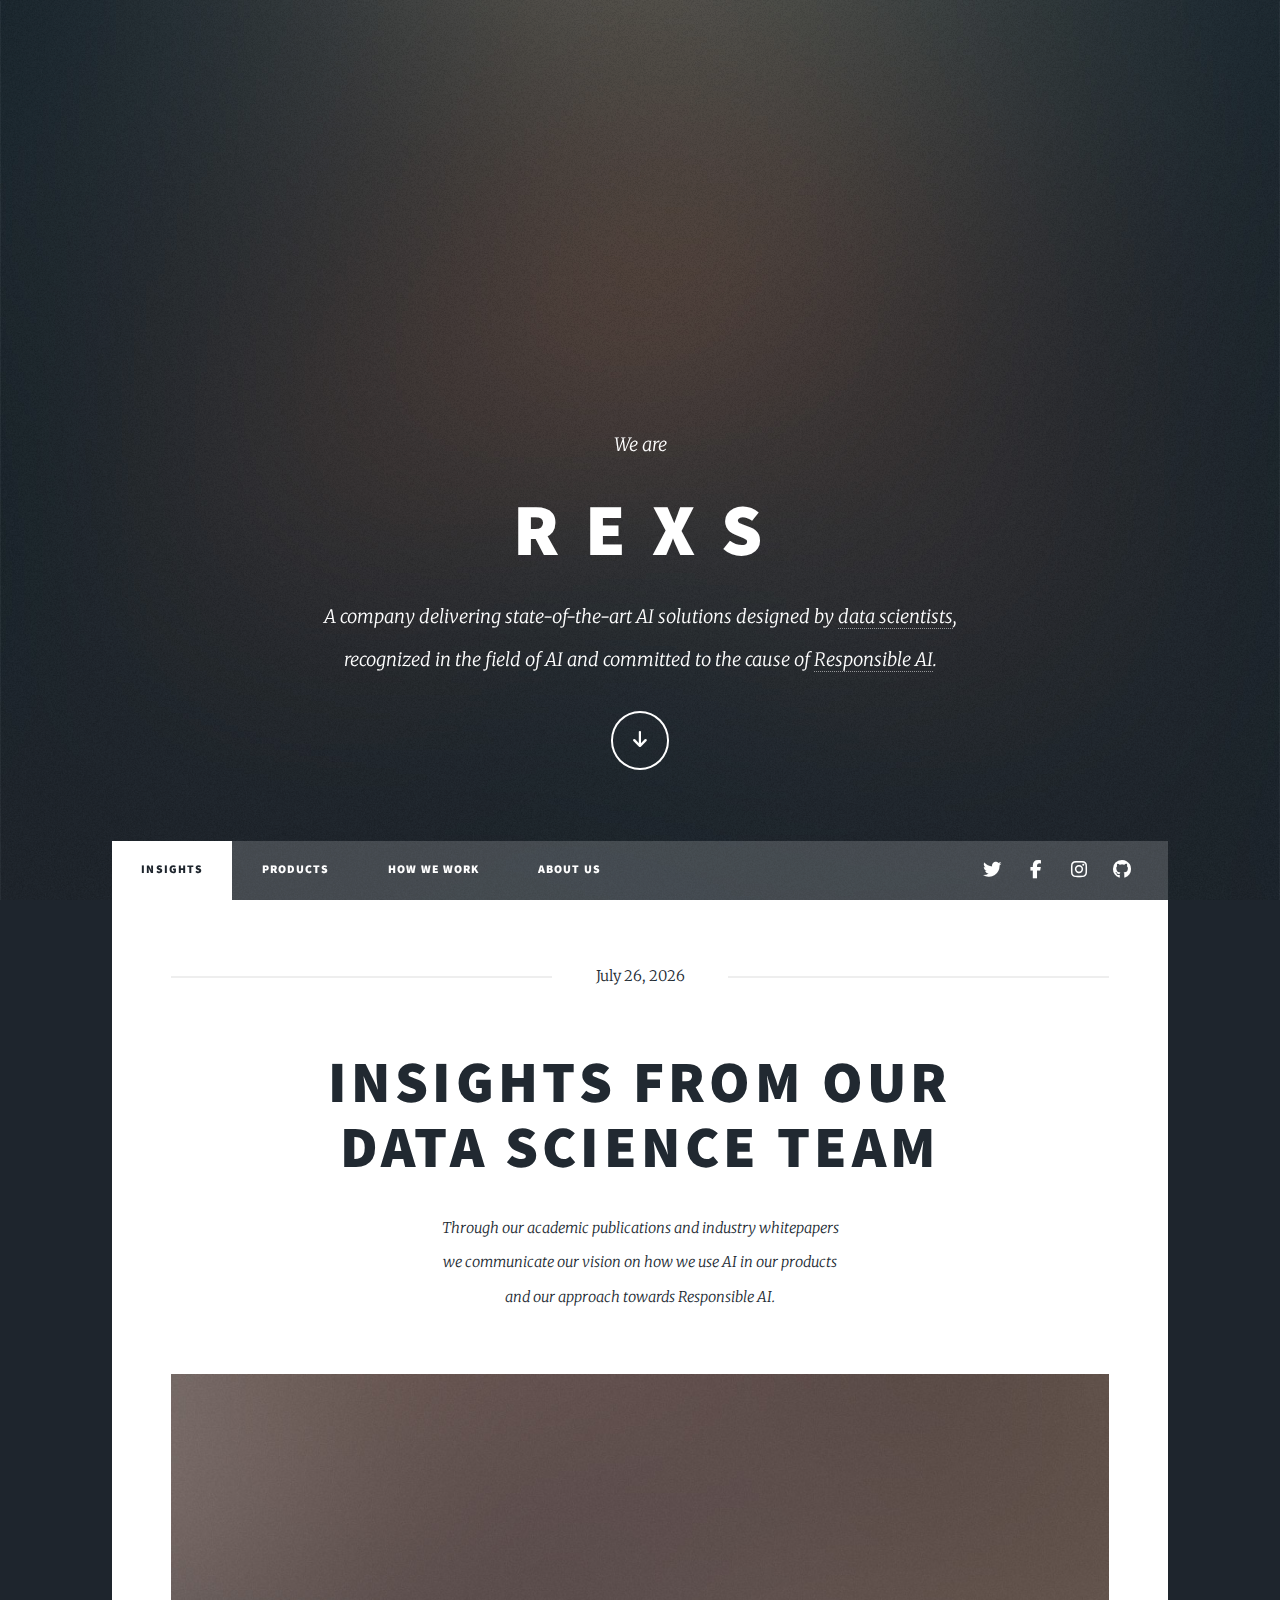
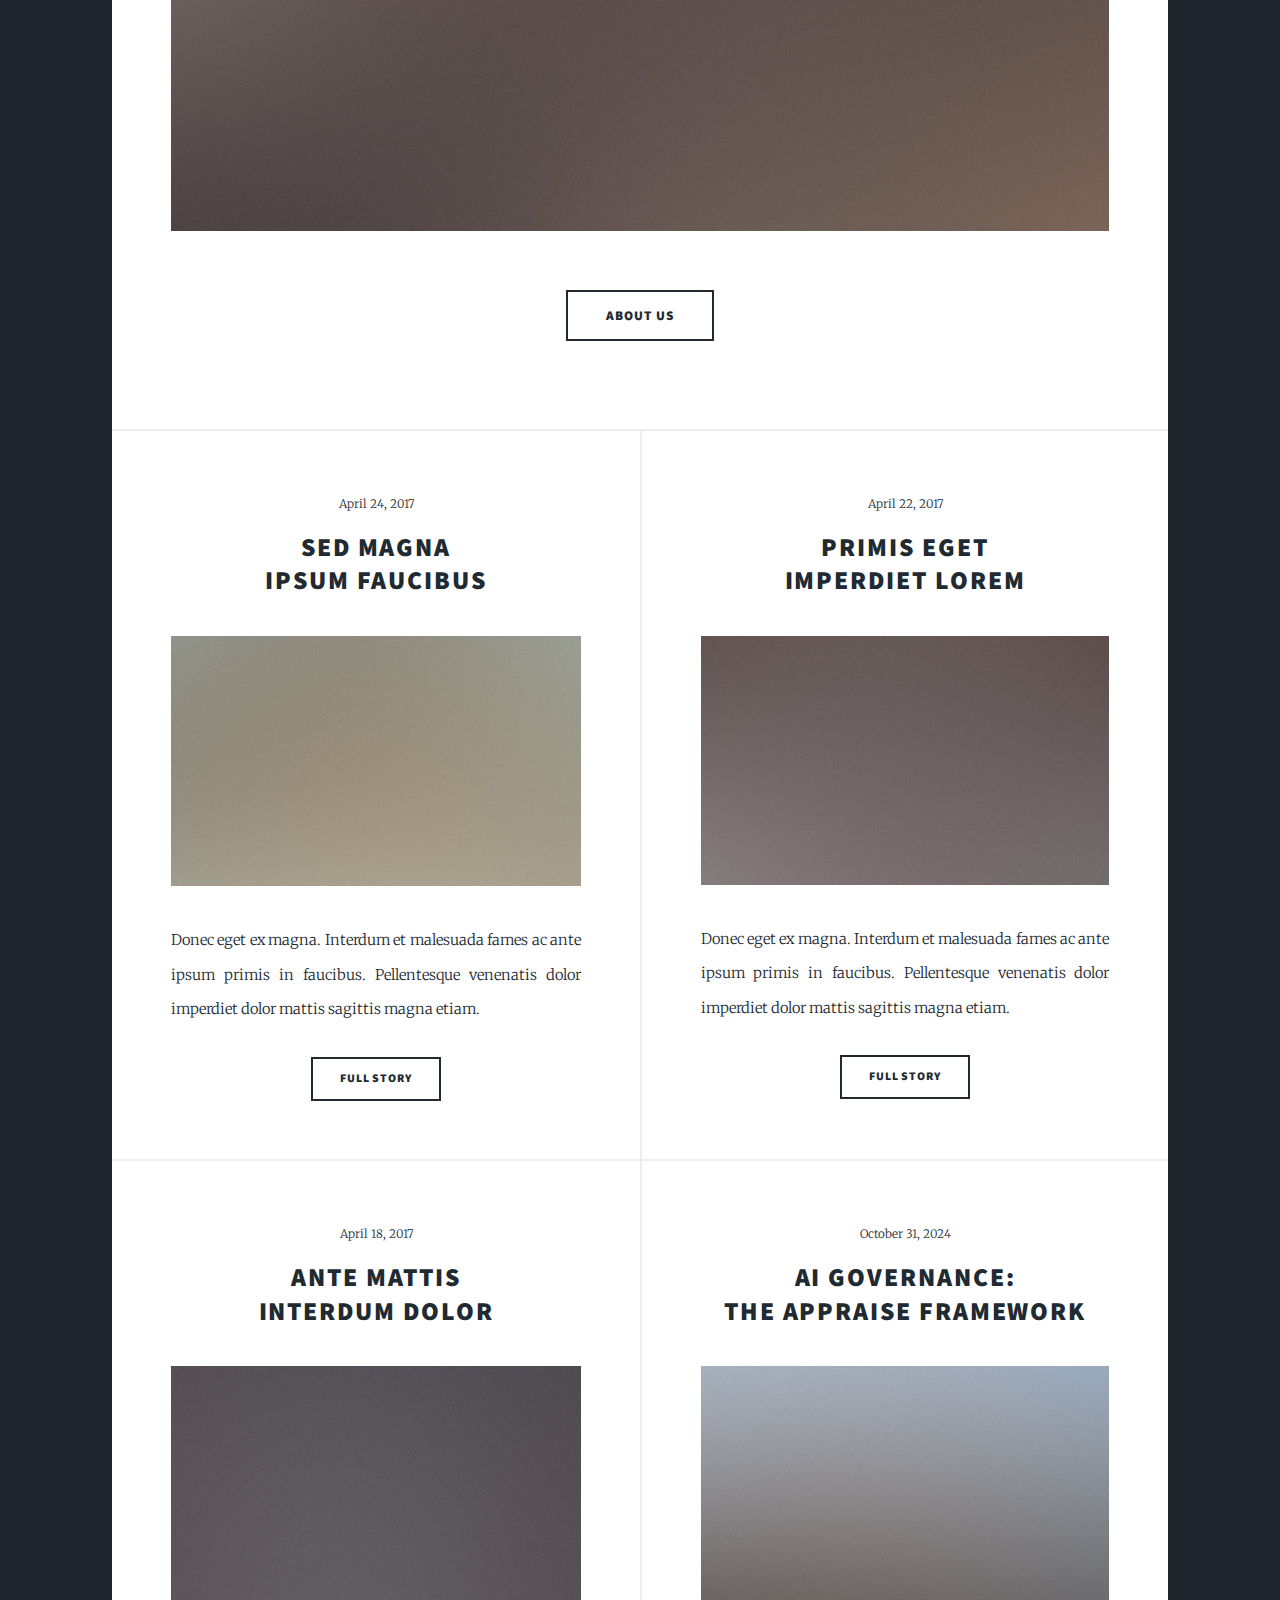
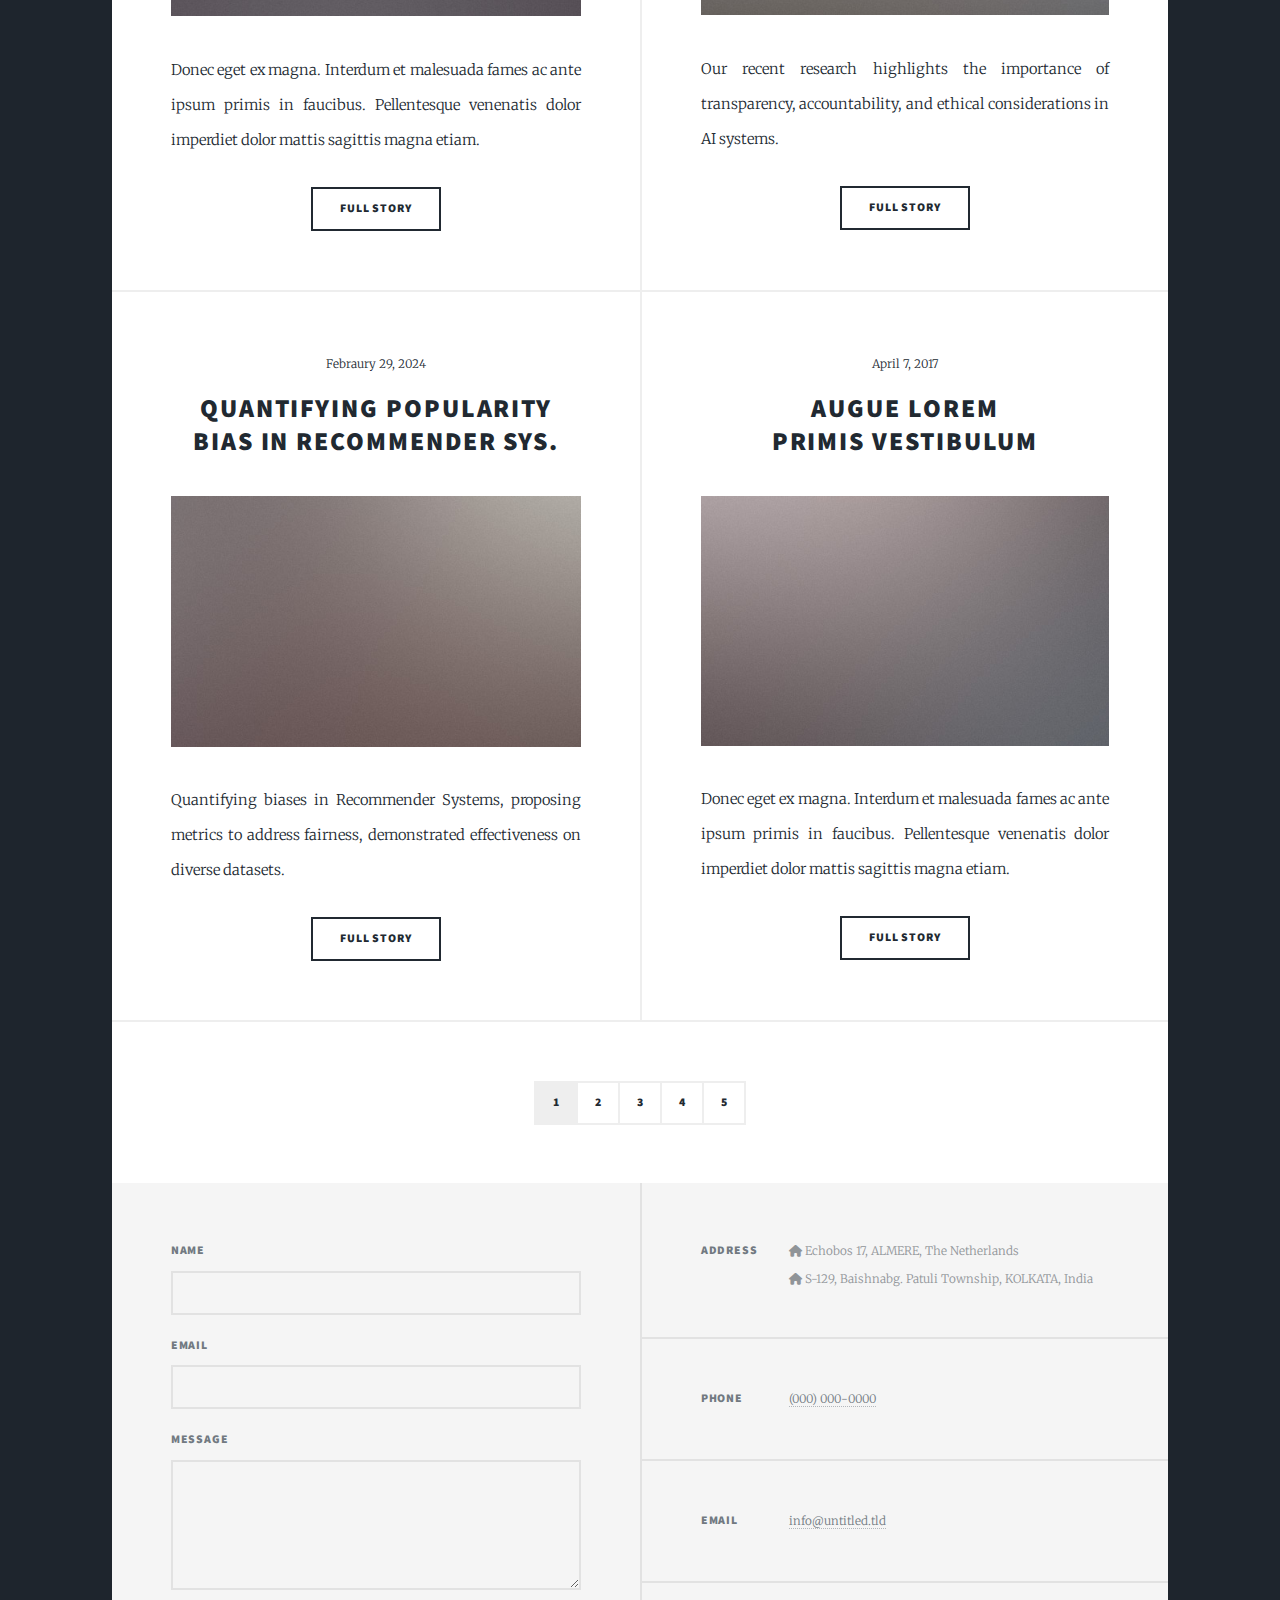
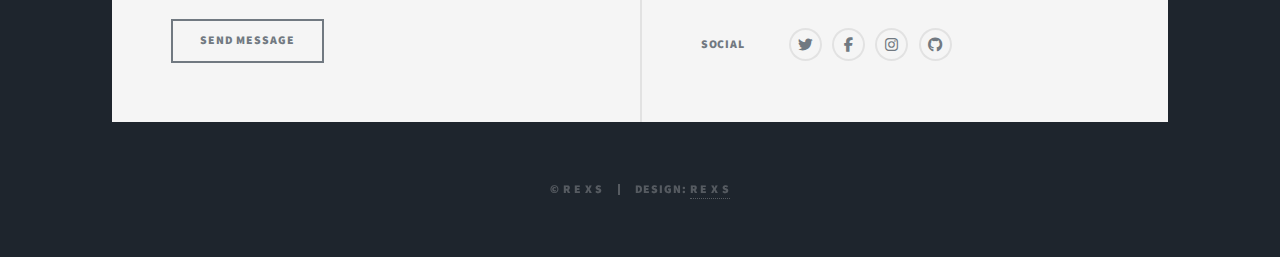
<file: index.html>
<!DOCTYPE HTML>
<!--
	REXS
-->
<html>
	<head>
		<title>REXS</title>
		<meta charset="utf-8" />
		<meta name="viewport" content="width=device-width, initial-scale=1, user-scalable=no" />
		<link rel="stylesheet" href="assets/css/main.css" />
		<link rel="stylesheet" href="https://cdnjs.cloudflare.com/ajax/libs/font-awesome/6.5.0/css/all.min.css">
		<noscript><link rel="stylesheet" href="assets/css/noscript.css" /></noscript>
	</head>
	<body class="is-preload">

		<!-- Wrapper -->
			<div id="wrapper" class="fade-in">

				<!-- Intro -->
					<div id="intro">
						<p>We are </p>
						<h1>R E X S</h1>
						<p>A company delivering state-of-the-art AI solutions designed by <a href="https://twitter.com/ajlkn">data scientists</a>, <br />
						recognized in the field of AI and committed to the cause of <a href="https://html5up.net/license">Responsible AI</a>.</p>
						<ul class="actions">
							<li><a href="#header" class="button icon solid solo fa-arrow-down scrolly">Continue</a></li>
						</ul>
					</div>

				<!-- Header -->				
					<header id="header">
  						<a href="index.html" class="logo">
							<span style="color: #47D45A;">r</span>
    							<span style="color: #FDCF0A;">e</span><br>
   	 						<span style="color: #46B1E1;">x</span>
    							<span style="color: #D86ECC;">s</span>
  						</a>
					</header>




				<!-- Nav -->
					<nav id="nav">
						<ul class="links">
							<li class="active"><a href="index.html">Insights</a></li>
							<li><a href="Products - RecSys.html">Products</a></li>
							<li><a href="elements.html">How We Work</a></li>
							<li><a href="About Us.html">About Us</a></li>
						</ul>
						<ul class="icons">
							<li><a href="#" class="icon brands fa-twitter"><span class="label">Twitter</span></a></li>
							<li><a href="#" class="icon brands fa-facebook-f"><span class="label">Facebook</span></a></li>
							<li><a href="#" class="icon brands fa-instagram"><span class="label">Instagram</span></a></li>
							<li><a href="#" class="icon brands fa-github"><span class="label">GitHub</span></a></li>
						</ul>
					</nav>

				<!-- Main -->
					<div id="main">

						<!-- Featured Post -->
							<article class="post featured">
								<header class="major">
									<span class="date" id="current-date"></span>
									<h2><a href="#">Insights from our <br />
									data science team</a></h2>
									<p>Through our academic publications and industry whitepapers<br />
									we communicate our vision on how we use AI in our products<br />
									and our approach towards Responsible AI.</p>
								</header>
								<a href="#" class="image main"><img src="images/pic01.jpg" alt="" /></a>
								<ul class="actions special">
									<li><a href="#" class="button large">About Us</a></li>
								</ul>
							</article>

						<!-- Posts -->
							<section class="posts">
								<article>
									<header>
										<span class="date">April 24, 2017</span>
										<h2><a href="#">Sed magna<br />
										ipsum faucibus</a></h2>
									</header>
									<a href="#" class="image fit"><img src="images/pic02.jpg" alt="" /></a>
									<p>Donec eget ex magna. Interdum et malesuada fames ac ante ipsum primis in faucibus. Pellentesque venenatis dolor imperdiet dolor mattis sagittis magna etiam.</p>
									<ul class="actions special">
										<li><a href="#" class="button">Full Story</a></li>
									</ul>
								</article>
								<article>
									<header>
										<span class="date">April 22, 2017</span>
										<h2><a href="#">Primis eget<br />
										imperdiet lorem</a></h2>
									</header>
									<a href="#" class="image fit"><img src="images/pic03.jpg" alt="" /></a>
									<p>Donec eget ex magna. Interdum et malesuada fames ac ante ipsum primis in faucibus. Pellentesque venenatis dolor imperdiet dolor mattis sagittis magna etiam.</p>
									<ul class="actions special">
										<li><a href="#" class="button">Full Story</a></li>
									</ul>
								</article>
								<article>
									<header>
										<span class="date">April 18, 2017</span>
										<h2><a href="#">Ante mattis<br />
										interdum dolor</a></h2>
									</header>
									<a href="#" class="image fit"><img src="images/pic04.jpg" alt="" /></a>
									<p>Donec eget ex magna. Interdum et malesuada fames ac ante ipsum primis in faucibus. Pellentesque venenatis dolor imperdiet dolor mattis sagittis magna etiam.</p>
									<ul class="actions special">
										<li><a href="#" class="button">Full Story</a></li>
									</ul>
								</article>
								<article>
									<header>
										<span class="date">October 31, 2024</span>
										<h2><a href="documents/Appraise_Aies.pdf">AI Governance:<br />
										The APPRAISE Framework</a></h2>
									</header>
									<a href="documents/Appraise_Aies.pdf" class="image fit"><img src="images/pic05.jpg" alt="" /></a>
									<p>Our recent research highlights the importance of transparency, accountability, and ethical considerations in AI systems.</p>
									<ul class="actions special">
										<li><a href="documents/Appraise_Aies.pdf" class="button">Full Story</a></li>
									</ul>
								</article>
								<article>
									<header>
										<span class="date">Febraury 29, 2024</span>
										<h2><a href="documents/Popularity Bias.pdf">Quantifying Popularity<br />
										Bias in Recommender Sys.</a></h2>
									</header>
									<a href="documents/Popularity Bias.pdf" class="image fit"><img src="images/pic06.jpg" alt="" /></a>
									<p>Quantifying biases in Recommender Systems, proposing metrics to address fairness, demonstrated effectiveness on diverse datasets.</p>
									<ul class="actions special">
										<li><a href="documents/Popularity Bias.pdf" class="button">Full Story</a></li>
									</ul>
								</article>
								<article>
									<header>
										<span class="date">April 7, 2017</span>
										<h2><a href="#">Augue lorem<br />
										primis vestibulum</a></h2>
									</header>
									<a href="#" class="image fit"><img src="images/pic07.jpg" alt="" /></a>
									<p>Donec eget ex magna. Interdum et malesuada fames ac ante ipsum primis in faucibus. Pellentesque venenatis dolor imperdiet dolor mattis sagittis magna etiam.</p>
									<ul class="actions special">
										<li><a href="#" class="button">Full Story</a></li>
									</ul>
								</article>
							</section>

						<!-- Footer -->
							<footer>
								<div class="pagination">
									<!--<a href="#" class="previous">Prev</a>-->
									<a href="#" class="page active">1</a>
									<a href="Page2.html" class="page">2</a>
									<a href="Page3.html" class="page">3</a>
									<a href="Page4.html" class="page">4</a>
									<a href="Page5.html" class="page">5</a>
								</div>
							</footer>

					</div>

				<!-- Footer -->
					<footer id="footer">
						<section>
							<form method="post" action="#">
								<div class="fields">
									<div class="field">
										<label for="name">Name</label>
										<input type="text" name="name" id="name" />
									</div>
									<div class="field">
										<label for="email">Email</label>
										<input type="text" name="email" id="email" />
									</div>
									<div class="field">
										<label for="message">Message</label>
										<textarea name="message" id="message" rows="3"></textarea>
									</div>
								</div>
								<ul class="actions">
									<li><input type="submit" value="Send Message" /></li>
								</ul>
							</form>
						</section>
						<section class="split contact">
							<section class="alt">
								<h3>Address</h3>
								<p>    
								<i class="fas fa-house"></i> Echobos 17, ALMERE, The Netherlands<br />
    							<i class="fas fa-house"></i> S-129, Baishnabg. Patuli Township, KOLKATA, India
								</p>
							</section>
							<section>
								<h3>Phone</h3>
								<p><a href="#">(000) 000-0000</a></p>
							</section>
							<section>
								<h3>Email</h3>
								<p><a href="#">info@untitled.tld</a></p>
							</section>
							<section>
								<h3>Social</h3>
								<ul class="icons alt">
									<li><a href="#" class="icon brands alt fa-twitter"><span class="label">Twitter</span></a></li>
									<li><a href="#" class="icon brands alt fa-facebook-f"><span class="label">Facebook</span></a></li>
									<li><a href="#" class="icon brands alt fa-instagram"><span class="label">Instagram</span></a></li>
									<li><a href="#" class="icon brands alt fa-github"><span class="label">GitHub</span></a></li>
								</ul>
							</section>
						</section>
					</footer>

				<!-- Copyright -->
					<div id="copyright">
						<ul><li>&copy; R E X S </li><li>Design: <a href="">R E X S</a></li></ul>
					</div>

			</div>

		<!-- Scripts -->
			<script src="assets/js/jquery.min.js"></script>
			<script src="assets/js/jquery.scrollex.min.js"></script>
			<script src="assets/js/jquery.scrolly.min.js"></script>
			<script src="assets/js/browser.min.js"></script>
			<script src="assets/js/breakpoints.min.js"></script>
			<script src="assets/js/util.js"></script>
			<script src="assets/js/main.js"></script>

		
		<script>
  			const options = { year: 'numeric', month: 'long', day: 'numeric' };
  			const today = new Date().toLocaleDateString(undefined, options);
  			document.getElementById('current-date').textContent = today;
		</script>
	

	</body>
</html>
</file>
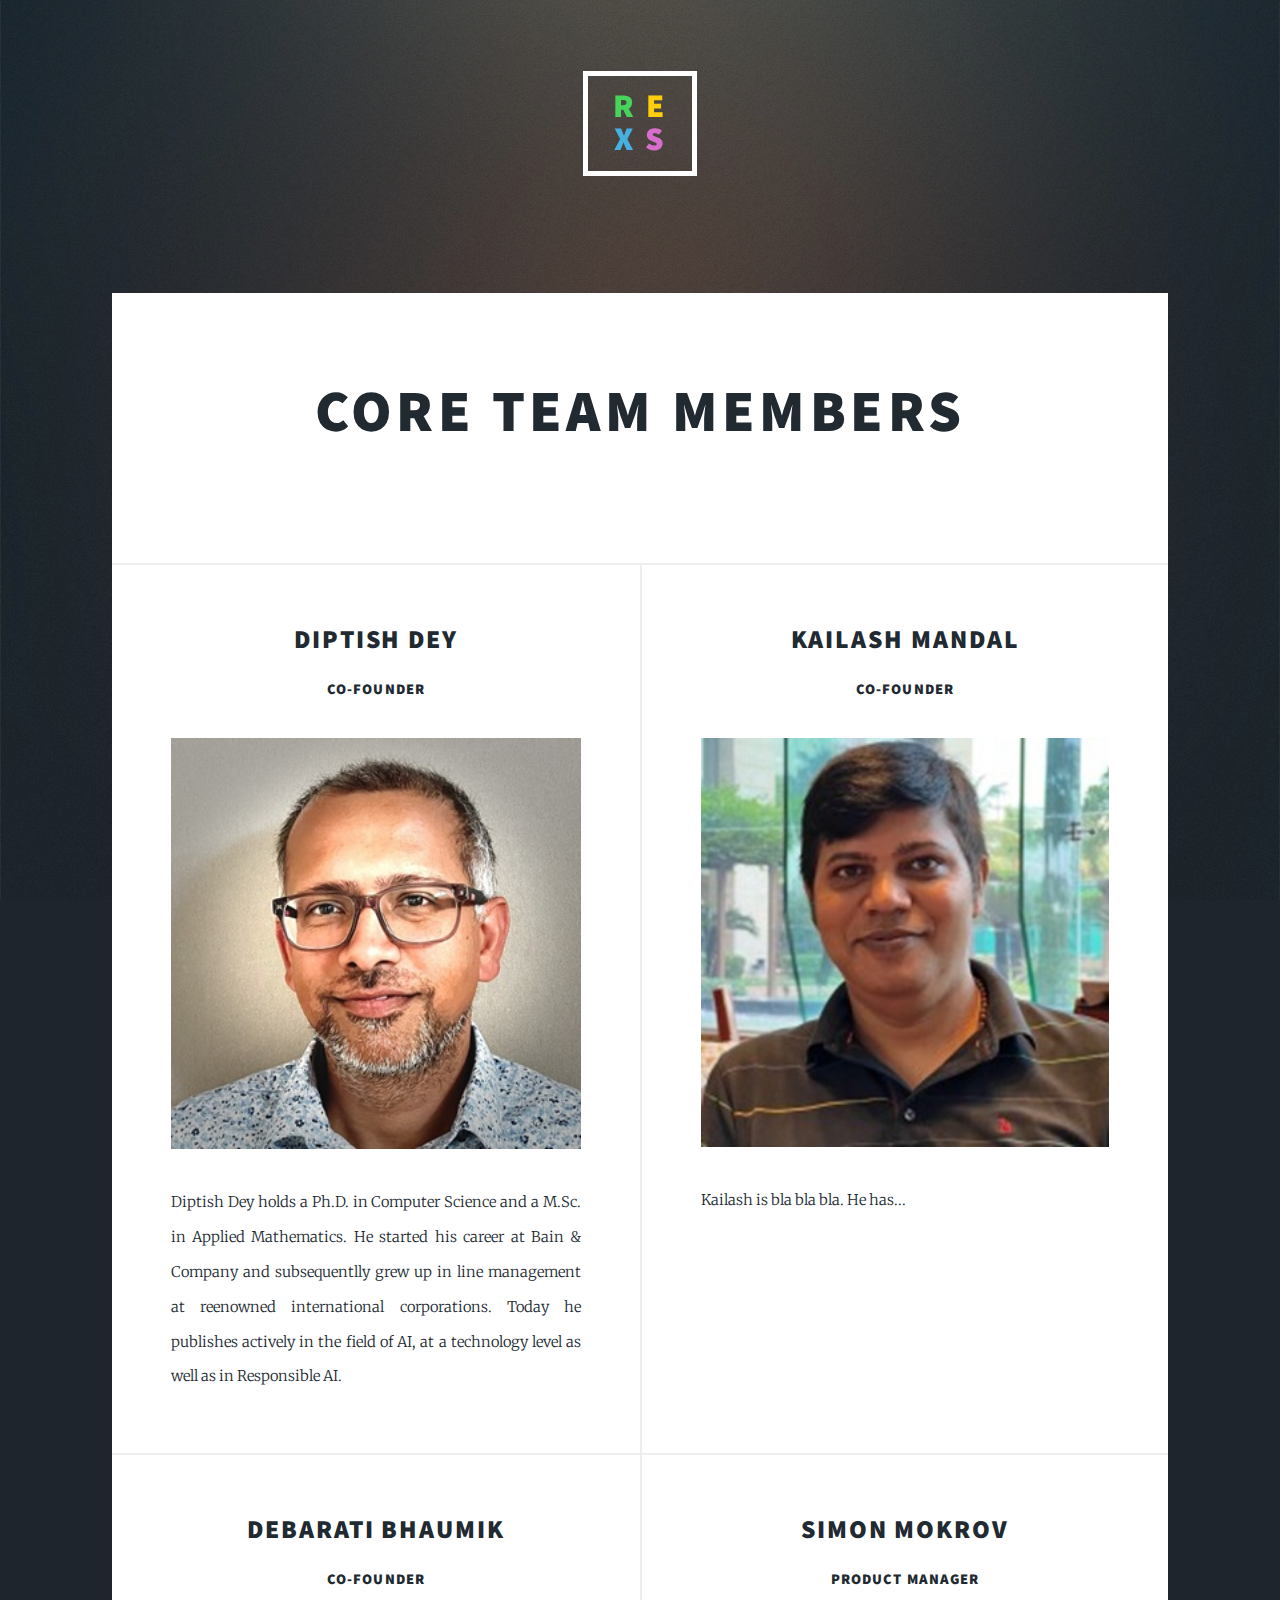
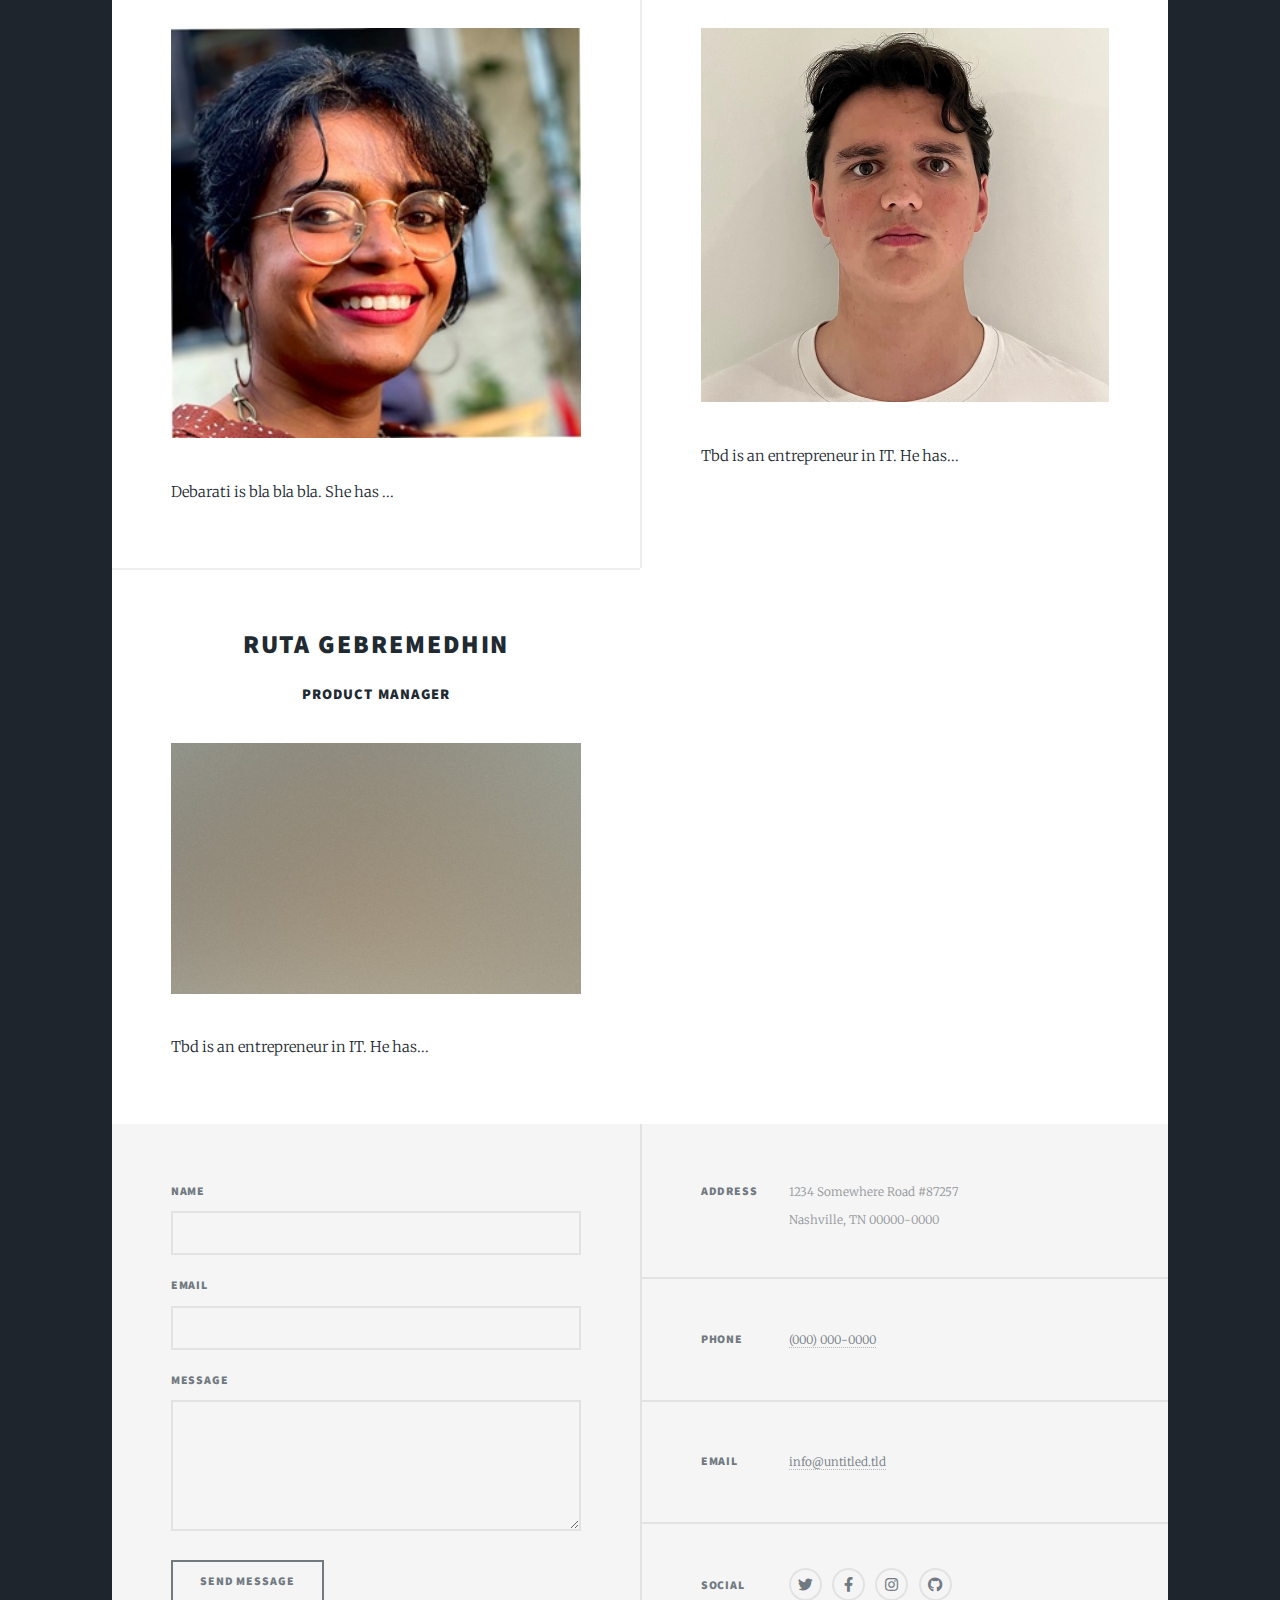
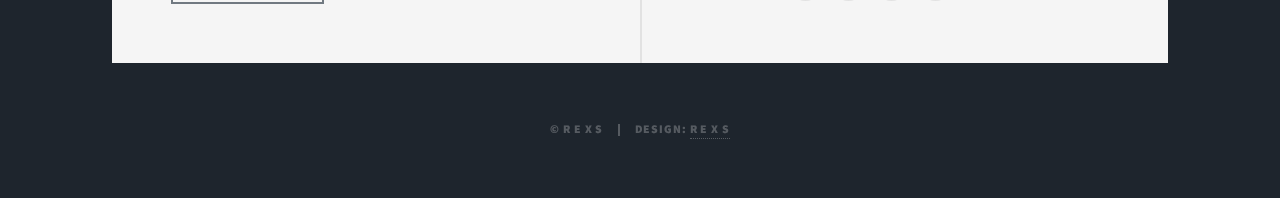
<file: About Us.html>
<!DOCTYPE HTML>
<!--
	REXS
-->
<html>
	<head>
		<title>REXS</title>
		<meta charset="utf-8" />
		<meta name="viewport" content="width=device-width, initial-scale=1, user-scalable=no" />
		<link rel="stylesheet" href="assets/css/main.css" />
		<noscript><link rel="stylesheet" href="assets/css/noscript.css" /></noscript>
	</head>
	<body class="is-preload">

		<!-- Wrapper -->
			<div id="wrapper" class="fade-in">
					
				<!-- Header -->				
					<header id="header">
  						<a href="index.html" class="logo">
							<span style="color: #47D45A;">r</span>
    							<span style="color: #FDCF0A;">e</span><br>
   	 						<span style="color: #46B1E1;">x</span>
    							<span style="color: #D86ECC;">s</span>
  						</a>
					</header>

				<!-- Main -->
					<div id="main">

						<!-- Featured Post -->
							<article class="post featured">
								<header class="major">
									<h2><a href="#">Core Team Members</a></h2>
								</header>
							</article>

						<!-- Posts -->
							<section class="posts">
								<article>
									<header>
										<h2><a href="#">Diptish Dey</a></h2>
										<h4><a href="#">Co-Founder</a></h3>
									</header>
									<a href="#" class="image fit"><img src="images/Diptish.jpg" alt="" /></a>
									<p>Diptish Dey holds a Ph.D. in Computer Science and a M.Sc. in Applied Mathematics. He started his career at Bain & Company and subsequentlly grew up in line management at reenowned international corporations. Today he publishes actively in the field of AI, at a technology level as well as in Responsible AI. </p>
								</article>
								<article>
									<header>
										<h2><a href="#">Kailash Mandal</a></h2>
										<h4><a href="#">Co-Founder</a></h3>
									</header>
									<a href="#" class="image fit"><img src="images/Kailash.jpg" alt="" /></a>
									<p>Kailash is bla bla bla. He has...</p>
								</article>
								<article>
									<header>
										<h2><a href="#">Debarati Bhaumik</a></h2>
										<h4><a href="#">Co-Founder</a></h3>
									</header>
									<a href="#" class="image fit"><img src="images/Debarati.jpg" alt="" /></a>
									<p>Debarati is bla bla bla. She has ... </p>
								</article>
								<article>
									<header>
										<h2><a href="#">Simon Mokrov</a></h2>
										<h4><a href="#">Product Manager</a></h3>
									</header>
									<a href="#" class="image fit"><img src="images/Simon.jpg" alt="" /></a>
									<p>Tbd is an entrepreneur in IT. He has...</p>
								</article>
								<article>
									<header>
										<h2><a href="#">Ruta Gebremedhin</a></h2>
										<h4><a href="#">Product Manager</a></h3>
									</header>
									<a href="#" class="image fit"><img src="images/pic02.jpg" alt="" /></a>
									<p>Tbd is an entrepreneur in IT. He has...</p>
								</article>
							</section>

					</div>

				<!-- Footer -->
					<footer id="footer">
						<section>
							<form method="post" action="#">
								<div class="fields">
									<div class="field">
										<label for="name">Name</label>
										<input type="text" name="name" id="name" />
									</div>
									<div class="field">
										<label for="email">Email</label>
										<input type="text" name="email" id="email" />
									</div>
									<div class="field">
										<label for="message">Message</label>
										<textarea name="message" id="message" rows="3"></textarea>
									</div>
								</div>
								<ul class="actions">
									<li><input type="submit" value="Send Message" /></li>
								</ul>
							</form>
						</section>
						<section class="split contact">
							<section class="alt">
								<h3>Address</h3>
								<p>1234 Somewhere Road #87257<br />
								Nashville, TN 00000-0000</p>
							</section>
							<section>
								<h3>Phone</h3>
								<p><a href="#">(000) 000-0000</a></p>
							</section>
							<section>
								<h3>Email</h3>
								<p><a href="#">info@untitled.tld</a></p>
							</section>
							<section>
								<h3>Social</h3>
								<ul class="icons alt">
									<li><a href="#" class="icon brands alt fa-twitter"><span class="label">Twitter</span></a></li>
									<li><a href="#" class="icon brands alt fa-facebook-f"><span class="label">Facebook</span></a></li>
									<li><a href="#" class="icon brands alt fa-instagram"><span class="label">Instagram</span></a></li>
									<li><a href="#" class="icon brands alt fa-github"><span class="label">GitHub</span></a></li>
								</ul>
							</section>
						</section>
					</footer>

				<!-- Copyright -->
					<div id="copyright">
						<ul><li>&copy; R E X S</li><li>Design: <a href="">R E X S</a></li></ul>
					</div>

			</div>

		<!-- Scripts -->
			<script src="assets/js/jquery.min.js"></script>
			<script src="assets/js/jquery.scrollex.min.js"></script>
			<script src="assets/js/jquery.scrolly.min.js"></script>
			<script src="assets/js/browser.min.js"></script>
			<script src="assets/js/breakpoints.min.js"></script>
			<script src="assets/js/util.js"></script>
			<script src="assets/js/main.js"></script>

		
		<script>
  			const options = { year: 'numeric', month: 'long', day: 'numeric' };
  			const today = new Date().toLocaleDateString(undefined, options);
  			document.getElementById('current-date').textContent = today;
		</script>
	

	</body>
</html>
</file>
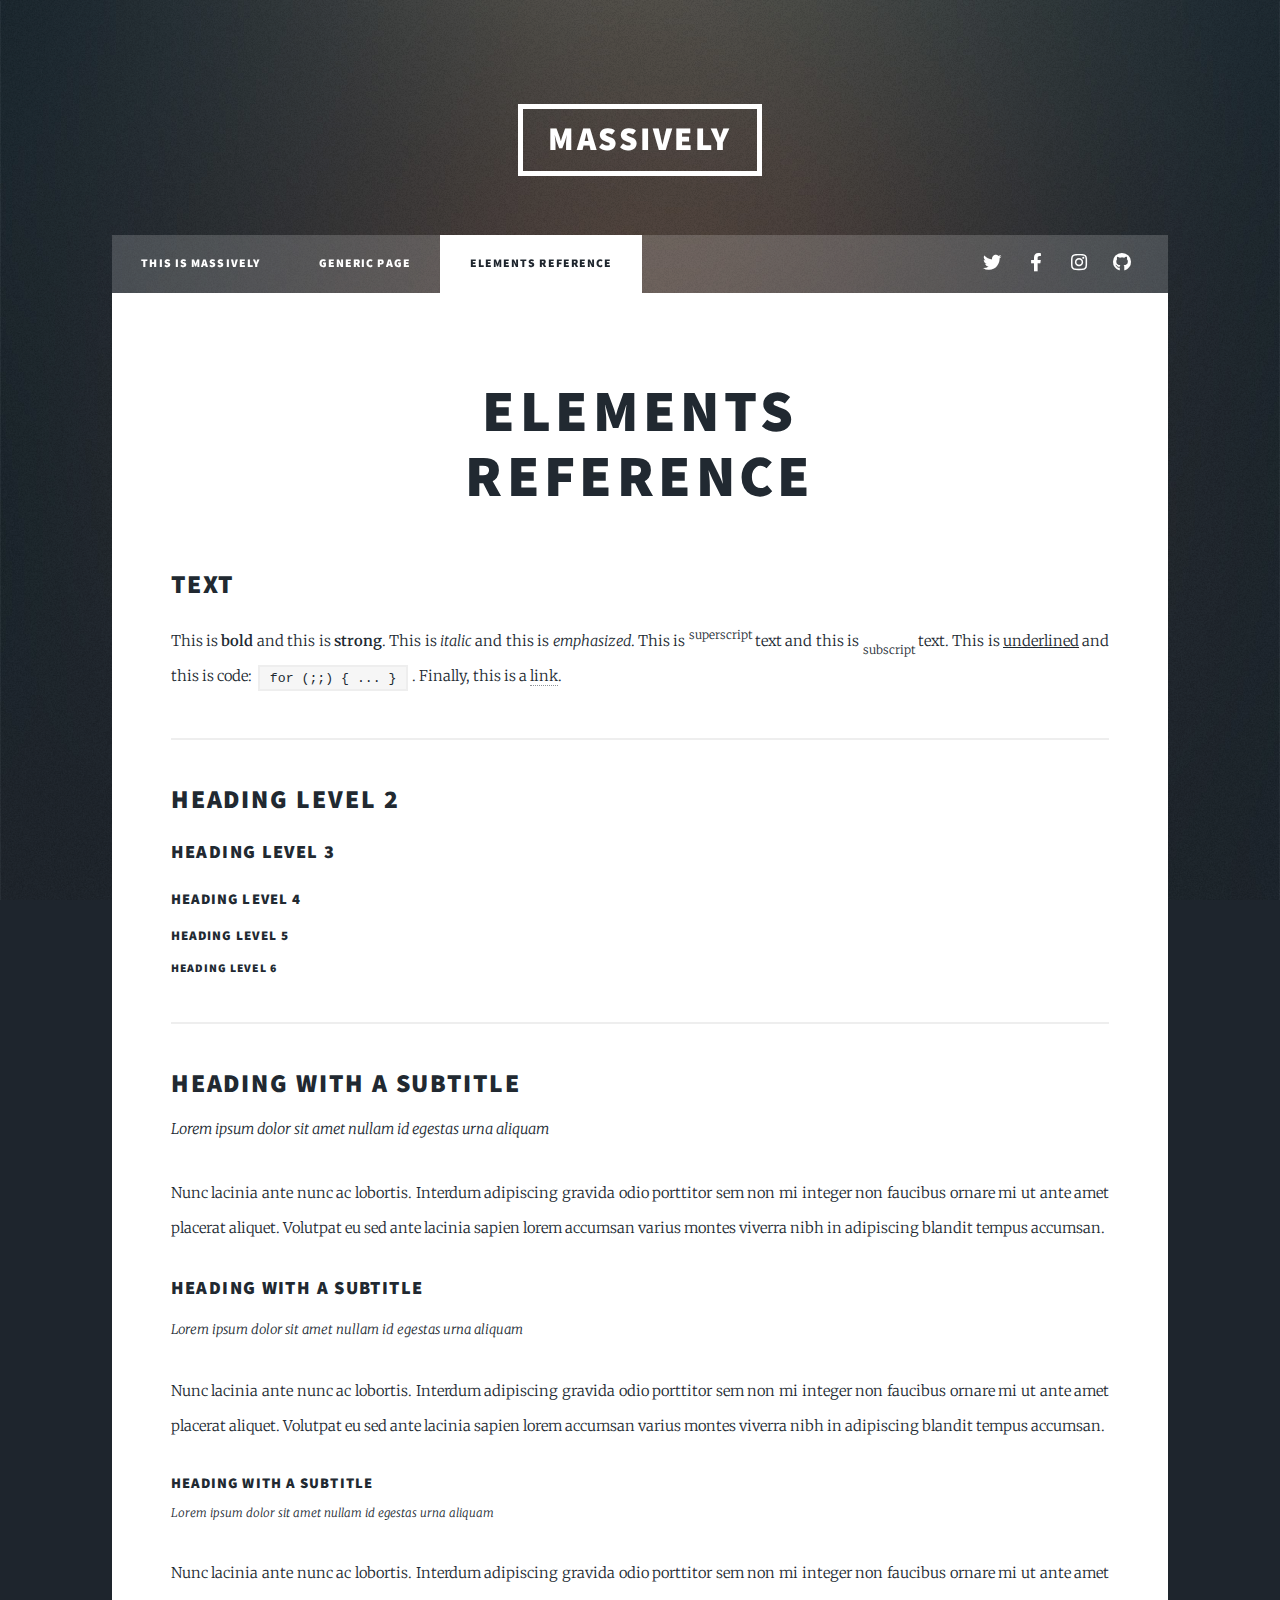
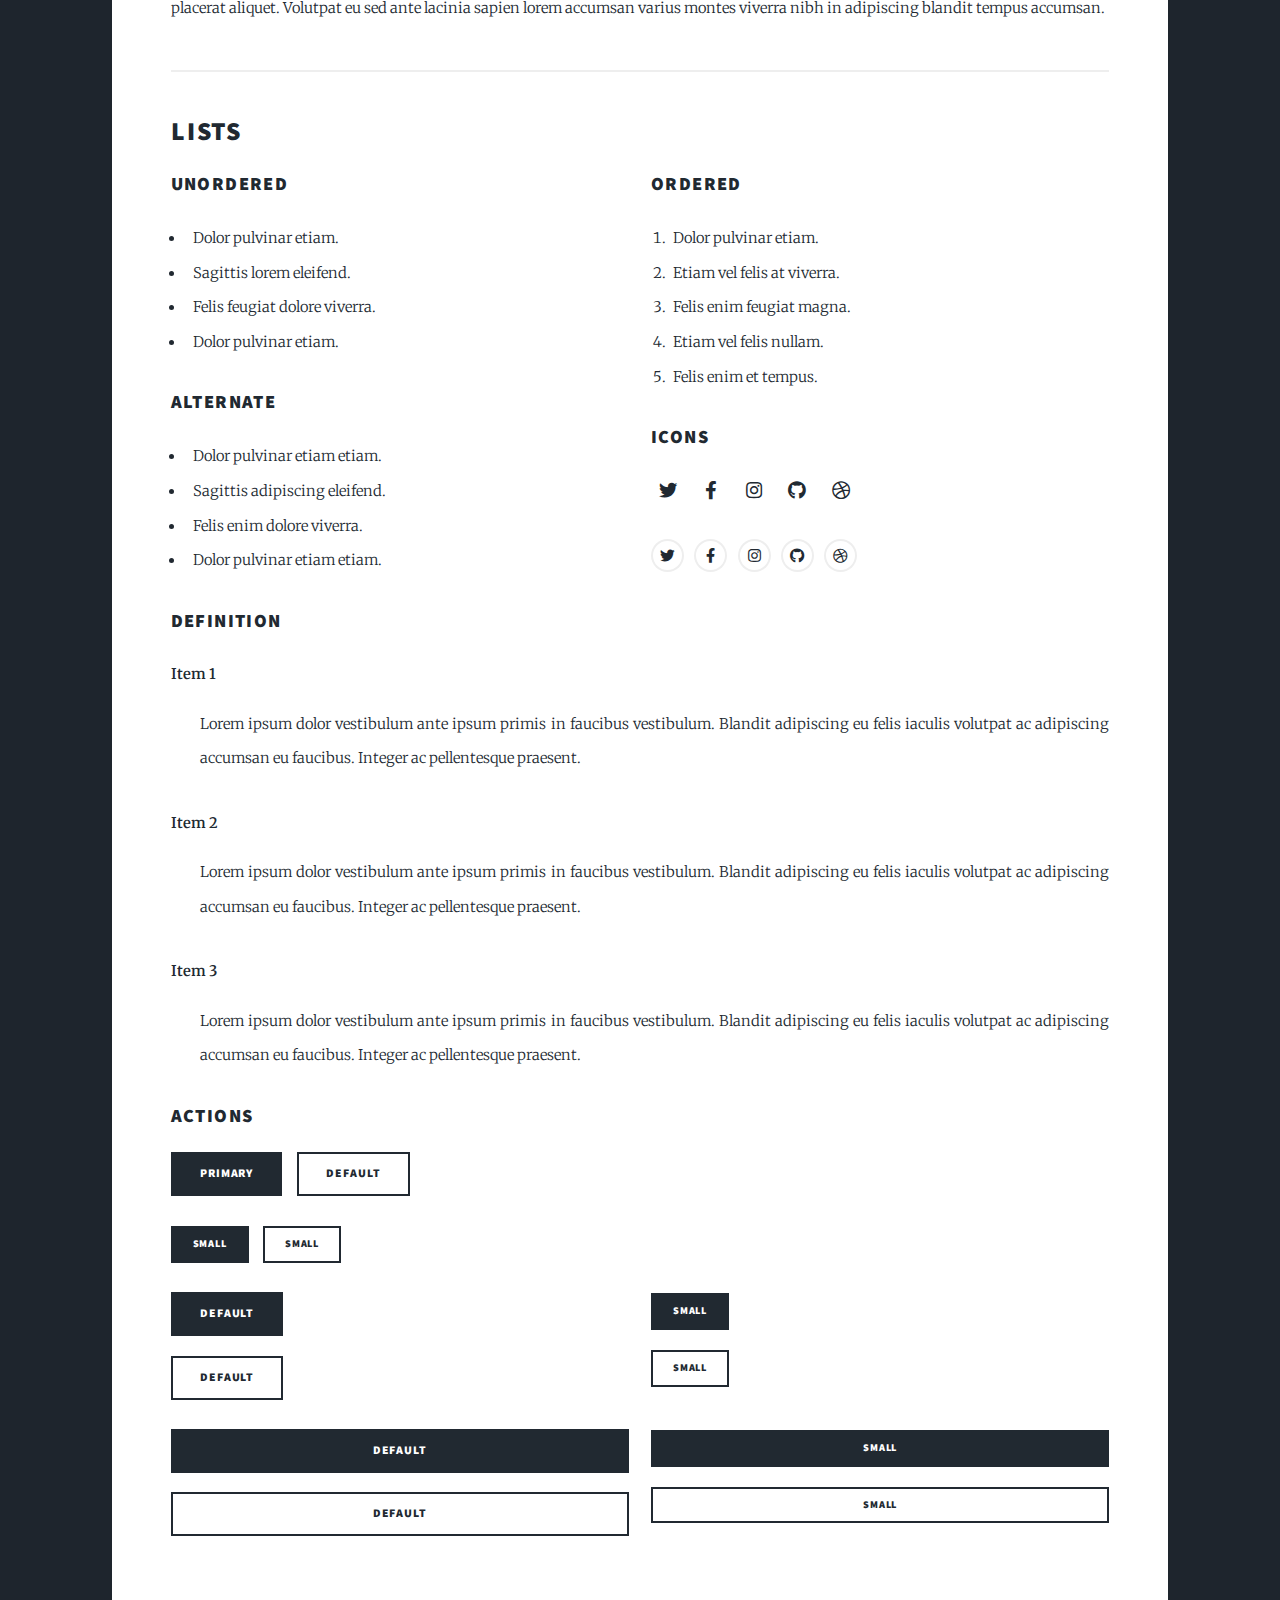
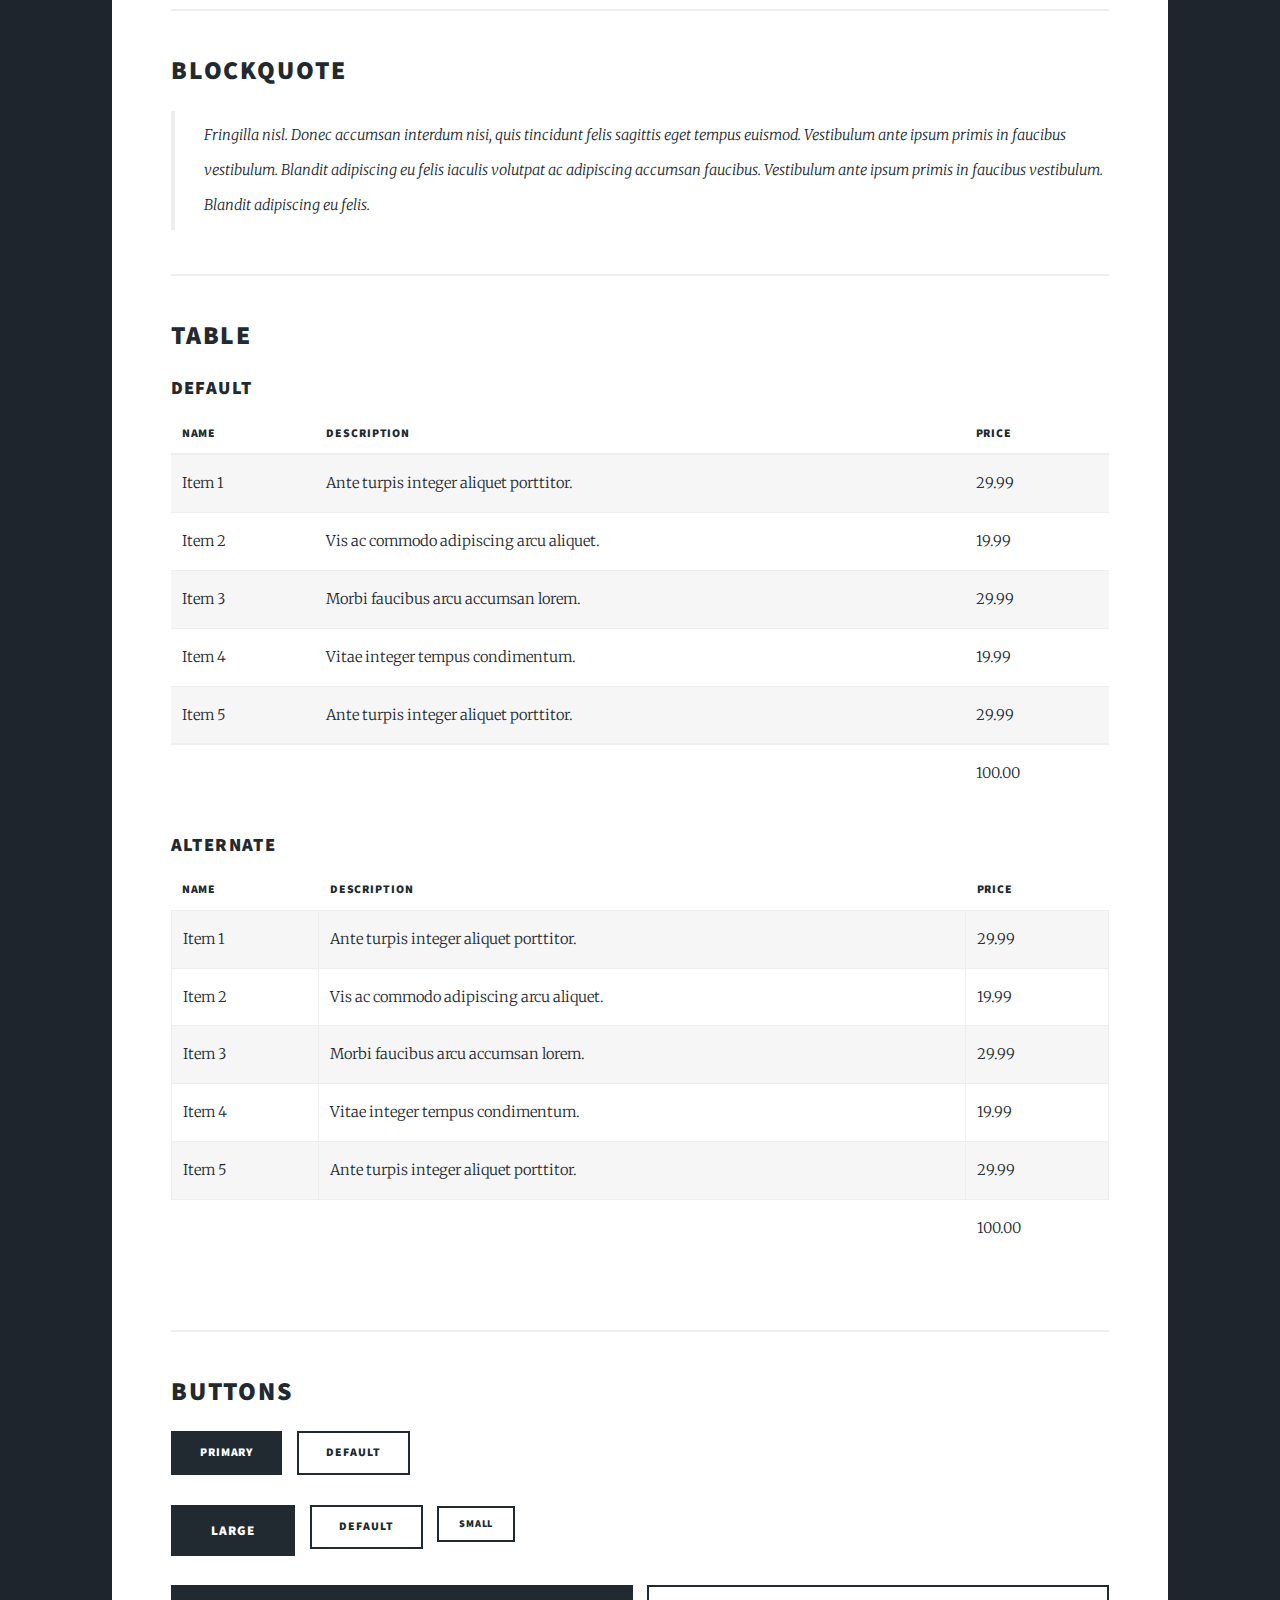
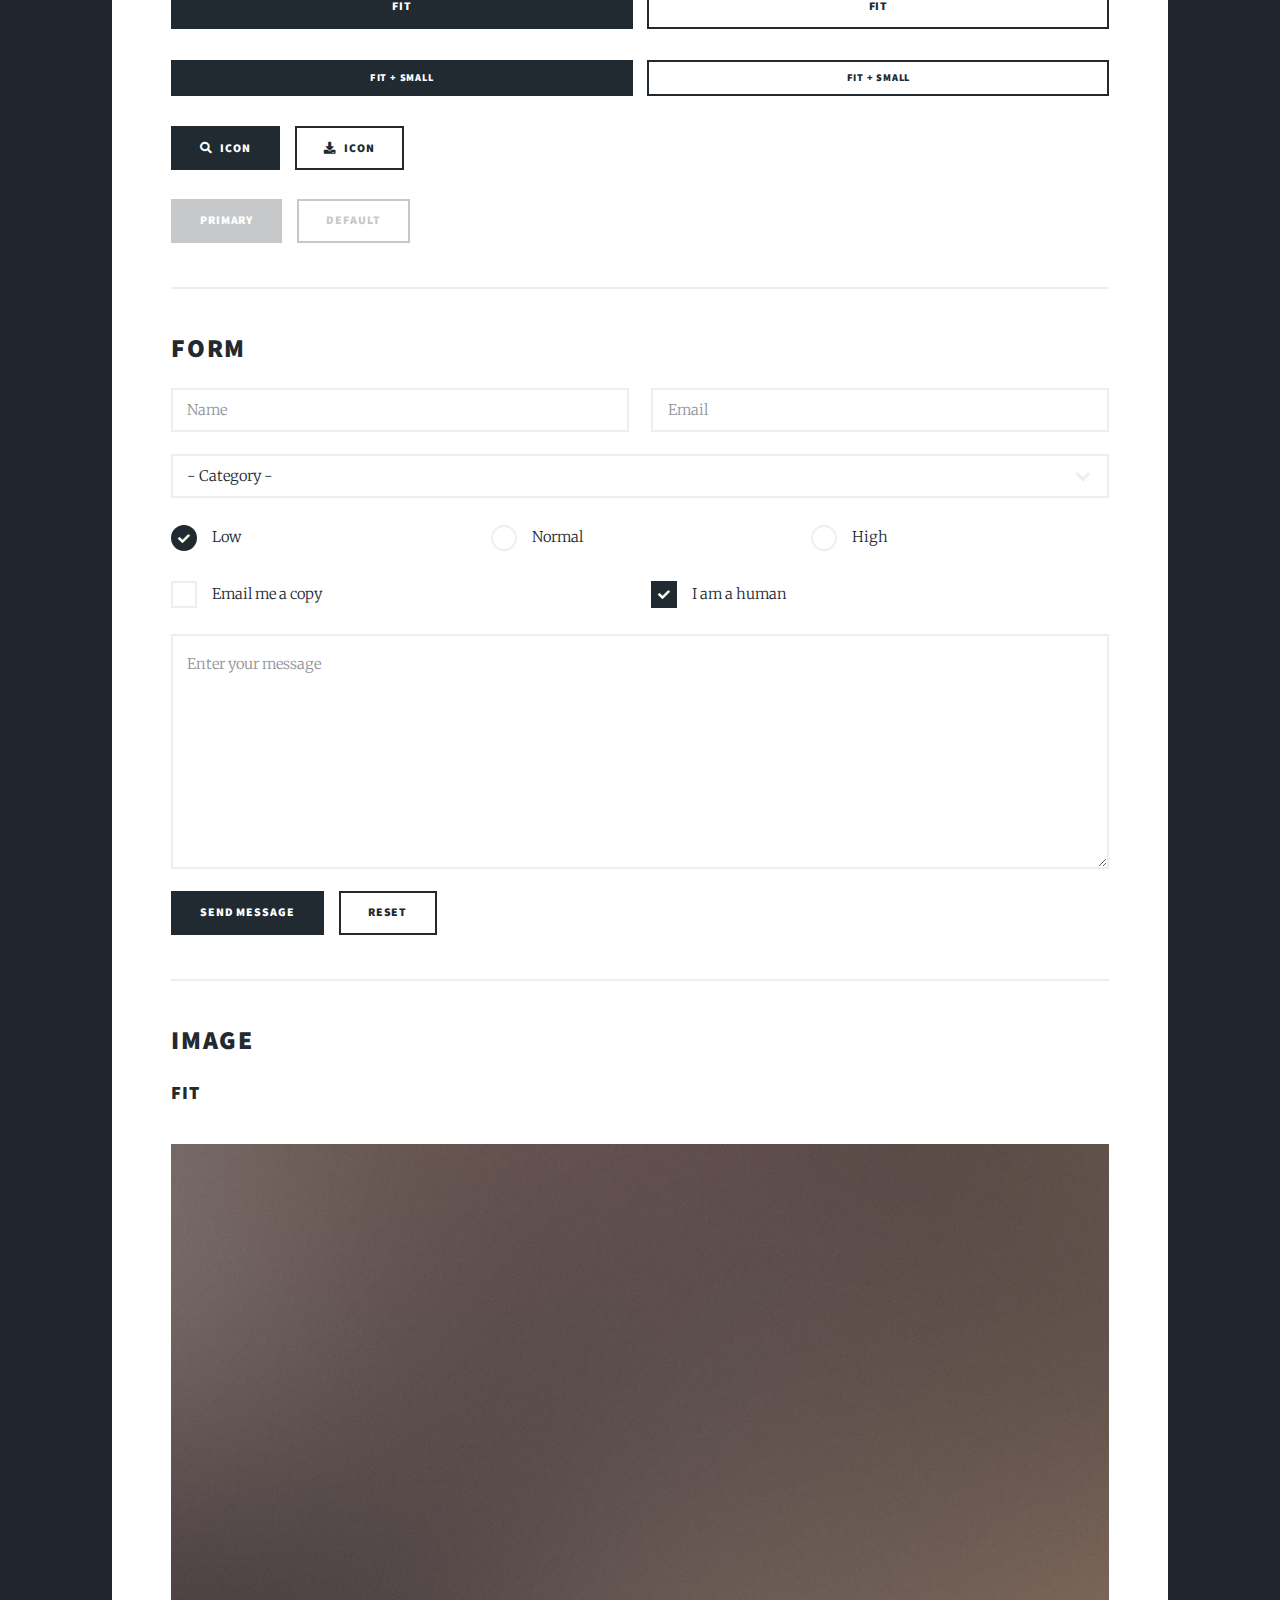
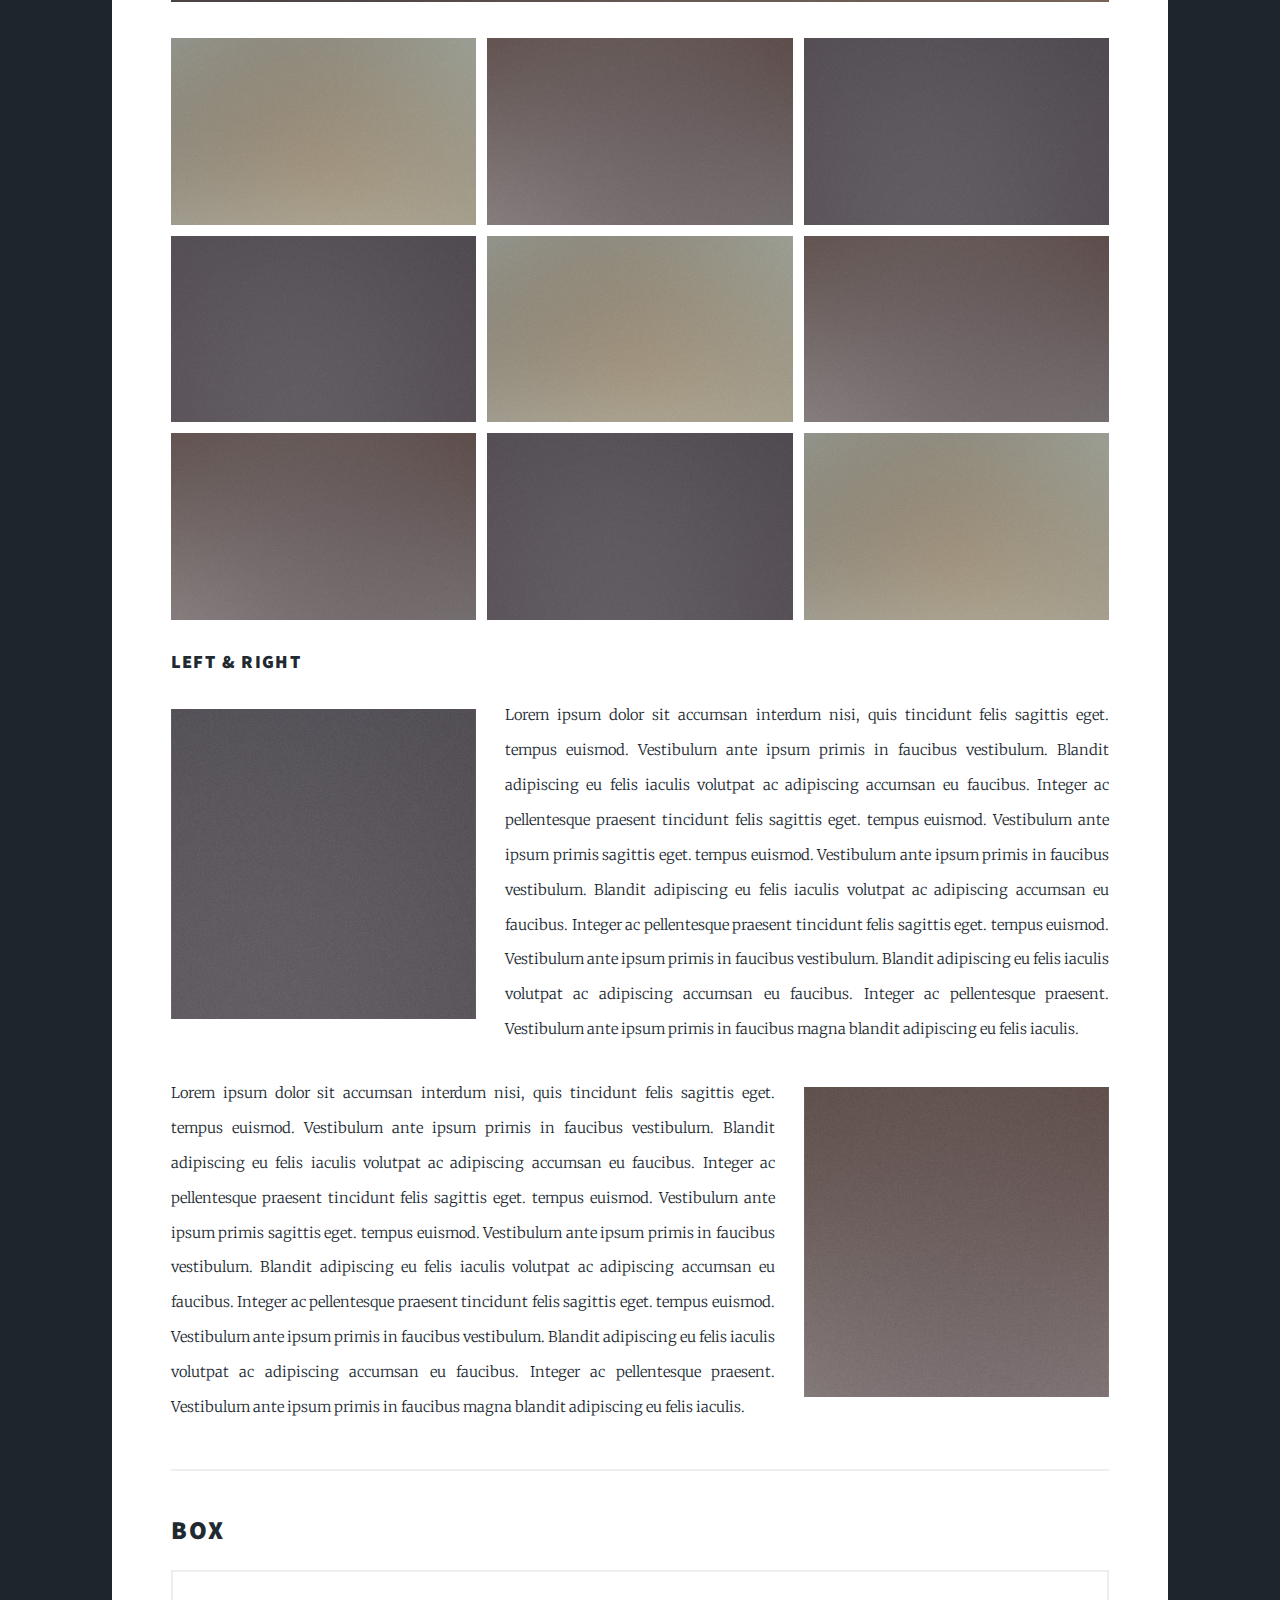
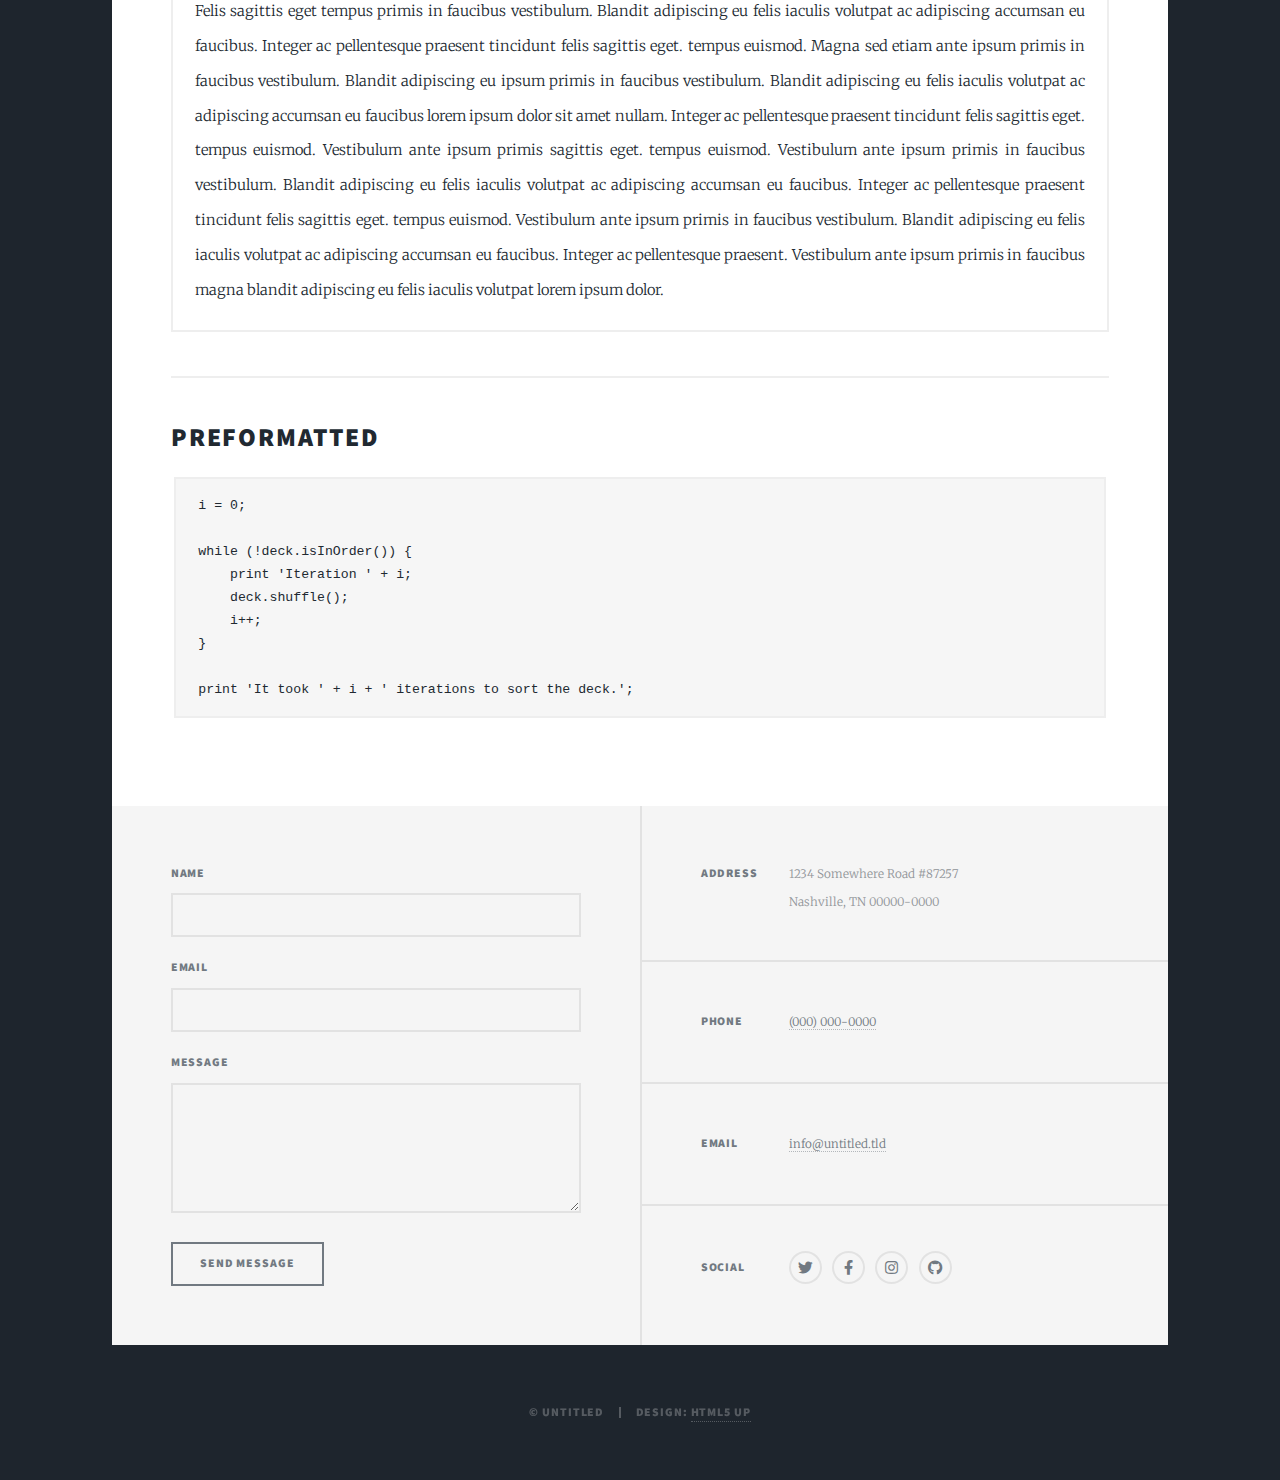
<file: elements.html>
<!DOCTYPE HTML>
<!--
	Massively by HTML5 UP
	html5up.net | @ajlkn
	Free for personal and commercial use under the CCA 3.0 license (html5up.net/license)
-->
<html>
	<head>
		<title>Elements Reference - Massively by HTML5 UP</title>
		<meta charset="utf-8" />
		<meta name="viewport" content="width=device-width, initial-scale=1, user-scalable=no" />
		<link rel="stylesheet" href="assets/css/main.css" />
		<noscript><link rel="stylesheet" href="assets/css/noscript.css" /></noscript>
	</head>
	<body class="is-preload">

		<!-- Wrapper -->
			<div id="wrapper">

				<!-- Header -->
					<header id="header">
						<a href="index.html" class="logo">Massively</a>
					</header>

				<!-- Nav -->
					<nav id="nav">
						<ul class="links">
							<li><a href="index.html">This is Massively</a></li>
							<li><a href="generic.html">Generic Page</a></li>
							<li class="active"><a href="elements.html">Elements Reference</a></li>
						</ul>
						<ul class="icons">
							<li><a href="#" class="icon brands fa-twitter"><span class="label">Twitter</span></a></li>
							<li><a href="#" class="icon brands fa-facebook-f"><span class="label">Facebook</span></a></li>
							<li><a href="#" class="icon brands fa-instagram"><span class="label">Instagram</span></a></li>
							<li><a href="#" class="icon brands fa-github"><span class="label">GitHub</span></a></li>
						</ul>
					</nav>

				<!-- Main -->
					<div id="main">

						<!-- Post -->
							<section class="post">
								<header class="major">
									<h1>Elements<br />
									Reference</h1>
								</header>

								<!-- Text stuff -->
									<h2>Text</h2>
									<p>This is <b>bold</b> and this is <strong>strong</strong>. This is <i>italic</i> and this is <em>emphasized</em>.
									This is <sup>superscript</sup> text and this is <sub>subscript</sub> text.
									This is <u>underlined</u> and this is code: <code>for (;;) { ... }</code>.
									Finally, this is a <a href="#">link</a>.</p>
									<hr />
									<h2>Heading Level 2</h2>
									<h3>Heading Level 3</h3>
									<h4>Heading Level 4</h4>
									<h5>Heading Level 5</h5>
									<h6>Heading Level 6</h6>
									<hr />
									<header>
										<h2>Heading with a Subtitle</h2>
										<p>Lorem ipsum dolor sit amet nullam id egestas urna aliquam</p>
									</header>
									<p>Nunc lacinia ante nunc ac lobortis. Interdum adipiscing gravida odio porttitor sem non mi integer non faucibus ornare mi ut ante amet placerat aliquet. Volutpat eu sed ante lacinia sapien lorem accumsan varius montes viverra nibh in adipiscing blandit tempus accumsan.</p>
									<header>
										<h3>Heading with a Subtitle</h3>
										<p>Lorem ipsum dolor sit amet nullam id egestas urna aliquam</p>
									</header>
									<p>Nunc lacinia ante nunc ac lobortis. Interdum adipiscing gravida odio porttitor sem non mi integer non faucibus ornare mi ut ante amet placerat aliquet. Volutpat eu sed ante lacinia sapien lorem accumsan varius montes viverra nibh in adipiscing blandit tempus accumsan.</p>
									<header>
										<h4>Heading with a Subtitle</h4>
										<p>Lorem ipsum dolor sit amet nullam id egestas urna aliquam</p>
									</header>
									<p>Nunc lacinia ante nunc ac lobortis. Interdum adipiscing gravida odio porttitor sem non mi integer non faucibus ornare mi ut ante amet placerat aliquet. Volutpat eu sed ante lacinia sapien lorem accumsan varius montes viverra nibh in adipiscing blandit tempus accumsan.</p>

									<hr />

								<!-- Lists -->
									<h2>Lists</h2>
									<div class="row">
										<div class="col-6 col-12-small">

											<h3>Unordered</h3>
											<ul>
												<li>Dolor pulvinar etiam.</li>
												<li>Sagittis lorem eleifend.</li>
												<li>Felis feugiat dolore viverra.</li>
												<li>Dolor pulvinar etiam.</li>
											</ul>

											<h3>Alternate</h3>
											<ul class="alt">
												<li>Dolor pulvinar etiam etiam.</li>
												<li>Sagittis adipiscing eleifend.</li>
												<li>Felis enim dolore viverra.</li>
												<li>Dolor pulvinar etiam etiam.</li>
											</ul>

										</div>
										<div class="col-6 col-12-small">

											<h3>Ordered</h3>
											<ol>
												<li>Dolor pulvinar etiam.</li>
												<li>Etiam vel felis at viverra.</li>
												<li>Felis enim feugiat magna.</li>
												<li>Etiam vel felis nullam.</li>
												<li>Felis enim et tempus.</li>
											</ol>

											<h3>Icons</h3>
											<ul class="icons">
												<li><a href="#" class="icon brands fa-twitter"><span class="label">Twitter</span></a></li>
												<li><a href="#" class="icon brands fa-facebook-f"><span class="label">Facebook</span></a></li>
												<li><a href="#" class="icon brands fa-instagram"><span class="label">Instagram</span></a></li>
												<li><a href="#" class="icon brands fa-github"><span class="label">Github</span></a></li>
												<li><a href="#" class="icon brands fa-dribbble"><span class="label">Dribbble</span></a></li>
											</ul>
											<ul class="icons alt">
												<li><a href="#" class="icon brands alt fa-twitter"><span class="label">Twitter</span></a></li>
												<li><a href="#" class="icon brands alt fa-facebook-f"><span class="label">Facebook</span></a></li>
												<li><a href="#" class="icon brands alt fa-instagram"><span class="label">Instagram</span></a></li>
												<li><a href="#" class="icon brands alt fa-github"><span class="label">Github</span></a></li>
												<li><a href="#" class="icon brands alt fa-dribbble"><span class="label">Dribbble</span></a></li>
											</ul>

										</div>
									</div>
									<h3>Definition</h3>
									<dl>
										<dt>Item 1</dt>
										<dd>
											<p>Lorem ipsum dolor vestibulum ante ipsum primis in faucibus vestibulum. Blandit adipiscing eu felis iaculis volutpat ac adipiscing accumsan eu faucibus. Integer ac pellentesque praesent.</p>
										</dd>
										<dt>Item 2</dt>
										<dd>
											<p>Lorem ipsum dolor vestibulum ante ipsum primis in faucibus vestibulum. Blandit adipiscing eu felis iaculis volutpat ac adipiscing accumsan eu faucibus. Integer ac pellentesque praesent.</p>
										</dd>
										<dt>Item 3</dt>
										<dd>
											<p>Lorem ipsum dolor vestibulum ante ipsum primis in faucibus vestibulum. Blandit adipiscing eu felis iaculis volutpat ac adipiscing accumsan eu faucibus. Integer ac pellentesque praesent.</p>
										</dd>
									</dl>

									<h3>Actions</h3>
									<ul class="actions">
										<li><a href="#" class="button primary">Primary</a></li>
										<li><a href="#" class="button">Default</a></li>
									</ul>
									<ul class="actions small">
										<li><a href="#" class="button primary small">Small</a></li>
										<li><a href="#" class="button small">Small</a></li>
									</ul>
									<div class="row">
										<div class="col-6 col-12-small">
											<ul class="actions stacked">
												<li><a href="#" class="button primary">Default</a></li>
												<li><a href="#" class="button">Default</a></li>
											</ul>
										</div>
										<div class="col-6 col-12-small">
											<ul class="actions stacked">
												<li><a href="#" class="button primary small">Small</a></li>
												<li><a href="#" class="button small">Small</a></li>
											</ul>
										</div>
									</div>
									<div class="row">
										<div class="col-6 col-12-small">
											<ul class="actions stacked">
												<li><a href="#" class="button primary fit">Default</a></li>
												<li><a href="#" class="button fit">Default</a></li>
											</ul>
										</div>
										<div class="col-6 col-12-small">
											<ul class="actions stacked">
												<li><a href="#" class="button primary small fit">Small</a></li>
												<li><a href="#" class="button small fit">Small</a></li>
											</ul>
										</div>
									</div>

									<hr />

								<!-- Blockquote -->
									<h2>Blockquote</h2>
									<blockquote>Fringilla nisl. Donec accumsan interdum nisi, quis tincidunt felis sagittis eget tempus euismod. Vestibulum ante ipsum primis in faucibus vestibulum. Blandit adipiscing eu felis iaculis volutpat ac adipiscing accumsan faucibus. Vestibulum ante ipsum primis in faucibus vestibulum. Blandit adipiscing eu felis.</blockquote>

									<hr />

								<!-- Table -->
									<h2>Table</h2>

									<h3>Default</h3>
									<div class="table-wrapper">
										<table>
											<thead>
												<tr>
													<th>Name</th>
													<th>Description</th>
													<th>Price</th>
												</tr>
											</thead>
											<tbody>
												<tr>
													<td>Item 1</td>
													<td>Ante turpis integer aliquet porttitor.</td>
													<td>29.99</td>
												</tr>
												<tr>
													<td>Item 2</td>
													<td>Vis ac commodo adipiscing arcu aliquet.</td>
													<td>19.99</td>
												</tr>
												<tr>
													<td>Item 3</td>
													<td> Morbi faucibus arcu accumsan lorem.</td>
													<td>29.99</td>
												</tr>
												<tr>
													<td>Item 4</td>
													<td>Vitae integer tempus condimentum.</td>
													<td>19.99</td>
												</tr>
												<tr>
													<td>Item 5</td>
													<td>Ante turpis integer aliquet porttitor.</td>
													<td>29.99</td>
												</tr>
											</tbody>
											<tfoot>
												<tr>
													<td colspan="2"></td>
													<td>100.00</td>
												</tr>
											</tfoot>
										</table>
									</div>

									<h3>Alternate</h3>
									<div class="table-wrapper">
										<table class="alt">
											<thead>
												<tr>
													<th>Name</th>
													<th>Description</th>
													<th>Price</th>
												</tr>
											</thead>
											<tbody>
												<tr>
													<td>Item 1</td>
													<td>Ante turpis integer aliquet porttitor.</td>
													<td>29.99</td>
												</tr>
												<tr>
													<td>Item 2</td>
													<td>Vis ac commodo adipiscing arcu aliquet.</td>
													<td>19.99</td>
												</tr>
												<tr>
													<td>Item 3</td>
													<td> Morbi faucibus arcu accumsan lorem.</td>
													<td>29.99</td>
												</tr>
												<tr>
													<td>Item 4</td>
													<td>Vitae integer tempus condimentum.</td>
													<td>19.99</td>
												</tr>
												<tr>
													<td>Item 5</td>
													<td>Ante turpis integer aliquet porttitor.</td>
													<td>29.99</td>
												</tr>
											</tbody>
											<tfoot>
												<tr>
													<td colspan="2"></td>
													<td>100.00</td>
												</tr>
											</tfoot>
										</table>
									</div>

									<hr />

								<!-- Buttons -->
									<h2>Buttons</h2>
									<ul class="actions">
										<li><a href="#" class="button primary">Primary</a></li>
										<li><a href="#" class="button">Default</a></li>
									</ul>
									<ul class="actions">
										<li><a href="#" class="button primary large">Large</a></li>
										<li><a href="#" class="button">Default</a></li>
										<li><a href="#" class="button small">Small</a></li>
									</ul>
									<ul class="actions fit">
										<li><a href="#" class="button primary fit">Fit</a></li>
										<li><a href="#" class="button fit">Fit</a></li>
									</ul>
									<ul class="actions fit small">
										<li><a href="#" class="button primary fit small">Fit + Small</a></li>
										<li><a href="#" class="button fit small">Fit + Small</a></li>
									</ul>
									<ul class="actions">
										<li><a href="#" class="button primary icon solid fa-search">Icon</a></li>
										<li><a href="#" class="button icon solid fa-download">Icon</a></li>
									</ul>
									<ul class="actions">
										<li><span class="button primary disabled">Primary</span></li>
										<li><span class="button disabled">Default</span></li>
									</ul>

									<hr />

								<!-- Form -->
									<h2>Form</h2>

									<form method="post" action="#">
										<div class="row gtr-uniform">
											<div class="col-6 col-12-xsmall">
												<input type="text" name="demo-name" id="demo-name" value="" placeholder="Name" />
											</div>
											<div class="col-6 col-12-xsmall">
												<input type="email" name="demo-email" id="demo-email" value="" placeholder="Email" />
											</div>
											<!-- Break -->
											<div class="col-12">
												<select name="demo-category" id="demo-category">
													<option value="">- Category -</option>
													<option value="1">Manufacturing</option>
													<option value="1">Shipping</option>
													<option value="1">Administration</option>
													<option value="1">Human Resources</option>
												</select>
											</div>
											<!-- Break -->
											<div class="col-4 col-12-small">
												<input type="radio" id="demo-priority-low" name="demo-priority" checked>
												<label for="demo-priority-low">Low</label>
											</div>
											<div class="col-4 col-12-small">
												<input type="radio" id="demo-priority-normal" name="demo-priority">
												<label for="demo-priority-normal">Normal</label>
											</div>
											<div class="col-4 col-12-small">
												<input type="radio" id="demo-priority-high" name="demo-priority">
												<label for="demo-priority-high">High</label>
											</div>
											<!-- Break -->
											<div class="col-6 col-12-small">
												<input type="checkbox" id="demo-copy" name="demo-copy">
												<label for="demo-copy">Email me a copy</label>
											</div>
											<div class="col-6 col-12-small">
												<input type="checkbox" id="demo-human" name="demo-human" checked>
												<label for="demo-human">I am a human</label>
											</div>
											<!-- Break -->
											<div class="col-12">
												<textarea name="demo-message" id="demo-message" placeholder="Enter your message" rows="6"></textarea>
											</div>
											<!-- Break -->
											<div class="col-12">
												<ul class="actions">
													<li><input type="submit" value="Send Message" class="primary" /></li>
													<li><input type="reset" value="Reset" /></li>
												</ul>
											</div>
										</div>
									</form>

									<hr />

								<!-- Image -->
									<h2>Image</h2>

									<h3>Fit</h3>
									<span class="image fit"><img src="images/pic01.jpg" alt="" /></span>
									<div class="box alt">
										<div class="row gtr-50 gtr-uniform">
											<div class="col-4"><span class="image fit"><img src="images/pic02.jpg" alt="" /></span></div>
											<div class="col-4"><span class="image fit"><img src="images/pic03.jpg" alt="" /></span></div>
											<div class="col-4"><span class="image fit"><img src="images/pic04.jpg" alt="" /></span></div>
											<!-- Break -->
											<div class="col-4"><span class="image fit"><img src="images/pic04.jpg" alt="" /></span></div>
											<div class="col-4"><span class="image fit"><img src="images/pic02.jpg" alt="" /></span></div>
											<div class="col-4"><span class="image fit"><img src="images/pic03.jpg" alt="" /></span></div>
											<!-- Break -->
											<div class="col-4"><span class="image fit"><img src="images/pic03.jpg" alt="" /></span></div>
											<div class="col-4"><span class="image fit"><img src="images/pic04.jpg" alt="" /></span></div>
											<div class="col-4"><span class="image fit"><img src="images/pic02.jpg" alt="" /></span></div>
										</div>
									</div>

									<h3>Left &amp; Right</h3>
									<p><span class="image left"><img src="images/pic08.jpg" alt="" /></span>Lorem ipsum dolor sit accumsan interdum nisi, quis tincidunt felis sagittis eget. tempus euismod. Vestibulum ante ipsum primis in faucibus vestibulum. Blandit adipiscing eu felis iaculis volutpat ac adipiscing accumsan eu faucibus. Integer ac pellentesque praesent tincidunt felis sagittis eget. tempus euismod. Vestibulum ante ipsum primis sagittis eget. tempus euismod. Vestibulum ante ipsum primis in faucibus vestibulum. Blandit adipiscing eu felis iaculis volutpat ac adipiscing accumsan eu faucibus. Integer ac pellentesque praesent tincidunt felis sagittis eget. tempus euismod. Vestibulum ante ipsum primis in faucibus vestibulum. Blandit adipiscing eu felis iaculis volutpat ac adipiscing accumsan eu faucibus. Integer ac pellentesque praesent. Vestibulum ante ipsum primis in faucibus magna blandit adipiscing eu felis iaculis.</p>
									<p><span class="image right"><img src="images/pic09.jpg" alt="" /></span>Lorem ipsum dolor sit accumsan interdum nisi, quis tincidunt felis sagittis eget. tempus euismod. Vestibulum ante ipsum primis in faucibus vestibulum. Blandit adipiscing eu felis iaculis volutpat ac adipiscing accumsan eu faucibus. Integer ac pellentesque praesent tincidunt felis sagittis eget. tempus euismod. Vestibulum ante ipsum primis sagittis eget. tempus euismod. Vestibulum ante ipsum primis in faucibus vestibulum. Blandit adipiscing eu felis iaculis volutpat ac adipiscing accumsan eu faucibus. Integer ac pellentesque praesent tincidunt felis sagittis eget. tempus euismod. Vestibulum ante ipsum primis in faucibus vestibulum. Blandit adipiscing eu felis iaculis volutpat ac adipiscing accumsan eu faucibus. Integer ac pellentesque praesent. Vestibulum ante ipsum primis in faucibus magna blandit adipiscing eu felis iaculis.</p>

									<hr />

								<!-- Box -->
									<h2>Box</h2>
									<div class="box">
										<p>Felis sagittis eget tempus primis in faucibus vestibulum. Blandit adipiscing eu felis iaculis volutpat ac adipiscing accumsan eu faucibus. Integer ac pellentesque praesent tincidunt felis sagittis eget. tempus euismod. Magna sed etiam ante ipsum primis in faucibus vestibulum. Blandit adipiscing eu ipsum primis in faucibus vestibulum. Blandit adipiscing eu felis iaculis volutpat ac adipiscing accumsan eu faucibus lorem ipsum dolor sit amet nullam. Integer ac pellentesque praesent tincidunt felis sagittis eget. tempus euismod. Vestibulum ante ipsum primis sagittis eget. tempus euismod. Vestibulum ante ipsum primis in faucibus vestibulum. Blandit adipiscing eu felis iaculis volutpat ac adipiscing accumsan eu faucibus. Integer ac pellentesque praesent tincidunt felis sagittis eget. tempus euismod. Vestibulum ante ipsum primis in faucibus vestibulum. Blandit adipiscing eu felis iaculis volutpat ac adipiscing accumsan eu faucibus. Integer ac pellentesque praesent. Vestibulum ante ipsum primis in faucibus magna blandit adipiscing eu felis iaculis volutpat lorem ipsum dolor.</p>
									</div>

									<hr />

								<!-- Preformatted Code -->
									<h2>Preformatted</h2>
									<pre><code>i = 0;

while (!deck.isInOrder()) {
    print 'Iteration ' + i;
    deck.shuffle();
    i++;
}

print 'It took ' + i + ' iterations to sort the deck.';
</code></pre>

							</section>

					</div>

				<!-- Footer -->
					<footer id="footer">
						<section>
							<form method="post" action="#">
								<div class="fields">
									<div class="field">
										<label for="name">Name</label>
										<input type="text" name="name" id="name" />
									</div>
									<div class="field">
										<label for="email">Email</label>
										<input type="text" name="email" id="email" />
									</div>
									<div class="field">
										<label for="message">Message</label>
										<textarea name="message" id="message" rows="3"></textarea>
									</div>
								</div>
								<ul class="actions">
									<li><input type="submit" value="Send Message" /></li>
								</ul>
							</form>
						</section>
						<section class="split contact">
							<section class="alt">
								<h3>Address</h3>
								<p>1234 Somewhere Road #87257<br />
								Nashville, TN 00000-0000</p>
							</section>
							<section>
								<h3>Phone</h3>
								<p><a href="#">(000) 000-0000</a></p>
							</section>
							<section>
								<h3>Email</h3>
								<p><a href="#">info@untitled.tld</a></p>
							</section>
							<section>
								<h3>Social</h3>
								<ul class="icons alt">
									<li><a href="#" class="icon brands alt fa-twitter"><span class="label">Twitter</span></a></li>
									<li><a href="#" class="icon brands alt fa-facebook-f"><span class="label">Facebook</span></a></li>
									<li><a href="#" class="icon brands alt fa-instagram"><span class="label">Instagram</span></a></li>
									<li><a href="#" class="icon brands alt fa-github"><span class="label">GitHub</span></a></li>
								</ul>
							</section>
						</section>
					</footer>

				<!-- Copyright -->
					<div id="copyright">
						<ul><li>&copy; Untitled</li><li>Design: <a href="https://html5up.net">HTML5 UP</a></li></ul>
					</div>

			</div>

		<!-- Scripts -->
			<script src="assets/js/jquery.min.js"></script>
			<script src="assets/js/jquery.scrollex.min.js"></script>
			<script src="assets/js/jquery.scrolly.min.js"></script>
			<script src="assets/js/browser.min.js"></script>
			<script src="assets/js/breakpoints.min.js"></script>
			<script src="assets/js/util.js"></script>
			<script src="assets/js/main.js"></script>

	</body>
</html>
</file>
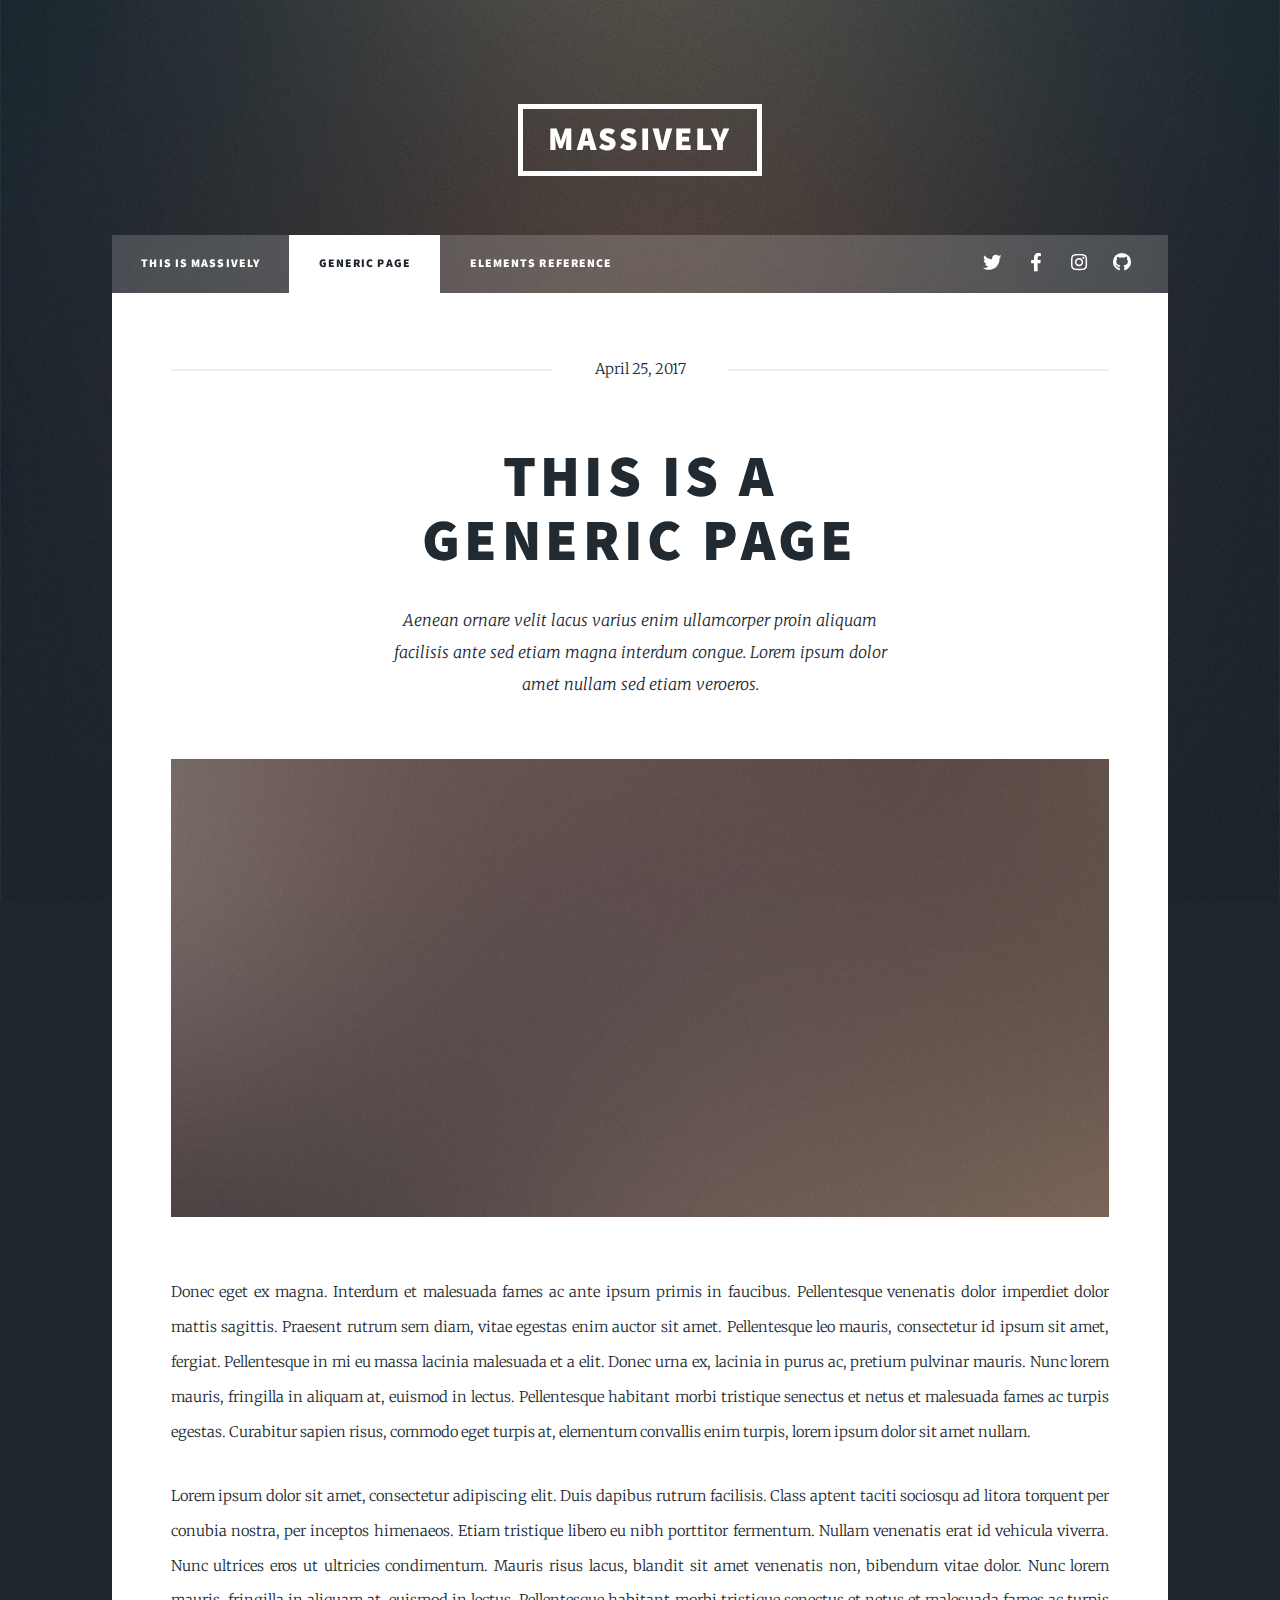
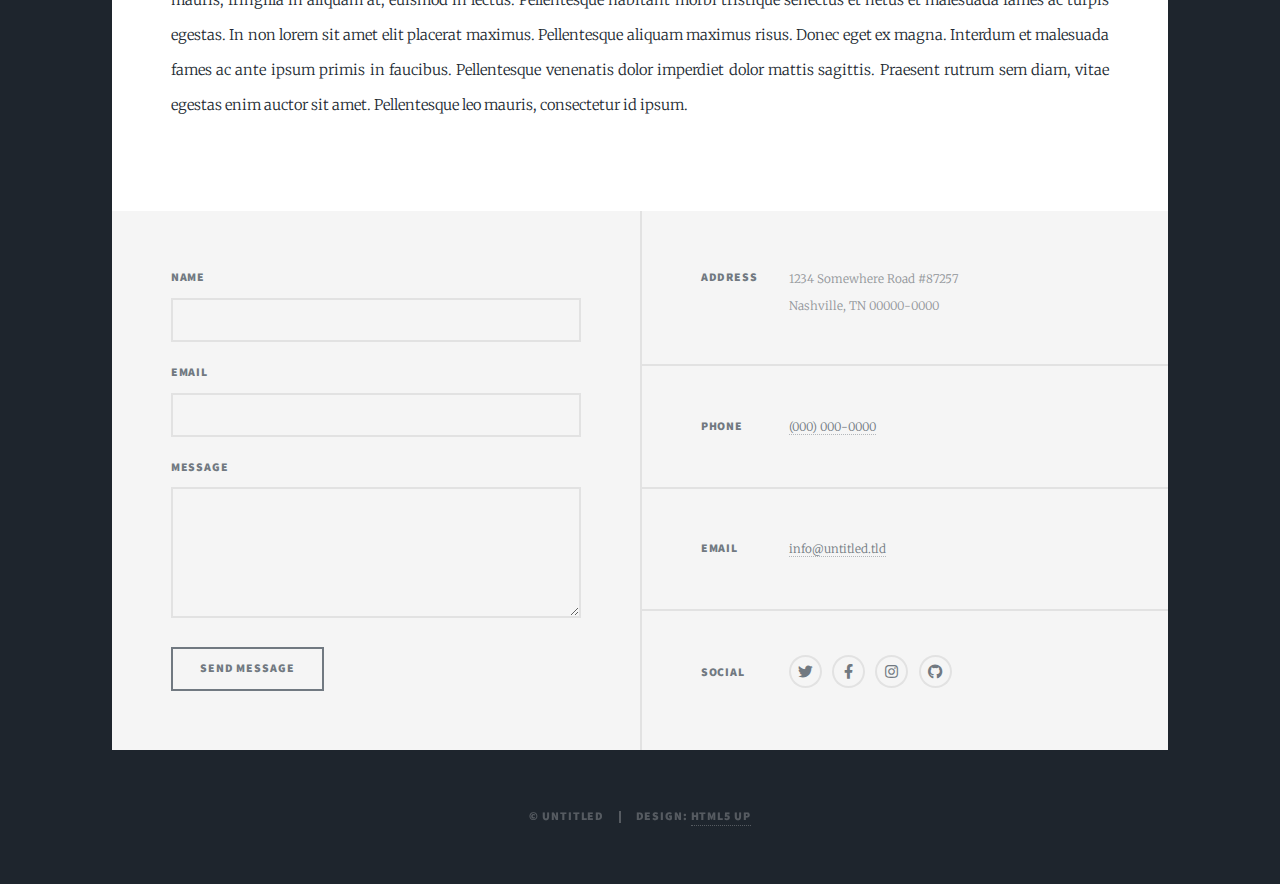
<file: generic.html>
<!DOCTYPE HTML>
<!--
	Massively by HTML5 UP
	html5up.net | @ajlkn
	Free for personal and commercial use under the CCA 3.0 license (html5up.net/license)
-->
<html>
	<head>
		<title>Generic Page - Massively by HTML5 UP</title>
		<meta charset="utf-8" />
		<meta name="viewport" content="width=device-width, initial-scale=1, user-scalable=no" />
		<link rel="stylesheet" href="assets/css/main.css" />
		<noscript><link rel="stylesheet" href="assets/css/noscript.css" /></noscript>
	</head>
	<body class="is-preload">

		<!-- Wrapper -->
			<div id="wrapper">

				<!-- Header -->
					<header id="header">
						<a href="index.html" class="logo">Massively</a>
					</header>

				<!-- Nav -->
					<nav id="nav">
						<ul class="links">
							<li><a href="index.html">This is Massively</a></li>
							<li class="active"><a href="generic.html">Generic Page</a></li>
							<li><a href="elements.html">Elements Reference</a></li>
						</ul>
						<ul class="icons">
							<li><a href="#" class="icon brands fa-twitter"><span class="label">Twitter</span></a></li>
							<li><a href="#" class="icon brands fa-facebook-f"><span class="label">Facebook</span></a></li>
							<li><a href="#" class="icon brands fa-instagram"><span class="label">Instagram</span></a></li>
							<li><a href="#" class="icon brands fa-github"><span class="label">GitHub</span></a></li>
						</ul>
					</nav>

				<!-- Main -->
					<div id="main">

						<!-- Post -->
							<section class="post">
								<header class="major">
									<span class="date">April 25, 2017</span>
									<h1>This is a<br />
									Generic Page</h1>
									<p>Aenean ornare velit lacus varius enim ullamcorper proin aliquam<br />
									facilisis ante sed etiam magna interdum congue. Lorem ipsum dolor<br />
									amet nullam sed etiam veroeros.</p>
								</header>
								<div class="image main"><img src="images/pic01.jpg" alt="" /></div>
								<p>Donec eget ex magna. Interdum et malesuada fames ac ante ipsum primis in faucibus. Pellentesque venenatis dolor imperdiet dolor mattis sagittis. Praesent rutrum sem diam, vitae egestas enim auctor sit amet. Pellentesque leo mauris, consectetur id ipsum sit amet, fergiat. Pellentesque in mi eu massa lacinia malesuada et a elit. Donec urna ex, lacinia in purus ac, pretium pulvinar mauris. Nunc lorem mauris, fringilla in aliquam at, euismod in lectus. Pellentesque habitant morbi tristique senectus et netus et malesuada fames ac turpis egestas. Curabitur sapien risus, commodo eget turpis at, elementum convallis enim turpis, lorem ipsum dolor sit amet nullam.</p>
								<p>Lorem ipsum dolor sit amet, consectetur adipiscing elit. Duis dapibus rutrum facilisis. Class aptent taciti sociosqu ad litora torquent per conubia nostra, per inceptos himenaeos. Etiam tristique libero eu nibh porttitor fermentum. Nullam venenatis erat id vehicula viverra. Nunc ultrices eros ut ultricies condimentum. Mauris risus lacus, blandit sit amet venenatis non, bibendum vitae dolor. Nunc lorem mauris, fringilla in aliquam at, euismod in lectus. Pellentesque habitant morbi tristique senectus et netus et malesuada fames ac turpis egestas. In non lorem sit amet elit placerat maximus. Pellentesque aliquam maximus risus. Donec eget ex magna. Interdum et malesuada fames ac ante ipsum primis in faucibus. Pellentesque venenatis dolor imperdiet dolor mattis sagittis. Praesent rutrum sem diam, vitae egestas enim auctor sit amet. Pellentesque leo mauris, consectetur id ipsum.</p>
							</section>

					</div>

				<!-- Footer -->
					<footer id="footer">
						<section>
							<form method="post" action="#">
								<div class="fields">
									<div class="field">
										<label for="name">Name</label>
										<input type="text" name="name" id="name" />
									</div>
									<div class="field">
										<label for="email">Email</label>
										<input type="text" name="email" id="email" />
									</div>
									<div class="field">
										<label for="message">Message</label>
										<textarea name="message" id="message" rows="3"></textarea>
									</div>
								</div>
								<ul class="actions">
									<li><input type="submit" value="Send Message" /></li>
								</ul>
							</form>
						</section>
						<section class="split contact">
							<section class="alt">
								<h3>Address</h3>
								<p>1234 Somewhere Road #87257<br />
								Nashville, TN 00000-0000</p>
							</section>
							<section>
								<h3>Phone</h3>
								<p><a href="#">(000) 000-0000</a></p>
							</section>
							<section>
								<h3>Email</h3>
								<p><a href="#">info@untitled.tld</a></p>
							</section>
							<section>
								<h3>Social</h3>
								<ul class="icons alt">
									<li><a href="#" class="icon brands alt fa-twitter"><span class="label">Twitter</span></a></li>
									<li><a href="#" class="icon brands alt fa-facebook-f"><span class="label">Facebook</span></a></li>
									<li><a href="#" class="icon brands alt fa-instagram"><span class="label">Instagram</span></a></li>
									<li><a href="#" class="icon brands alt fa-github"><span class="label">GitHub</span></a></li>
								</ul>
							</section>
						</section>
					</footer>

				<!-- Copyright -->
					<div id="copyright">
						<ul><li>&copy; Untitled</li><li>Design: <a href="https://html5up.net">HTML5 UP</a></li></ul>
					</div>

			</div>

		<!-- Scripts -->
			<script src="assets/js/jquery.min.js"></script>
			<script src="assets/js/jquery.scrollex.min.js"></script>
			<script src="assets/js/jquery.scrolly.min.js"></script>
			<script src="assets/js/browser.min.js"></script>
			<script src="assets/js/breakpoints.min.js"></script>
			<script src="assets/js/util.js"></script>
			<script src="assets/js/main.js"></script>

	</body>
</html>
</file>
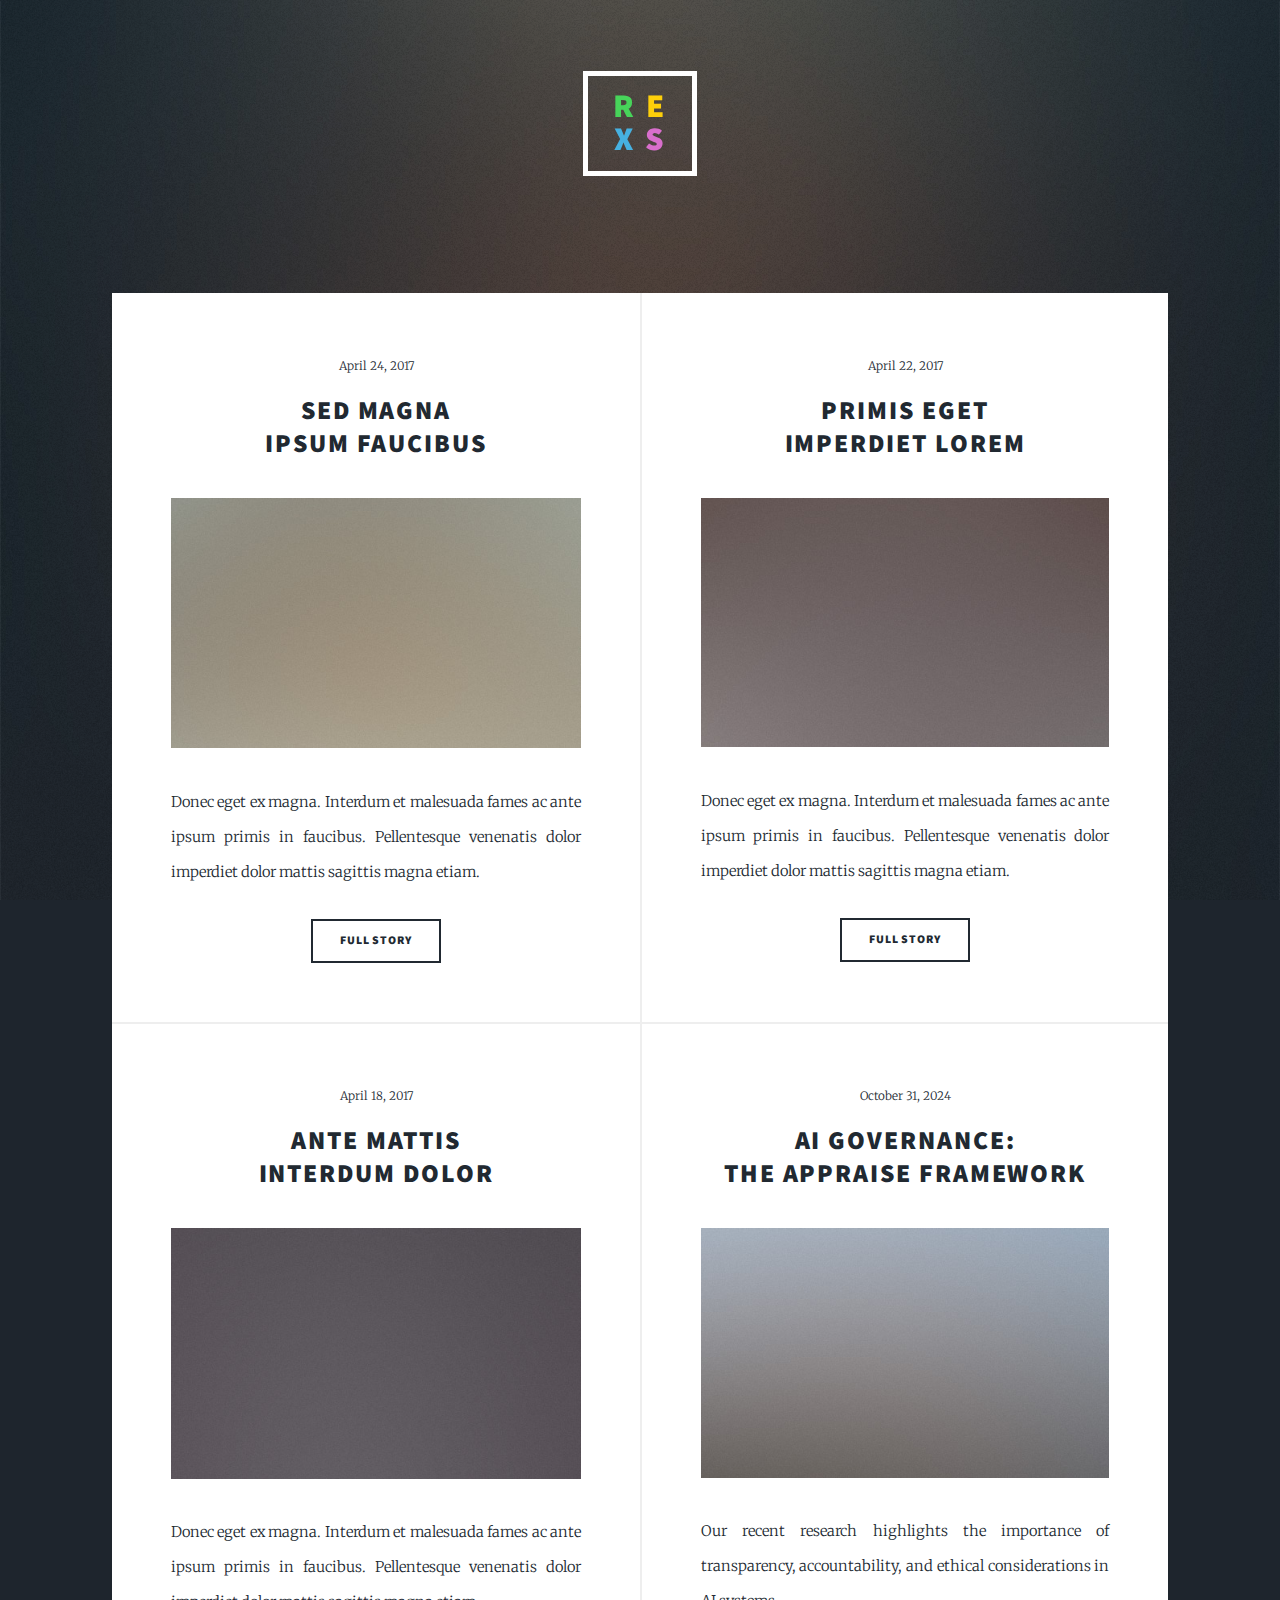
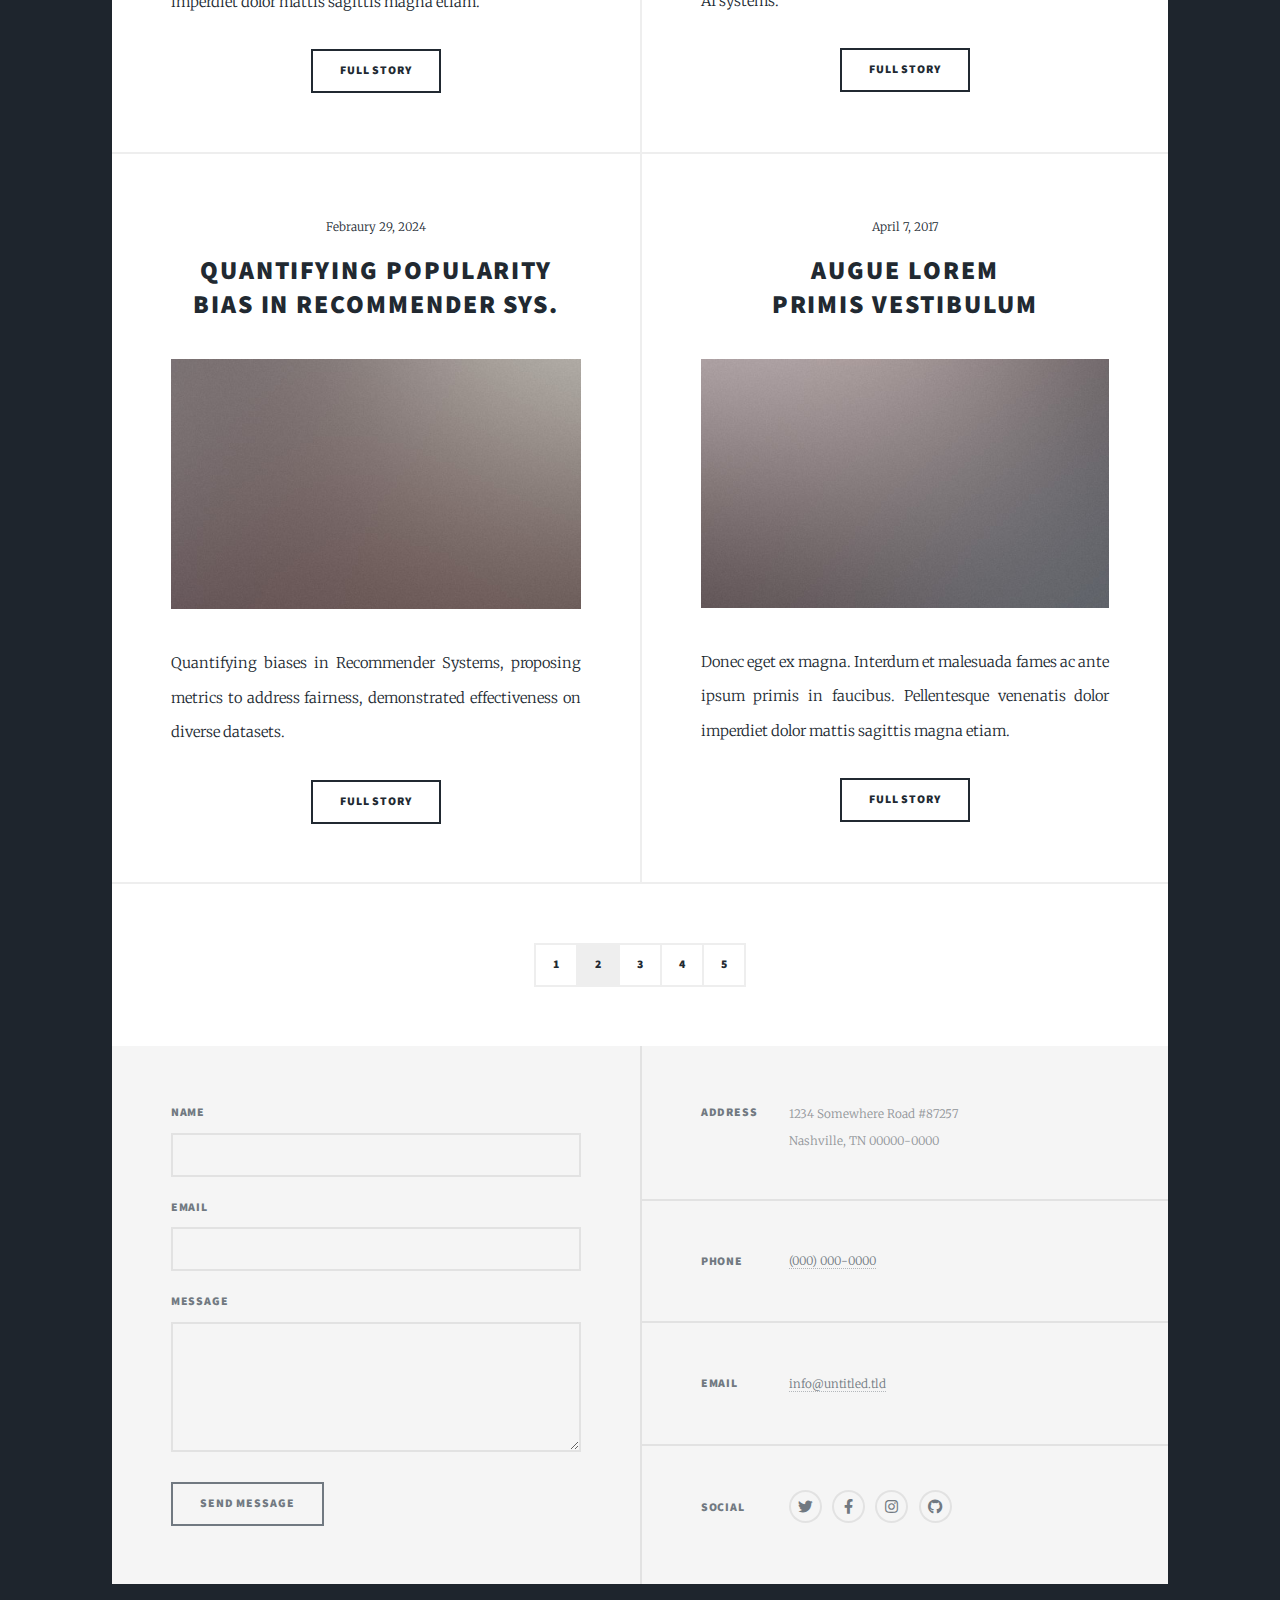
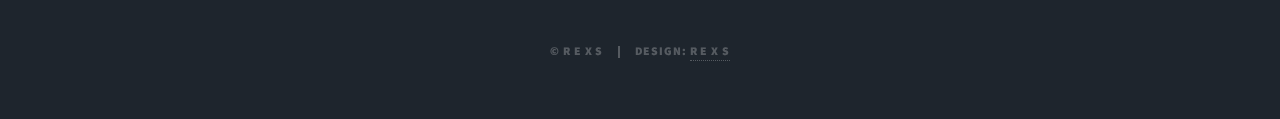
<file: Page2.html>
<!DOCTYPE HTML>
<!--
	REXS
-->
<html>
	<head>
		<title>REXS</title>
		<meta charset="utf-8" />
		<meta name="viewport" content="width=device-width, initial-scale=1, user-scalable=no" />
		<link rel="stylesheet" href="assets/css/main.css" />
		<noscript><link rel="stylesheet" href="assets/css/noscript.css" /></noscript>
	</head>
	<body class="is-preload">

		<!-- Wrapper -->
			<div id="wrapper" class="fade-in">

				<!-- Header -->				
					<header id="header">
  						<a href="index.html" class="logo">
							<span style="color: #47D45A;">r</span>
    							<span style="color: #FDCF0A;">e</span><br>
   	 						<span style="color: #46B1E1;">x</span>
    							<span style="color: #D86ECC;">s</span>
  						</a>
					</header>




				

				<!-- Main -->
					<div id="main">

						<!-- Posts -->
							<section class="posts">
								<article>
									<header>
										<span class="date">April 24, 2017</span>
										<h2><a href="#">Sed magna<br />
										ipsum faucibus</a></h2>
									</header>
									<a href="#" class="image fit"><img src="images/pic02.jpg" alt="" /></a>
									<p>Donec eget ex magna. Interdum et malesuada fames ac ante ipsum primis in faucibus. Pellentesque venenatis dolor imperdiet dolor mattis sagittis magna etiam.</p>
									<ul class="actions special">
										<li><a href="#" class="button">Full Story</a></li>
									</ul>
								</article>
								<article>
									<header>
										<span class="date">April 22, 2017</span>
										<h2><a href="#">Primis eget<br />
										imperdiet lorem</a></h2>
									</header>
									<a href="#" class="image fit"><img src="images/pic03.jpg" alt="" /></a>
									<p>Donec eget ex magna. Interdum et malesuada fames ac ante ipsum primis in faucibus. Pellentesque venenatis dolor imperdiet dolor mattis sagittis magna etiam.</p>
									<ul class="actions special">
										<li><a href="#" class="button">Full Story</a></li>
									</ul>
								</article>
								<article>
									<header>
										<span class="date">April 18, 2017</span>
										<h2><a href="#">Ante mattis<br />
										interdum dolor</a></h2>
									</header>
									<a href="#" class="image fit"><img src="images/pic04.jpg" alt="" /></a>
									<p>Donec eget ex magna. Interdum et malesuada fames ac ante ipsum primis in faucibus. Pellentesque venenatis dolor imperdiet dolor mattis sagittis magna etiam.</p>
									<ul class="actions special">
										<li><a href="#" class="button">Full Story</a></li>
									</ul>
								</article>
								<article>
									<header>
										<span class="date">October 31, 2024</span>
										<h2><a href="documents/Appraise_Aies.pdf">AI Governance:<br />
										The APPRAISE Framework</a></h2>
									</header>
									<a href="documents/Appraise_Aies.pdf" class="image fit"><img src="images/pic05.jpg" alt="" /></a>
									<p>Our recent research highlights the importance of transparency, accountability, and ethical considerations in AI systems.</p>
									<ul class="actions special">
										<li><a href="documents/Appraise_Aies.pdf" class="button">Full Story</a></li>
									</ul>
								</article>
								<article>
									<header>
										<span class="date">Febraury 29, 2024</span>
										<h2><a href="documents/Popularity Bias.pdf">Quantifying Popularity<br />
										Bias in Recommender Sys.</a></h2>
									</header>
									<a href="documents/Popularity Bias.pdf" class="image fit"><img src="images/pic06.jpg" alt="" /></a>
									<p>Quantifying biases in Recommender Systems, proposing metrics to address fairness, demonstrated effectiveness on diverse datasets.</p>
									<ul class="actions special">
										<li><a href="documents/Popularity Bias.pdf" class="button">Full Story</a></li>
									</ul>
								</article>
								<article>
									<header>
										<span class="date">April 7, 2017</span>
										<h2><a href="#">Augue lorem<br />
										primis vestibulum</a></h2>
									</header>
									<a href="#" class="image fit"><img src="images/pic07.jpg" alt="" /></a>
									<p>Donec eget ex magna. Interdum et malesuada fames ac ante ipsum primis in faucibus. Pellentesque venenatis dolor imperdiet dolor mattis sagittis magna etiam.</p>
									<ul class="actions special">
										<li><a href="#" class="button">Full Story</a></li>
									</ul>
								</article>
							</section>

						<!-- Footer -->
							<footer>
								<div class="pagination">
									<!--<a href="#" class="previous">Prev</a>-->
									<a href="index.html" class="page">1</a>
									<a href="#" class="page active">2</a>
									<a href="Page3.html" class="page">3</a>
									<a href="Page4.html" class="page">4</a>
									<a href="Page5.html" class="page">5</a>
								</div>
							</footer>

					</div>

				<!-- Footer -->
					<footer id="footer">
						<section>
							<form method="post" action="#">
								<div class="fields">
									<div class="field">
										<label for="name">Name</label>
										<input type="text" name="name" id="name" />
									</div>
									<div class="field">
										<label for="email">Email</label>
										<input type="text" name="email" id="email" />
									</div>
									<div class="field">
										<label for="message">Message</label>
										<textarea name="message" id="message" rows="3"></textarea>
									</div>
								</div>
								<ul class="actions">
									<li><input type="submit" value="Send Message" /></li>
								</ul>
							</form>
						</section>
						<section class="split contact">
							<section class="alt">
								<h3>Address</h3>
								<p>1234 Somewhere Road #87257<br />
								Nashville, TN 00000-0000</p>
							</section>
							<section>
								<h3>Phone</h3>
								<p><a href="#">(000) 000-0000</a></p>
							</section>
							<section>
								<h3>Email</h3>
								<p><a href="#">info@untitled.tld</a></p>
							</section>
							<section>
								<h3>Social</h3>
								<ul class="icons alt">
									<li><a href="#" class="icon brands alt fa-twitter"><span class="label">Twitter</span></a></li>
									<li><a href="#" class="icon brands alt fa-facebook-f"><span class="label">Facebook</span></a></li>
									<li><a href="#" class="icon brands alt fa-instagram"><span class="label">Instagram</span></a></li>
									<li><a href="#" class="icon brands alt fa-github"><span class="label">GitHub</span></a></li>
								</ul>
							</section>
						</section>
					</footer>

				<!-- Copyright -->
					<div id="copyright">
						<ul><li>&copy; R E X S</li><li>Design: <a href="">R E X S</a></li></ul>
					</div>

			</div>

		<!-- Scripts -->
			<script src="assets/js/jquery.min.js"></script>
			<script src="assets/js/jquery.scrollex.min.js"></script>
			<script src="assets/js/jquery.scrolly.min.js"></script>
			<script src="assets/js/browser.min.js"></script>
			<script src="assets/js/breakpoints.min.js"></script>
			<script src="assets/js/util.js"></script>
			<script src="assets/js/main.js"></script>

		
		<script>
  			const options = { year: 'numeric', month: 'long', day: 'numeric' };
  			const today = new Date().toLocaleDateString(undefined, options);
  			document.getElementById('current-date').textContent = today;
		</script>
	

	</body>
</html>
</file>
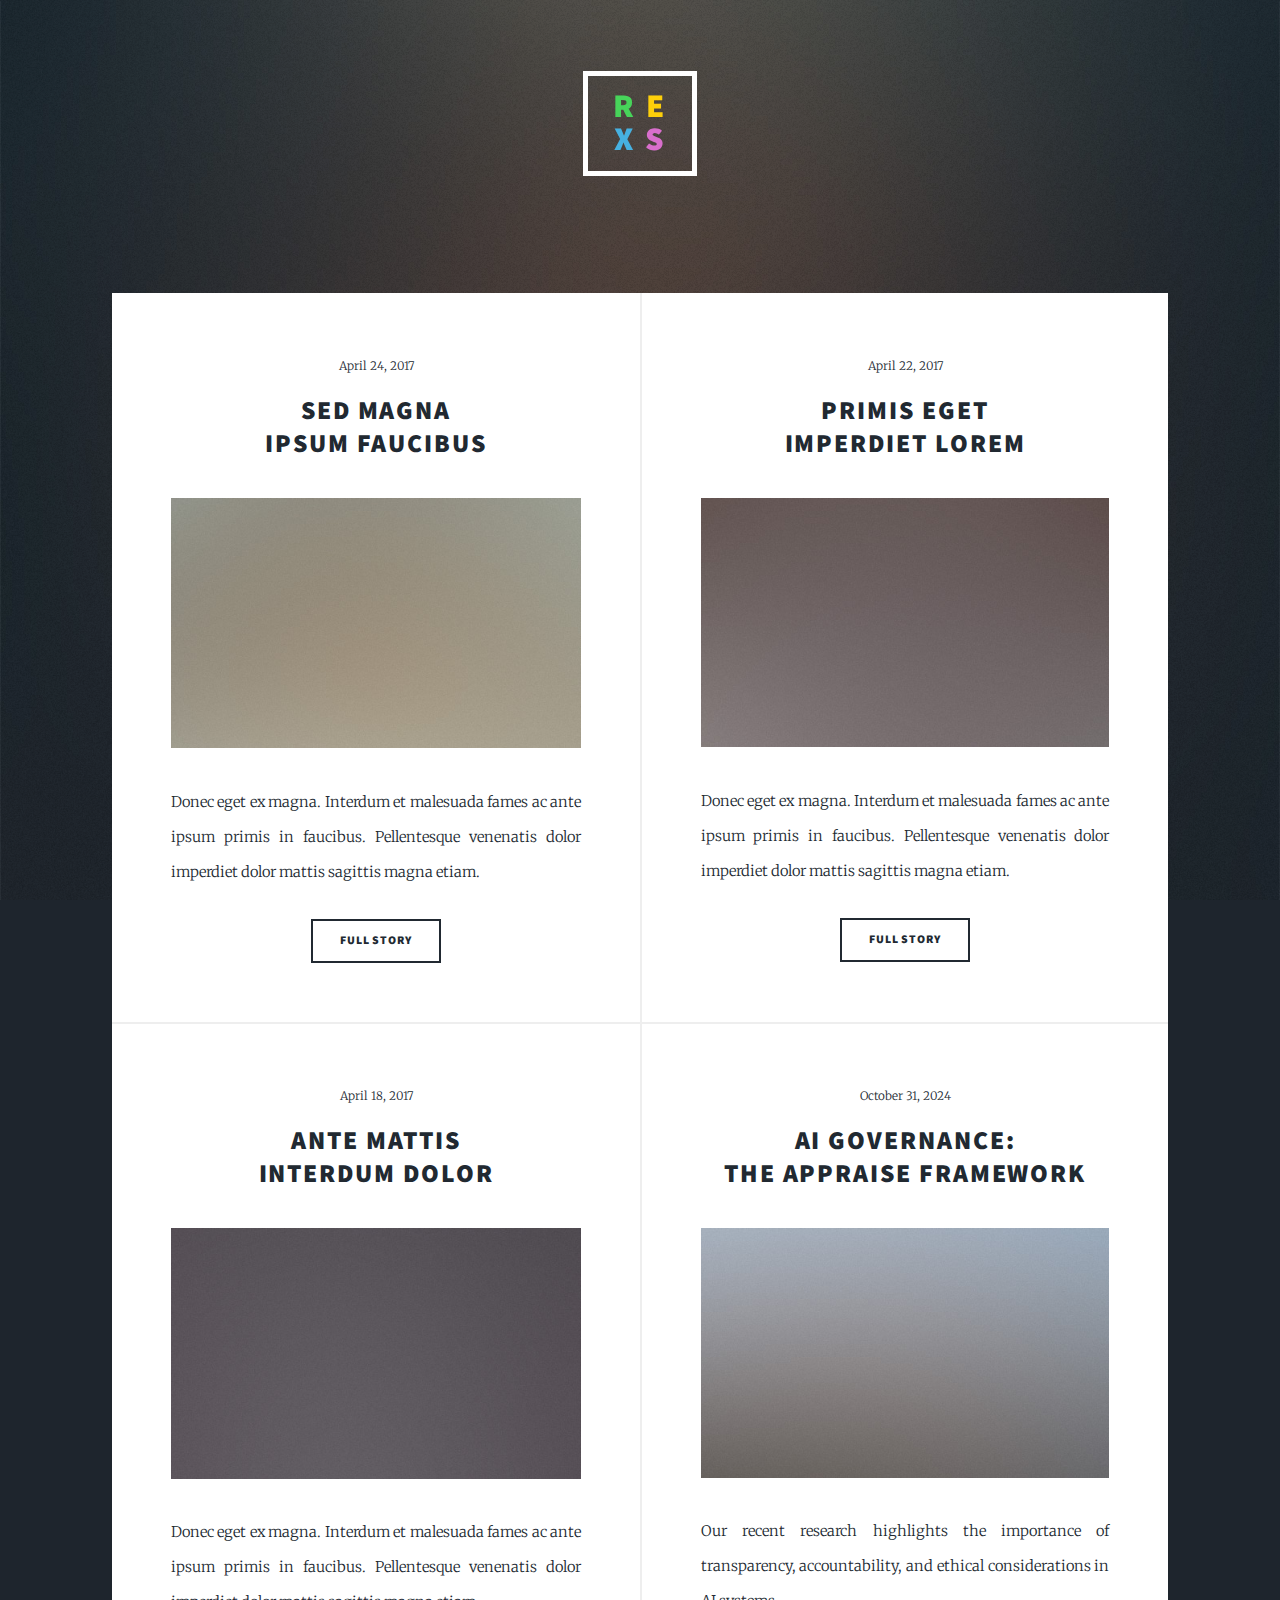
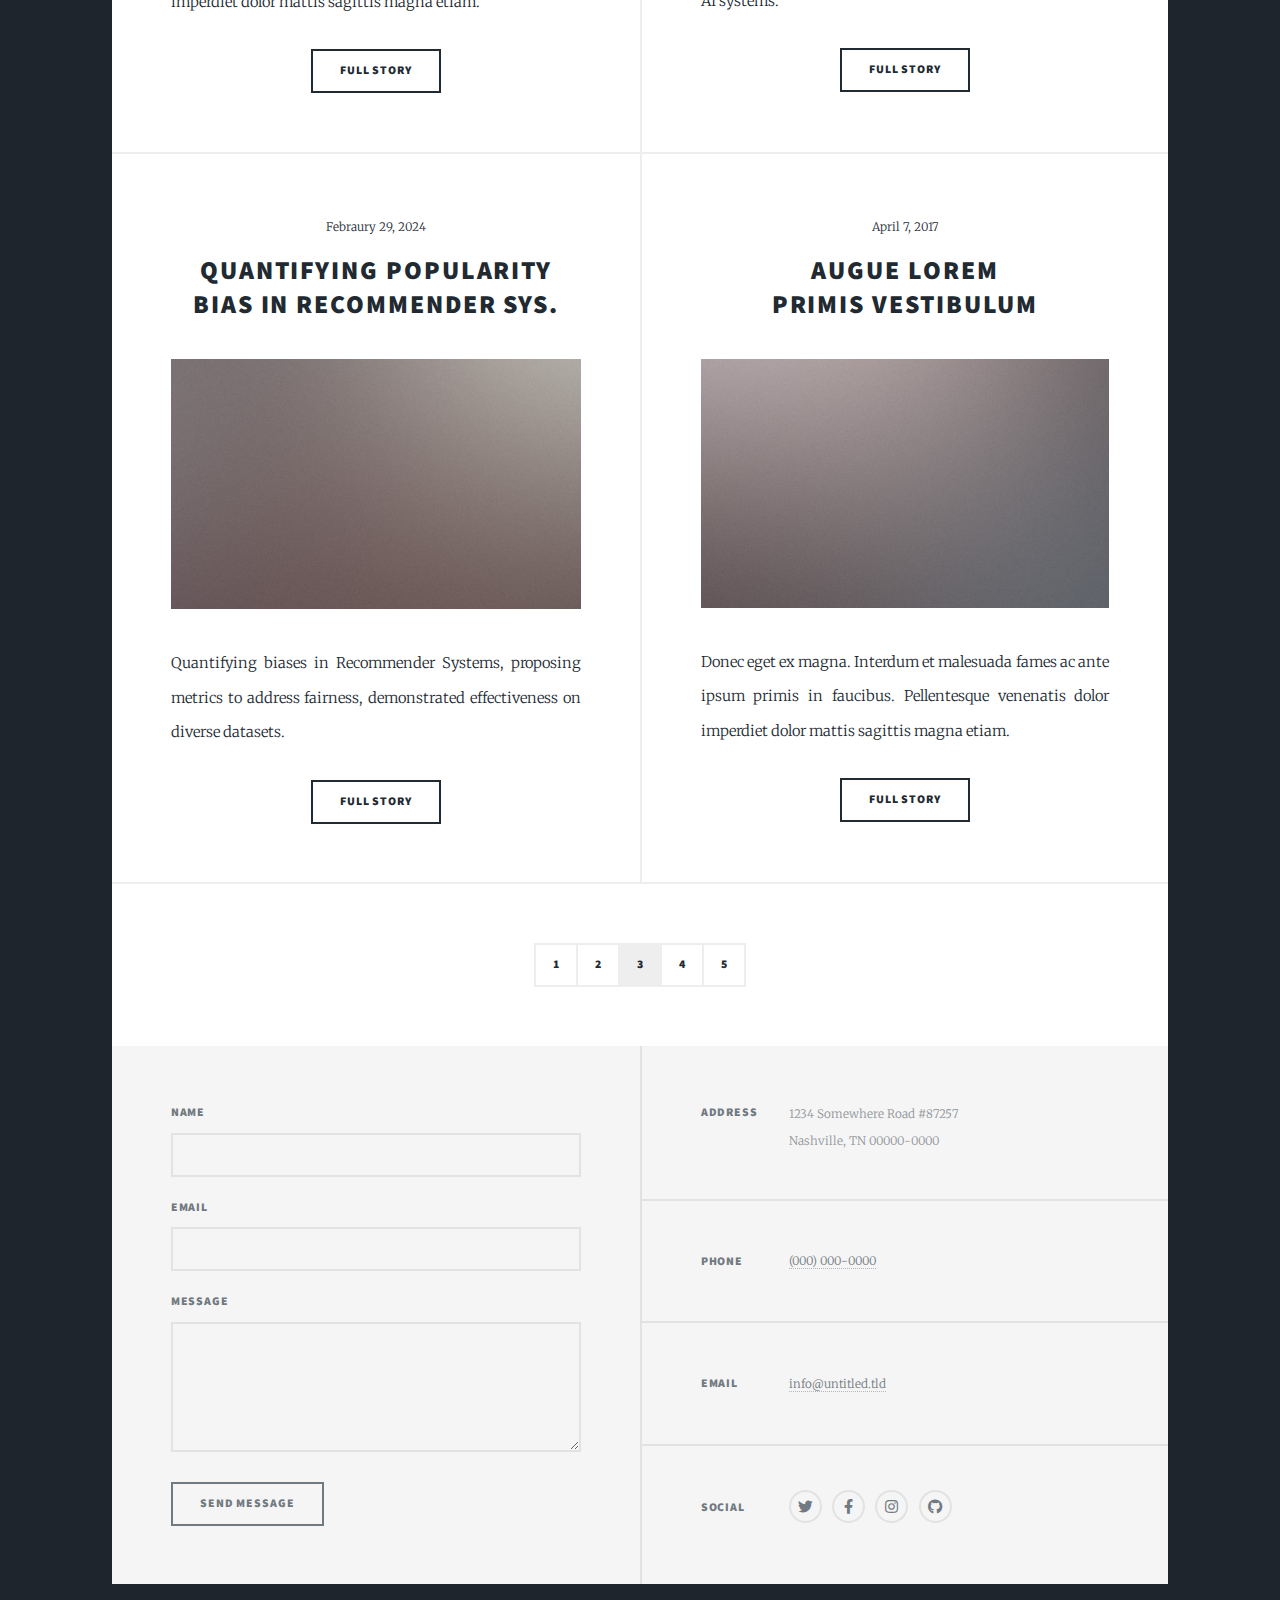
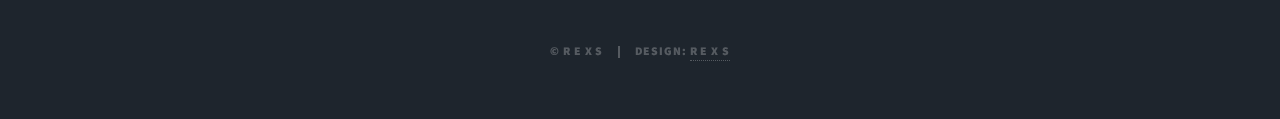
<file: Page3.html>
<!DOCTYPE HTML>
<!--
	REXS
-->
<html>
	<head>
		<title>REXS</title>
		<meta charset="utf-8" />
		<meta name="viewport" content="width=device-width, initial-scale=1, user-scalable=no" />
		<link rel="stylesheet" href="assets/css/main.css" />
		<noscript><link rel="stylesheet" href="assets/css/noscript.css" /></noscript>
	</head>
	<body class="is-preload">

		<!-- Wrapper -->
			<div id="wrapper" class="fade-in">

				<!-- Header -->				
					<header id="header">
  						<a href="index.html" class="logo">
							<span style="color: #47D45A;">r</span>
    							<span style="color: #FDCF0A;">e</span><br>
   	 						<span style="color: #46B1E1;">x</span>
    							<span style="color: #D86ECC;">s</span>
  						</a>
					</header>




				

				<!-- Main -->
					<div id="main">

						<!-- Posts -->
							<section class="posts">
								<article>
									<header>
										<span class="date">April 24, 2017</span>
										<h2><a href="#">Sed magna<br />
										ipsum faucibus</a></h2>
									</header>
									<a href="#" class="image fit"><img src="images/pic02.jpg" alt="" /></a>
									<p>Donec eget ex magna. Interdum et malesuada fames ac ante ipsum primis in faucibus. Pellentesque venenatis dolor imperdiet dolor mattis sagittis magna etiam.</p>
									<ul class="actions special">
										<li><a href="#" class="button">Full Story</a></li>
									</ul>
								</article>
								<article>
									<header>
										<span class="date">April 22, 2017</span>
										<h2><a href="#">Primis eget<br />
										imperdiet lorem</a></h2>
									</header>
									<a href="#" class="image fit"><img src="images/pic03.jpg" alt="" /></a>
									<p>Donec eget ex magna. Interdum et malesuada fames ac ante ipsum primis in faucibus. Pellentesque venenatis dolor imperdiet dolor mattis sagittis magna etiam.</p>
									<ul class="actions special">
										<li><a href="#" class="button">Full Story</a></li>
									</ul>
								</article>
								<article>
									<header>
										<span class="date">April 18, 2017</span>
										<h2><a href="#">Ante mattis<br />
										interdum dolor</a></h2>
									</header>
									<a href="#" class="image fit"><img src="images/pic04.jpg" alt="" /></a>
									<p>Donec eget ex magna. Interdum et malesuada fames ac ante ipsum primis in faucibus. Pellentesque venenatis dolor imperdiet dolor mattis sagittis magna etiam.</p>
									<ul class="actions special">
										<li><a href="#" class="button">Full Story</a></li>
									</ul>
								</article>
								<article>
									<header>
										<span class="date">October 31, 2024</span>
										<h2><a href="documents/Appraise_Aies.pdf">AI Governance:<br />
										The APPRAISE Framework</a></h2>
									</header>
									<a href="documents/Appraise_Aies.pdf" class="image fit"><img src="images/pic05.jpg" alt="" /></a>
									<p>Our recent research highlights the importance of transparency, accountability, and ethical considerations in AI systems.</p>
									<ul class="actions special">
										<li><a href="documents/Appraise_Aies.pdf" class="button">Full Story</a></li>
									</ul>
								</article>
								<article>
									<header>
										<span class="date">Febraury 29, 2024</span>
										<h2><a href="documents/Popularity Bias.pdf">Quantifying Popularity<br />
										Bias in Recommender Sys.</a></h2>
									</header>
									<a href="documents/Popularity Bias.pdf" class="image fit"><img src="images/pic06.jpg" alt="" /></a>
									<p>Quantifying biases in Recommender Systems, proposing metrics to address fairness, demonstrated effectiveness on diverse datasets.</p>
									<ul class="actions special">
										<li><a href="documents/Popularity Bias.pdf" class="button">Full Story</a></li>
									</ul>
								</article>
								<article>
									<header>
										<span class="date">April 7, 2017</span>
										<h2><a href="#">Augue lorem<br />
										primis vestibulum</a></h2>
									</header>
									<a href="#" class="image fit"><img src="images/pic07.jpg" alt="" /></a>
									<p>Donec eget ex magna. Interdum et malesuada fames ac ante ipsum primis in faucibus. Pellentesque venenatis dolor imperdiet dolor mattis sagittis magna etiam.</p>
									<ul class="actions special">
										<li><a href="#" class="button">Full Story</a></li>
									</ul>
								</article>
							</section>

						<!-- Footer -->
							<footer>
								<div class="pagination">
									<!--<a href="#" class="previous">Prev</a>-->
									<a href="index.html" class="page">1</a>
									<a href="Page2.html" class="page">2</a>
									<a href="#" class="page active">3</a>
									<a href="Page4.html" class="page">4</a>
									<a href="Page5.html" class="page">5</a>
								</div>
							</footer>

					</div>

				<!-- Footer -->
					<footer id="footer">
						<section>
							<form method="post" action="#">
								<div class="fields">
									<div class="field">
										<label for="name">Name</label>
										<input type="text" name="name" id="name" />
									</div>
									<div class="field">
										<label for="email">Email</label>
										<input type="text" name="email" id="email" />
									</div>
									<div class="field">
										<label for="message">Message</label>
										<textarea name="message" id="message" rows="3"></textarea>
									</div>
								</div>
								<ul class="actions">
									<li><input type="submit" value="Send Message" /></li>
								</ul>
							</form>
						</section>
						<section class="split contact">
							<section class="alt">
								<h3>Address</h3>
								<p>1234 Somewhere Road #87257<br />
								Nashville, TN 00000-0000</p>
							</section>
							<section>
								<h3>Phone</h3>
								<p><a href="#">(000) 000-0000</a></p>
							</section>
							<section>
								<h3>Email</h3>
								<p><a href="#">info@untitled.tld</a></p>
							</section>
							<section>
								<h3>Social</h3>
								<ul class="icons alt">
									<li><a href="#" class="icon brands alt fa-twitter"><span class="label">Twitter</span></a></li>
									<li><a href="#" class="icon brands alt fa-facebook-f"><span class="label">Facebook</span></a></li>
									<li><a href="#" class="icon brands alt fa-instagram"><span class="label">Instagram</span></a></li>
									<li><a href="#" class="icon brands alt fa-github"><span class="label">GitHub</span></a></li>
								</ul>
							</section>
						</section>
					</footer>

				<!-- Copyright -->
					<div id="copyright">
						<ul><li>&copy; R E X S</li><li>Design: <a href="">R E X S</a></li></ul>
					</div>

			</div>

		<!-- Scripts -->
			<script src="assets/js/jquery.min.js"></script>
			<script src="assets/js/jquery.scrollex.min.js"></script>
			<script src="assets/js/jquery.scrolly.min.js"></script>
			<script src="assets/js/browser.min.js"></script>
			<script src="assets/js/breakpoints.min.js"></script>
			<script src="assets/js/util.js"></script>
			<script src="assets/js/main.js"></script>

		
		<script>
  			const options = { year: 'numeric', month: 'long', day: 'numeric' };
  			const today = new Date().toLocaleDateString(undefined, options);
  			document.getElementById('current-date').textContent = today;
		</script>
	

	</body>
</html>
</file>
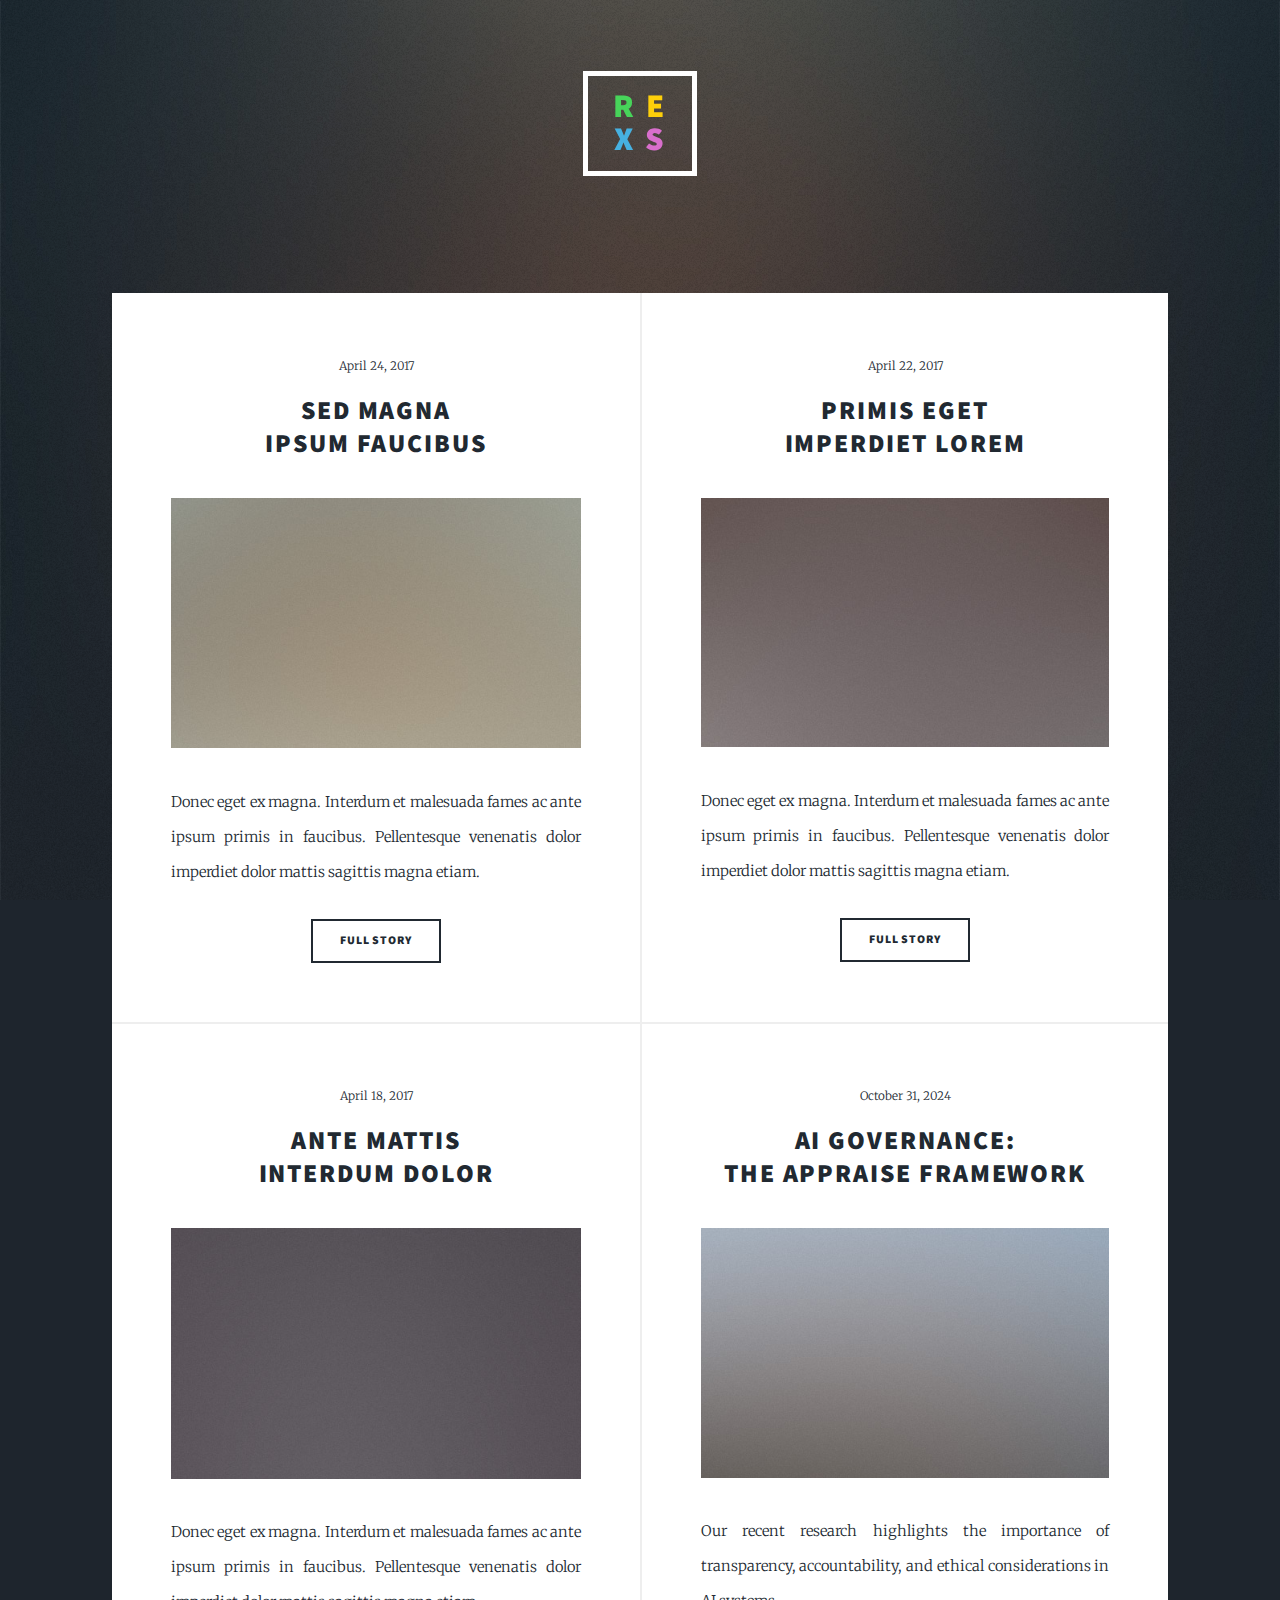
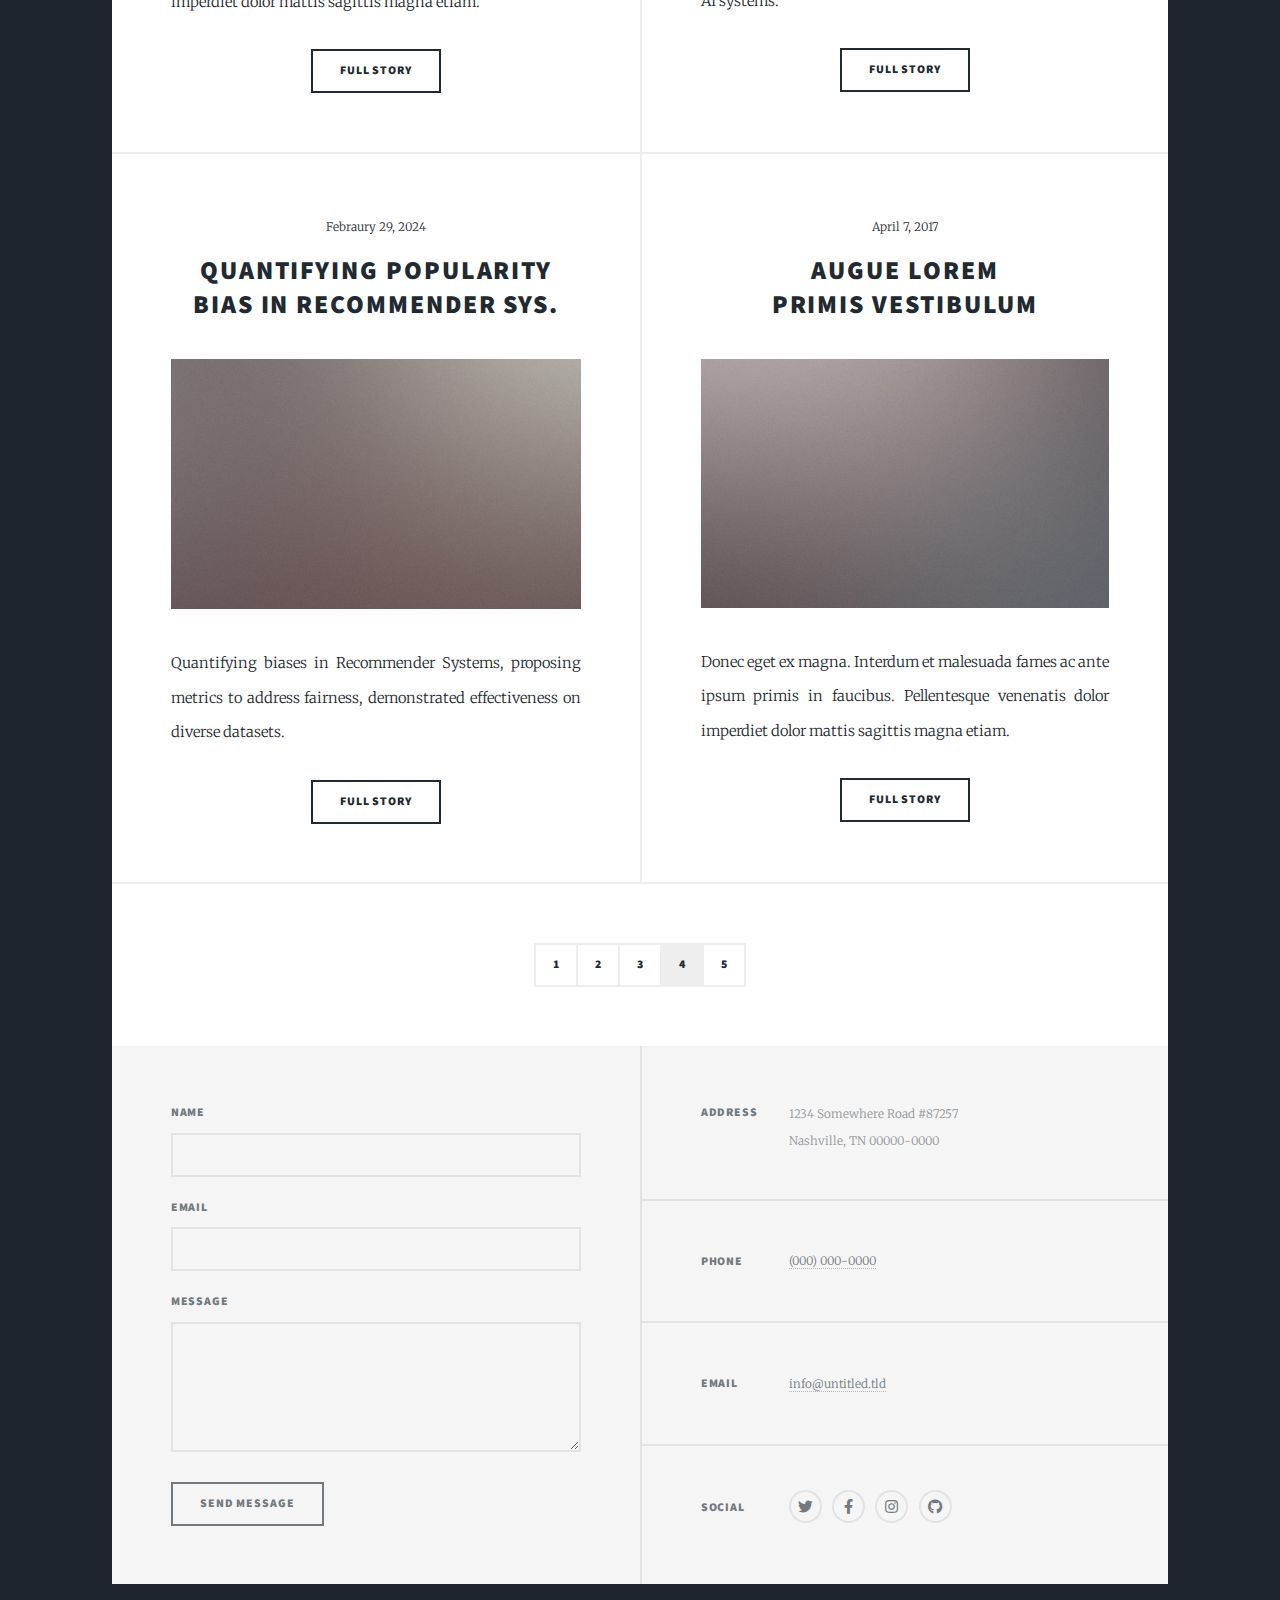
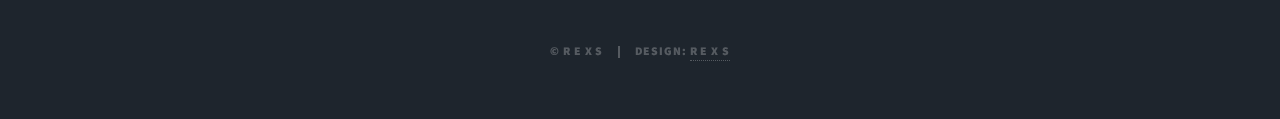
<file: Page4.html>
<!DOCTYPE HTML>
<!--
	REXS
-->
<html>
	<head>
		<title>REXS</title>
		<meta charset="utf-8" />
		<meta name="viewport" content="width=device-width, initial-scale=1, user-scalable=no" />
		<link rel="stylesheet" href="assets/css/main.css" />
		<noscript><link rel="stylesheet" href="assets/css/noscript.css" /></noscript>
	</head>
	<body class="is-preload">

		<!-- Wrapper -->
			<div id="wrapper" class="fade-in">

				<!-- Header -->				
					<header id="header">
  						<a href="index.html" class="logo">
							<span style="color: #47D45A;">r</span>
    							<span style="color: #FDCF0A;">e</span><br>
   	 						<span style="color: #46B1E1;">x</span>
    							<span style="color: #D86ECC;">s</span>
  						</a>
					</header>




				

				<!-- Main -->
					<div id="main">

						<!-- Posts -->
							<section class="posts">
								<article>
									<header>
										<span class="date">April 24, 2017</span>
										<h2><a href="#">Sed magna<br />
										ipsum faucibus</a></h2>
									</header>
									<a href="#" class="image fit"><img src="images/pic02.jpg" alt="" /></a>
									<p>Donec eget ex magna. Interdum et malesuada fames ac ante ipsum primis in faucibus. Pellentesque venenatis dolor imperdiet dolor mattis sagittis magna etiam.</p>
									<ul class="actions special">
										<li><a href="#" class="button">Full Story</a></li>
									</ul>
								</article>
								<article>
									<header>
										<span class="date">April 22, 2017</span>
										<h2><a href="#">Primis eget<br />
										imperdiet lorem</a></h2>
									</header>
									<a href="#" class="image fit"><img src="images/pic03.jpg" alt="" /></a>
									<p>Donec eget ex magna. Interdum et malesuada fames ac ante ipsum primis in faucibus. Pellentesque venenatis dolor imperdiet dolor mattis sagittis magna etiam.</p>
									<ul class="actions special">
										<li><a href="#" class="button">Full Story</a></li>
									</ul>
								</article>
								<article>
									<header>
										<span class="date">April 18, 2017</span>
										<h2><a href="#">Ante mattis<br />
										interdum dolor</a></h2>
									</header>
									<a href="#" class="image fit"><img src="images/pic04.jpg" alt="" /></a>
									<p>Donec eget ex magna. Interdum et malesuada fames ac ante ipsum primis in faucibus. Pellentesque venenatis dolor imperdiet dolor mattis sagittis magna etiam.</p>
									<ul class="actions special">
										<li><a href="#" class="button">Full Story</a></li>
									</ul>
								</article>
								<article>
									<header>
										<span class="date">October 31, 2024</span>
										<h2><a href="documents/Appraise_Aies.pdf">AI Governance:<br />
										The APPRAISE Framework</a></h2>
									</header>
									<a href="documents/Appraise_Aies.pdf" class="image fit"><img src="images/pic05.jpg" alt="" /></a>
									<p>Our recent research highlights the importance of transparency, accountability, and ethical considerations in AI systems.</p>
									<ul class="actions special">
										<li><a href="documents/Appraise_Aies.pdf" class="button">Full Story</a></li>
									</ul>
								</article>
								<article>
									<header>
										<span class="date">Febraury 29, 2024</span>
										<h2><a href="documents/Popularity Bias.pdf">Quantifying Popularity<br />
										Bias in Recommender Sys.</a></h2>
									</header>
									<a href="documents/Popularity Bias.pdf" class="image fit"><img src="images/pic06.jpg" alt="" /></a>
									<p>Quantifying biases in Recommender Systems, proposing metrics to address fairness, demonstrated effectiveness on diverse datasets.</p>
									<ul class="actions special">
										<li><a href="documents/Popularity Bias.pdf" class="button">Full Story</a></li>
									</ul>
								</article>
								<article>
									<header>
										<span class="date">April 7, 2017</span>
										<h2><a href="#">Augue lorem<br />
										primis vestibulum</a></h2>
									</header>
									<a href="#" class="image fit"><img src="images/pic07.jpg" alt="" /></a>
									<p>Donec eget ex magna. Interdum et malesuada fames ac ante ipsum primis in faucibus. Pellentesque venenatis dolor imperdiet dolor mattis sagittis magna etiam.</p>
									<ul class="actions special">
										<li><a href="#" class="button">Full Story</a></li>
									</ul>
								</article>
							</section>

						<!-- Footer -->
							<footer>
								<div class="pagination">
									<!--<a href="#" class="previous">Prev</a>-->
									<a href="index.html" class="page">1</a>
									<a href="Page2.html" class="page">2</a>
									<a href="Page3.html" class="page">3</a>
									<a href="#" class="page active">4</a>
									<a href="Page5.html" class="page">5</a>
								</div>
							</footer>

					</div>

				<!-- Footer -->
					<footer id="footer">
						<section>
							<form method="post" action="#">
								<div class="fields">
									<div class="field">
										<label for="name">Name</label>
										<input type="text" name="name" id="name" />
									</div>
									<div class="field">
										<label for="email">Email</label>
										<input type="text" name="email" id="email" />
									</div>
									<div class="field">
										<label for="message">Message</label>
										<textarea name="message" id="message" rows="3"></textarea>
									</div>
								</div>
								<ul class="actions">
									<li><input type="submit" value="Send Message" /></li>
								</ul>
							</form>
						</section>
						<section class="split contact">
							<section class="alt">
								<h3>Address</h3>
								<p>1234 Somewhere Road #87257<br />
								Nashville, TN 00000-0000</p>
							</section>
							<section>
								<h3>Phone</h3>
								<p><a href="#">(000) 000-0000</a></p>
							</section>
							<section>
								<h3>Email</h3>
								<p><a href="#">info@untitled.tld</a></p>
							</section>
							<section>
								<h3>Social</h3>
								<ul class="icons alt">
									<li><a href="#" class="icon brands alt fa-twitter"><span class="label">Twitter</span></a></li>
									<li><a href="#" class="icon brands alt fa-facebook-f"><span class="label">Facebook</span></a></li>
									<li><a href="#" class="icon brands alt fa-instagram"><span class="label">Instagram</span></a></li>
									<li><a href="#" class="icon brands alt fa-github"><span class="label">GitHub</span></a></li>
								</ul>
							</section>
						</section>
					</footer>

				<!-- Copyright -->
					<div id="copyright">
						<ul><li>&copy; R E X S</li><li>Design: <a href="">R E X S</a></li></ul>
					</div>

			</div>

		<!-- Scripts -->
			<script src="assets/js/jquery.min.js"></script>
			<script src="assets/js/jquery.scrollex.min.js"></script>
			<script src="assets/js/jquery.scrolly.min.js"></script>
			<script src="assets/js/browser.min.js"></script>
			<script src="assets/js/breakpoints.min.js"></script>
			<script src="assets/js/util.js"></script>
			<script src="assets/js/main.js"></script>

		
		<script>
  			const options = { year: 'numeric', month: 'long', day: 'numeric' };
  			const today = new Date().toLocaleDateString(undefined, options);
  			document.getElementById('current-date').textContent = today;
		</script>
	

	</body>
</html>
</file>
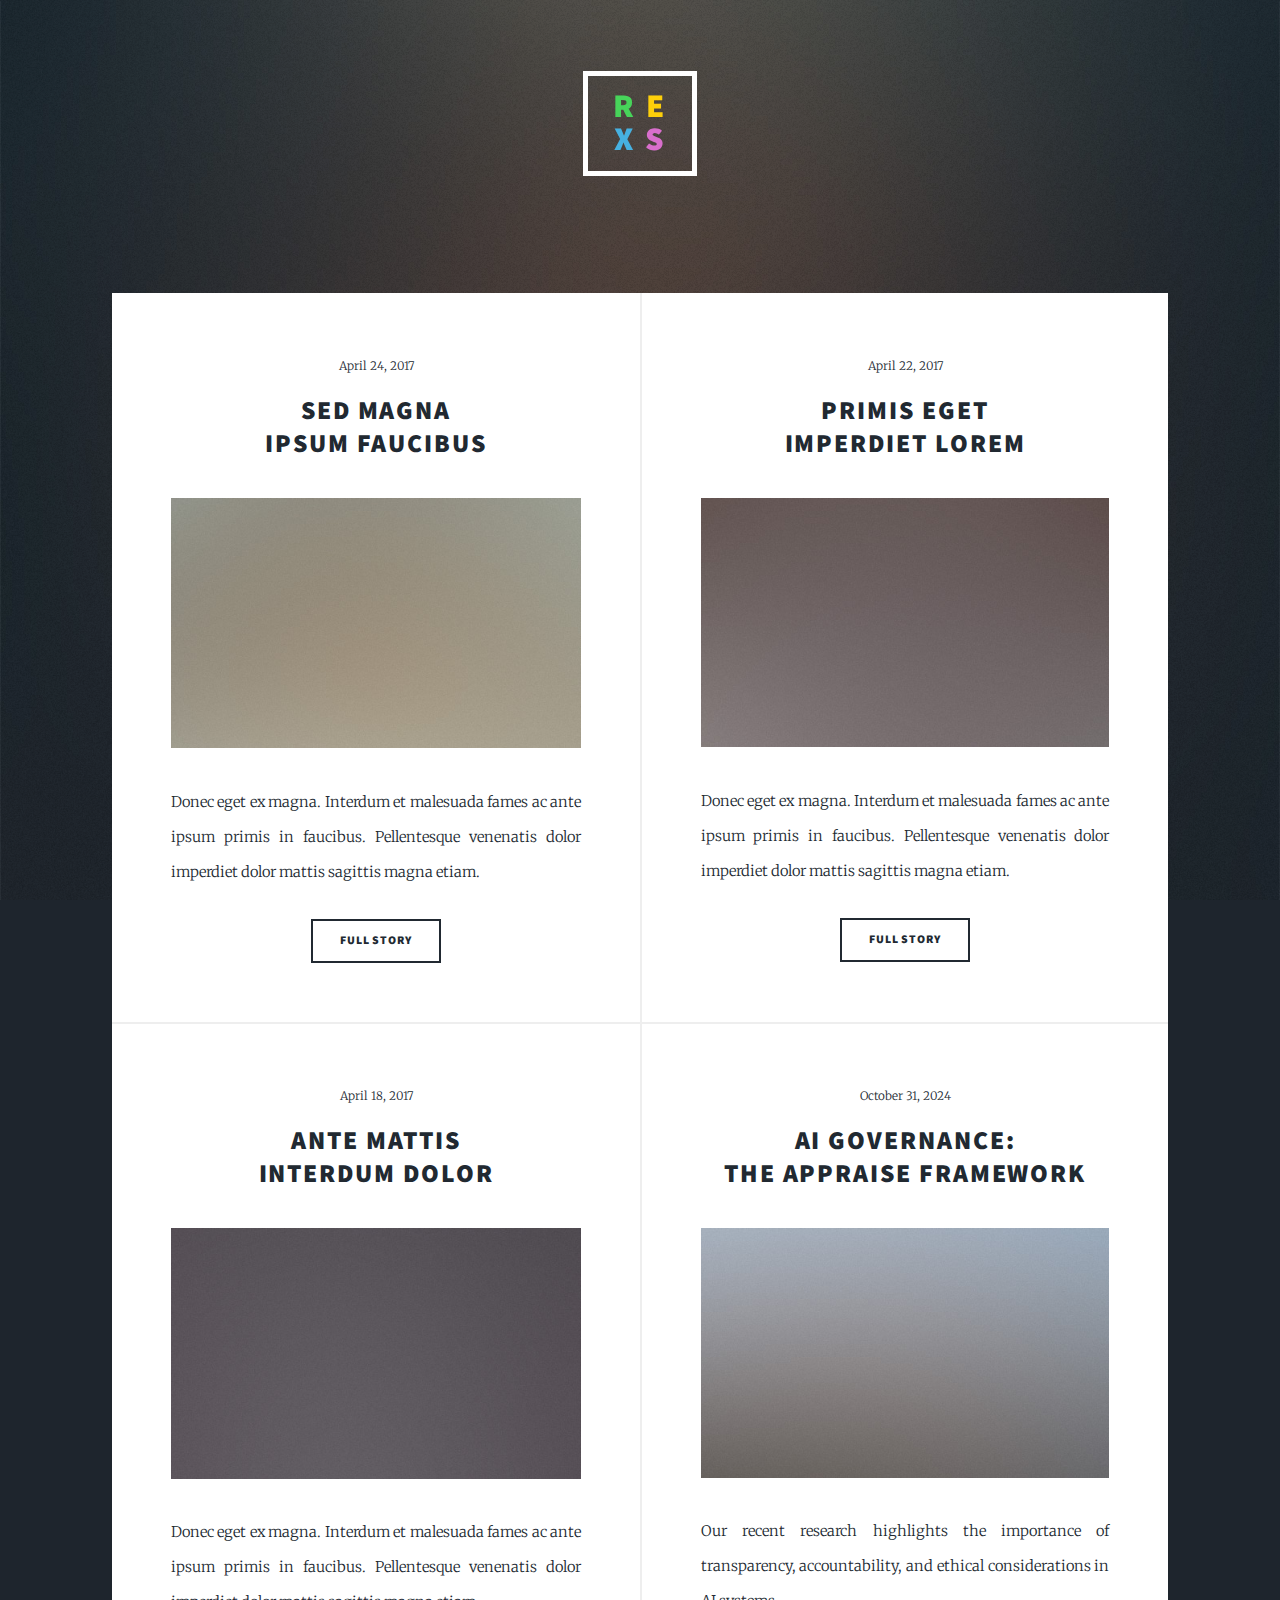
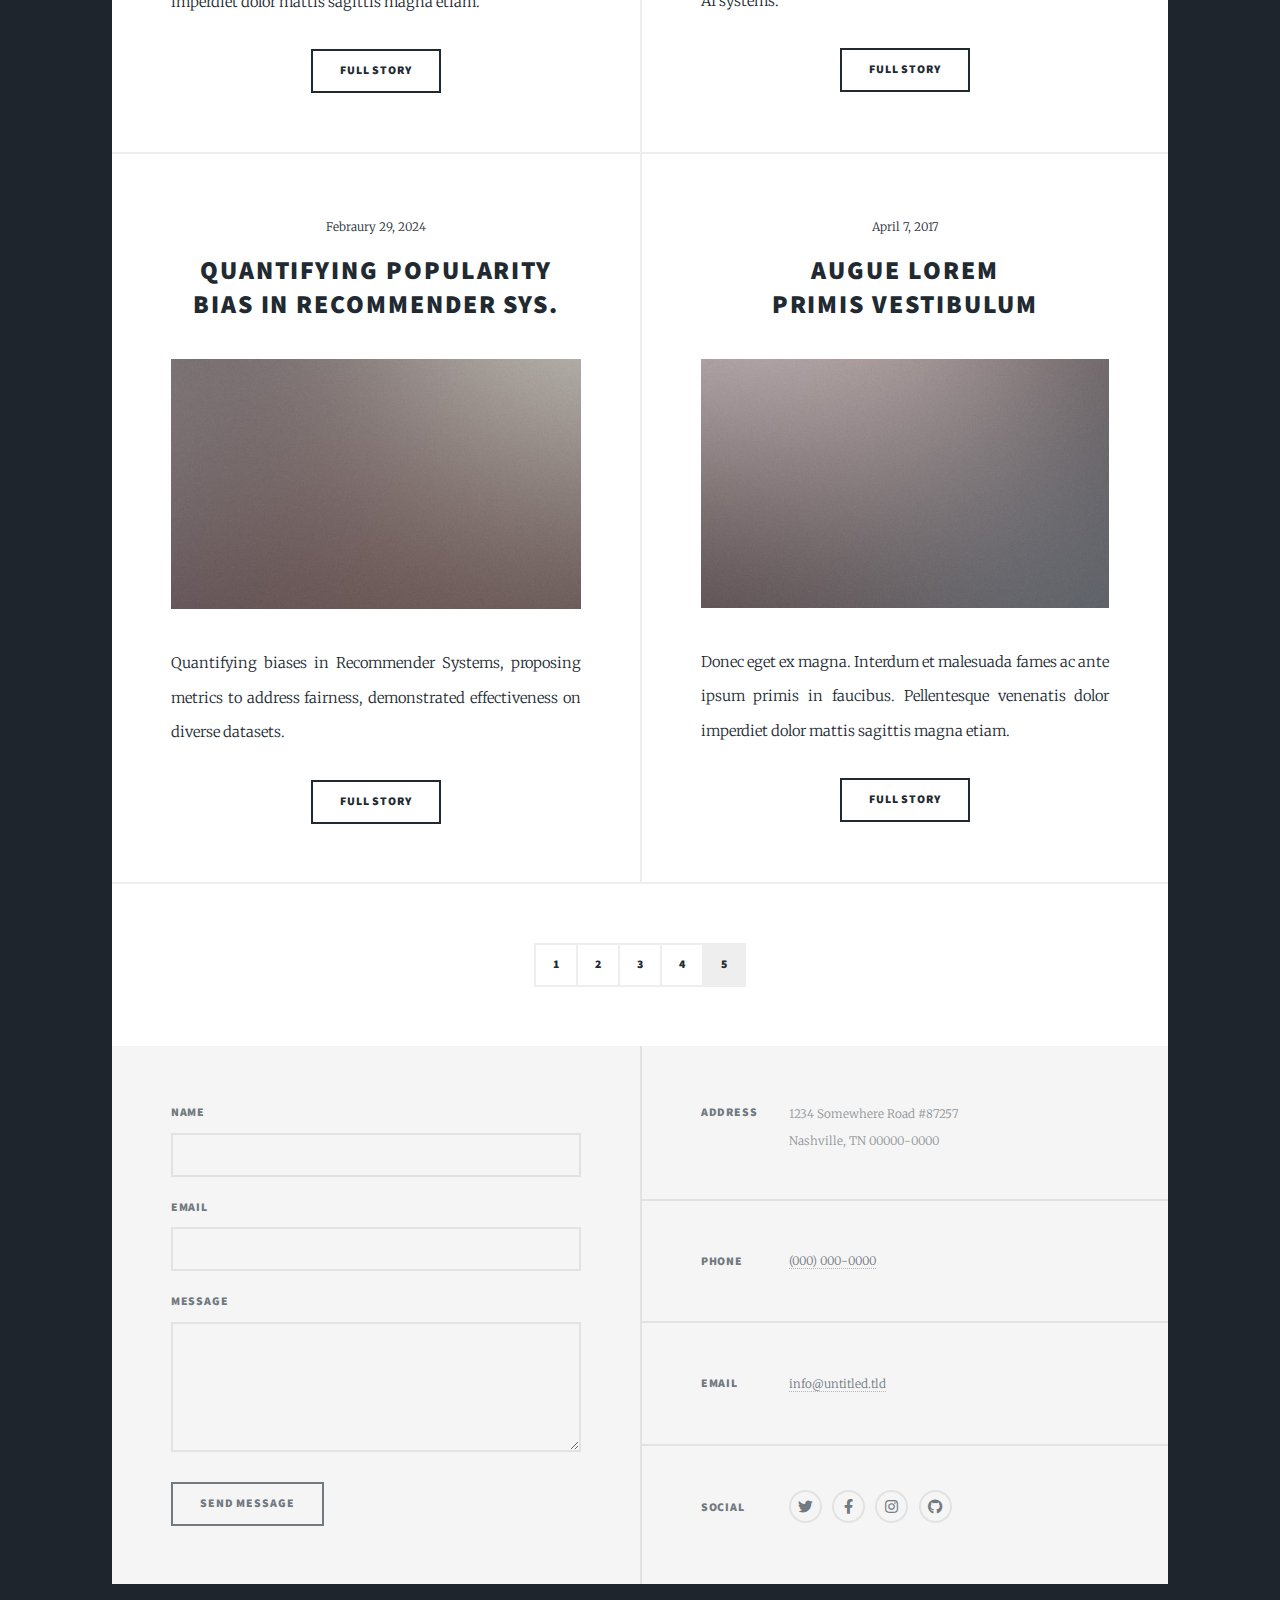
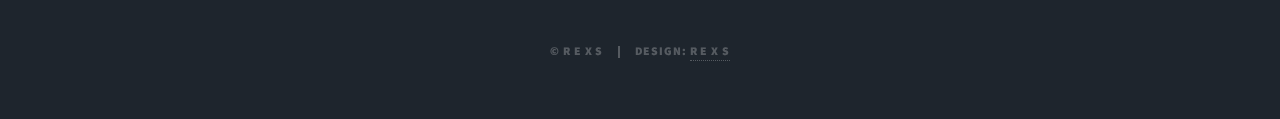
<file: Page5.html>
<!DOCTYPE HTML>
<!--
	REXS
-->
<html>
	<head>
		<title>REXS</title>
		<meta charset="utf-8" />
		<meta name="viewport" content="width=device-width, initial-scale=1, user-scalable=no" />
		<link rel="stylesheet" href="assets/css/main.css" />
		<noscript><link rel="stylesheet" href="assets/css/noscript.css" /></noscript>
	</head>
	<body class="is-preload">

		<!-- Wrapper -->
			<div id="wrapper" class="fade-in">

				<!-- Header -->				
					<header id="header">
  						<a href="index.html" class="logo">
							<span style="color: #47D45A;">r</span>
    							<span style="color: #FDCF0A;">e</span><br>
   	 						<span style="color: #46B1E1;">x</span>
    							<span style="color: #D86ECC;">s</span>
  						</a>
					</header>




				

				<!-- Main -->
					<div id="main">

						<!-- Posts -->
							<section class="posts">
								<article>
									<header>
										<span class="date">April 24, 2017</span>
										<h2><a href="#">Sed magna<br />
										ipsum faucibus</a></h2>
									</header>
									<a href="#" class="image fit"><img src="images/pic02.jpg" alt="" /></a>
									<p>Donec eget ex magna. Interdum et malesuada fames ac ante ipsum primis in faucibus. Pellentesque venenatis dolor imperdiet dolor mattis sagittis magna etiam.</p>
									<ul class="actions special">
										<li><a href="#" class="button">Full Story</a></li>
									</ul>
								</article>
								<article>
									<header>
										<span class="date">April 22, 2017</span>
										<h2><a href="#">Primis eget<br />
										imperdiet lorem</a></h2>
									</header>
									<a href="#" class="image fit"><img src="images/pic03.jpg" alt="" /></a>
									<p>Donec eget ex magna. Interdum et malesuada fames ac ante ipsum primis in faucibus. Pellentesque venenatis dolor imperdiet dolor mattis sagittis magna etiam.</p>
									<ul class="actions special">
										<li><a href="#" class="button">Full Story</a></li>
									</ul>
								</article>
								<article>
									<header>
										<span class="date">April 18, 2017</span>
										<h2><a href="#">Ante mattis<br />
										interdum dolor</a></h2>
									</header>
									<a href="#" class="image fit"><img src="images/pic04.jpg" alt="" /></a>
									<p>Donec eget ex magna. Interdum et malesuada fames ac ante ipsum primis in faucibus. Pellentesque venenatis dolor imperdiet dolor mattis sagittis magna etiam.</p>
									<ul class="actions special">
										<li><a href="#" class="button">Full Story</a></li>
									</ul>
								</article>
								<article>
									<header>
										<span class="date">October 31, 2024</span>
										<h2><a href="documents/Appraise_Aies.pdf">AI Governance:<br />
										The APPRAISE Framework</a></h2>
									</header>
									<a href="documents/Appraise_Aies.pdf" class="image fit"><img src="images/pic05.jpg" alt="" /></a>
									<p>Our recent research highlights the importance of transparency, accountability, and ethical considerations in AI systems.</p>
									<ul class="actions special">
										<li><a href="documents/Appraise_Aies.pdf" class="button">Full Story</a></li>
									</ul>
								</article>
								<article>
									<header>
										<span class="date">Febraury 29, 2024</span>
										<h2><a href="documents/Popularity Bias.pdf">Quantifying Popularity<br />
										Bias in Recommender Sys.</a></h2>
									</header>
									<a href="documents/Popularity Bias.pdf" class="image fit"><img src="images/pic06.jpg" alt="" /></a>
									<p>Quantifying biases in Recommender Systems, proposing metrics to address fairness, demonstrated effectiveness on diverse datasets.</p>
									<ul class="actions special">
										<li><a href="documents/Popularity Bias.pdf" class="button">Full Story</a></li>
									</ul>
								</article>
								<article>
									<header>
										<span class="date">April 7, 2017</span>
										<h2><a href="#">Augue lorem<br />
										primis vestibulum</a></h2>
									</header>
									<a href="#" class="image fit"><img src="images/pic07.jpg" alt="" /></a>
									<p>Donec eget ex magna. Interdum et malesuada fames ac ante ipsum primis in faucibus. Pellentesque venenatis dolor imperdiet dolor mattis sagittis magna etiam.</p>
									<ul class="actions special">
										<li><a href="#" class="button">Full Story</a></li>
									</ul>
								</article>
							</section>

						<!-- Footer -->
							<footer>
								<div class="pagination">
									<!--<a href="#" class="previous">Prev</a>-->
									<a href="index.html" class="page">1</a>
									<a href="Page2.html" class="page">2</a>
									<a href="Page3.html" class="page">3</a>
									<a href="Page4.html" class="page">4</a>
									<a href="#" class="page active">5</a>
								</div>
							</footer>

					</div>

				<!-- Footer -->
					<footer id="footer">
						<section>
							<form method="post" action="#">
								<div class="fields">
									<div class="field">
										<label for="name">Name</label>
										<input type="text" name="name" id="name" />
									</div>
									<div class="field">
										<label for="email">Email</label>
										<input type="text" name="email" id="email" />
									</div>
									<div class="field">
										<label for="message">Message</label>
										<textarea name="message" id="message" rows="3"></textarea>
									</div>
								</div>
								<ul class="actions">
									<li><input type="submit" value="Send Message" /></li>
								</ul>
							</form>
						</section>
						<section class="split contact">
							<section class="alt">
								<h3>Address</h3>
								<p>1234 Somewhere Road #87257<br />
								Nashville, TN 00000-0000</p>
							</section>
							<section>
								<h3>Phone</h3>
								<p><a href="#">(000) 000-0000</a></p>
							</section>
							<section>
								<h3>Email</h3>
								<p><a href="#">info@untitled.tld</a></p>
							</section>
							<section>
								<h3>Social</h3>
								<ul class="icons alt">
									<li><a href="#" class="icon brands alt fa-twitter"><span class="label">Twitter</span></a></li>
									<li><a href="#" class="icon brands alt fa-facebook-f"><span class="label">Facebook</span></a></li>
									<li><a href="#" class="icon brands alt fa-instagram"><span class="label">Instagram</span></a></li>
									<li><a href="#" class="icon brands alt fa-github"><span class="label">GitHub</span></a></li>
								</ul>
							</section>
						</section>
					</footer>

				<!-- Copyright -->
					<div id="copyright">
						<ul><li>&copy; R E X S</li><li>Design: <a href="">R E X S</a></li></ul>
					</div>

			</div>

		<!-- Scripts -->
			<script src="assets/js/jquery.min.js"></script>
			<script src="assets/js/jquery.scrollex.min.js"></script>
			<script src="assets/js/jquery.scrolly.min.js"></script>
			<script src="assets/js/browser.min.js"></script>
			<script src="assets/js/breakpoints.min.js"></script>
			<script src="assets/js/util.js"></script>
			<script src="assets/js/main.js"></script>

		
		<script>
  			const options = { year: 'numeric', month: 'long', day: 'numeric' };
  			const today = new Date().toLocaleDateString(undefined, options);
  			document.getElementById('current-date').textContent = today;
		</script>
	

	</body>
</html>
</file>
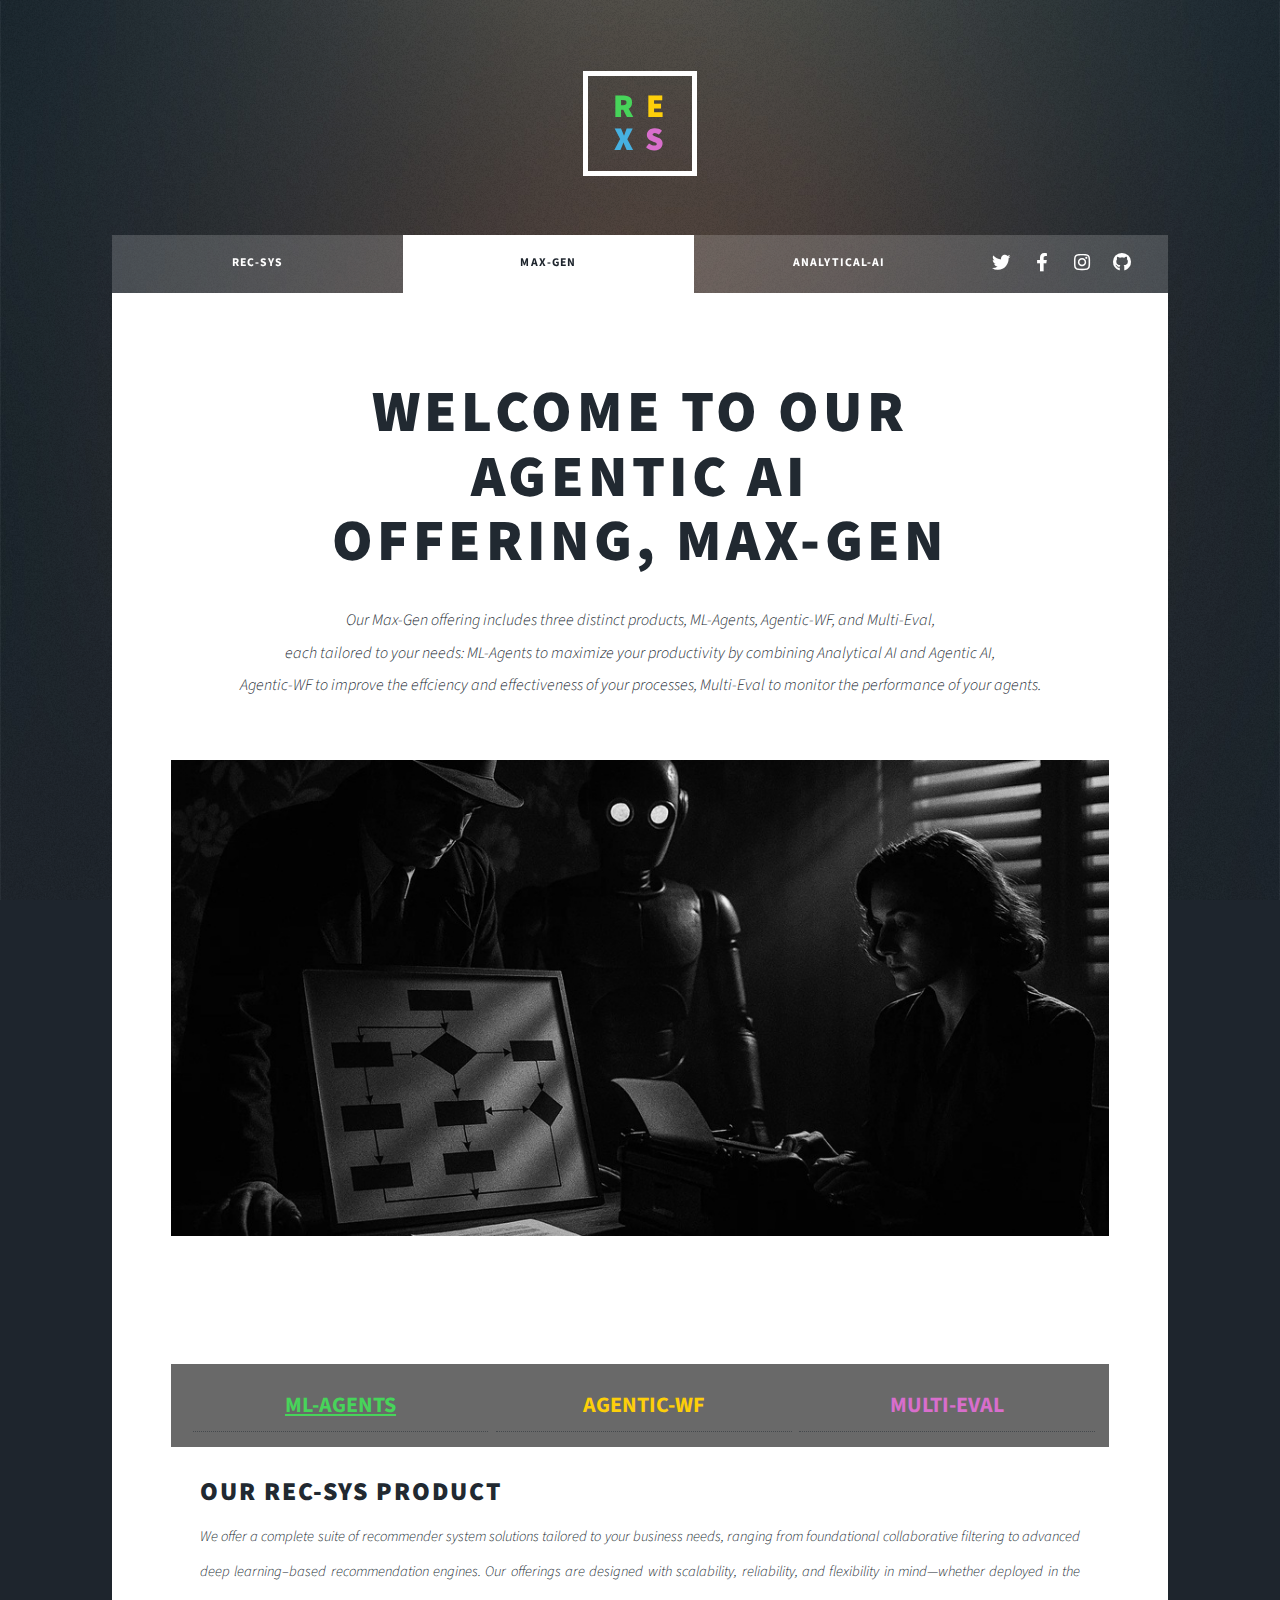
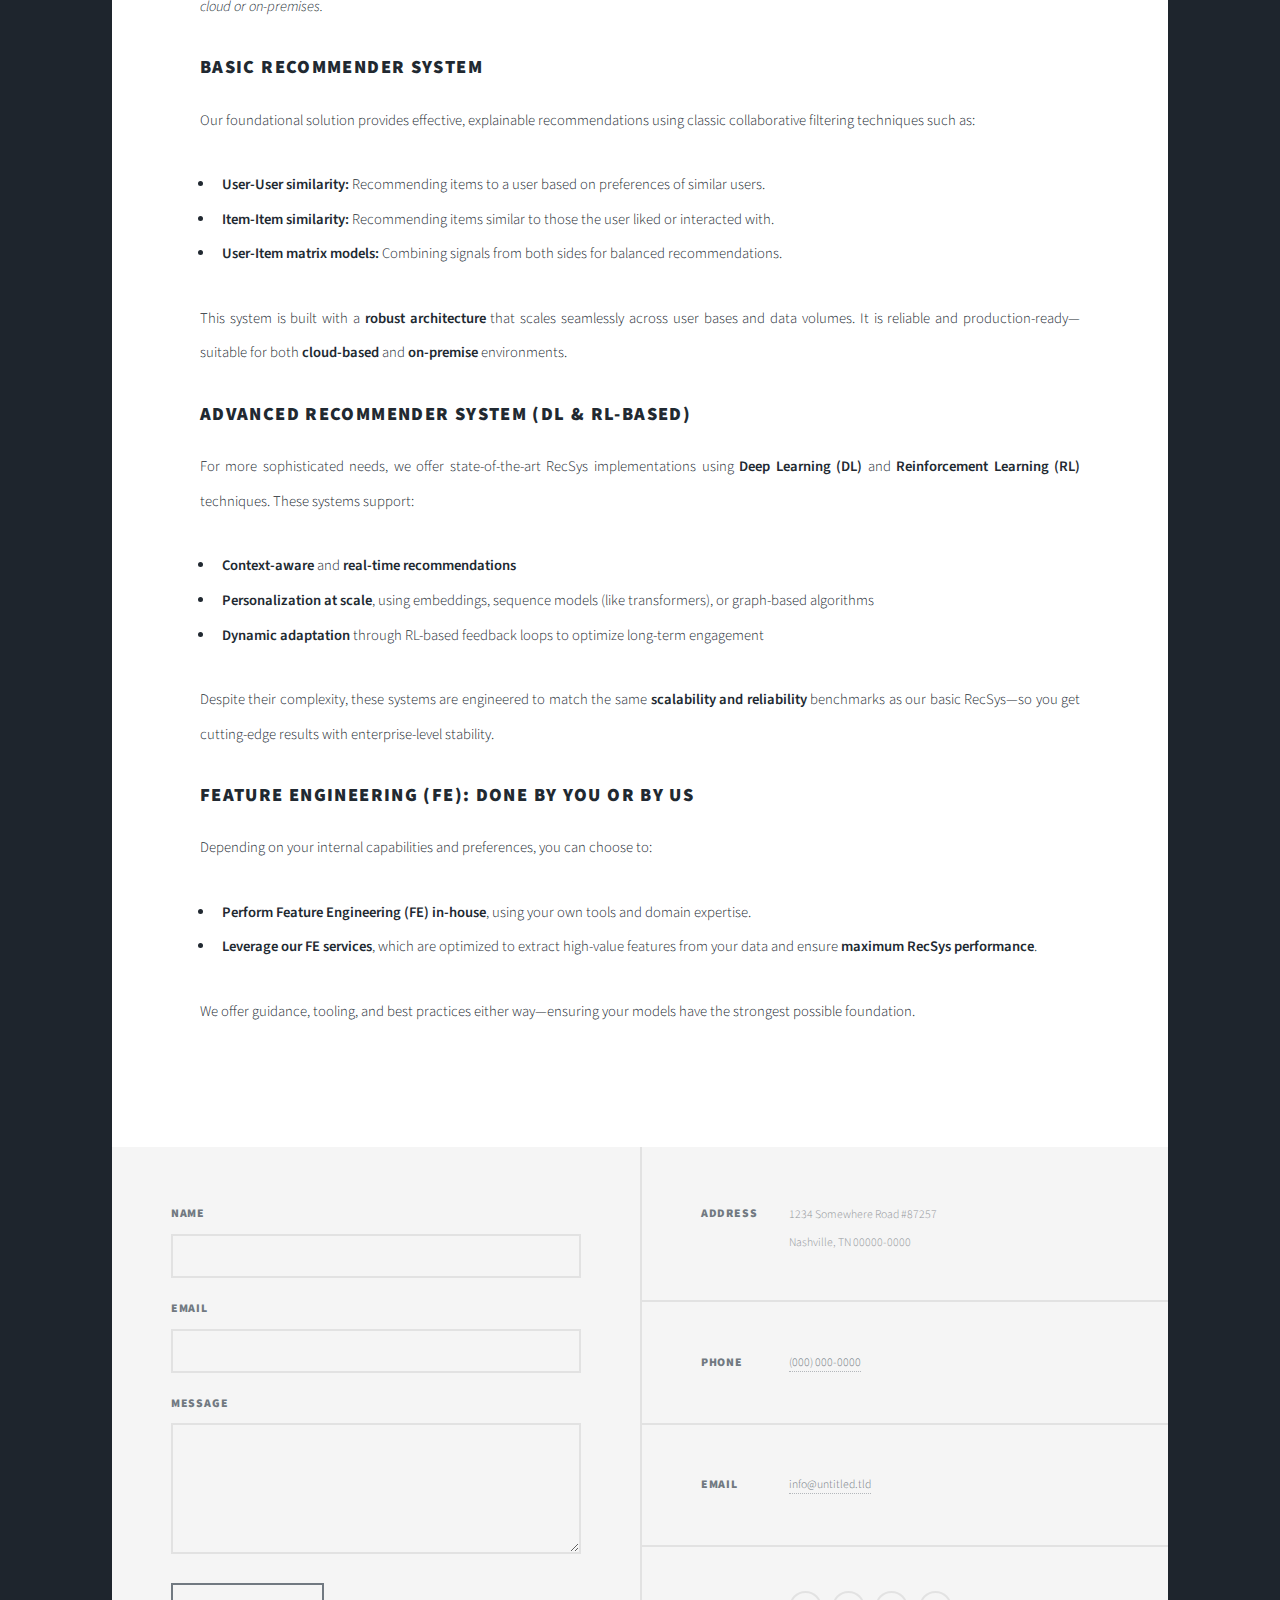
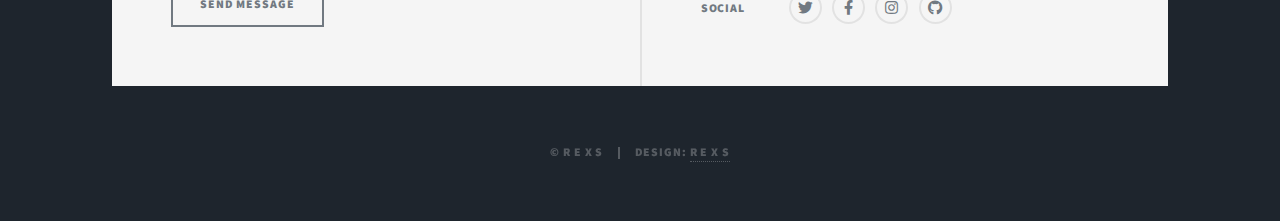
<file: Products - AgenticAI.html>
<!DOCTYPE HTML>

<html>
	<head>
		<title>REXS</title>
		<meta charset="utf-8" />
		<meta name="viewport" content="width=device-width, initial-scale=1, user-scalable=no" />
		<link rel="stylesheet" href="assets/css/main.css" />
		<noscript><link rel="stylesheet" href="assets/css/noscript.css" /></noscript>
	</head>
	<body class="is-preload">

		<!-- Wrapper -->
			<div id="wrapper">

				<!-- Header -->				
					<header id="header">
  						<a href="index.html" class="logo">
							<span style="color: #47D45A;">r</span>
    							<span style="color: #FDCF0A;">e</span><br>
   	 						<span style="color: #46B1E1;">x</span>
    							<span style="color: #D86ECC;">s</span>
  						</a>
					</header>

				<!-- Nav -->
					<nav id="nav">
						<ul class="links">
							<li><a href="Products - RecSys.html">REC-SYS</a></li>
							<li class="active"><a href="Products - AgenticAI.html">MAX-GEN</a></li>
							<li><a href="">Analytical-AI</a></li>
						</ul>
						<ul class="icons">
							<li><a href="#" class="icon brands fa-twitter"><span class="label">Twitter</span></a></li>
							<li><a href="#" class="icon brands fa-facebook-f"><span class="label">Facebook</span></a></li>
							<li><a href="#" class="icon brands fa-instagram"><span class="label">Instagram</span></a></li>
							<li><a href="#" class="icon brands fa-github"><span class="label">GitHub</span></a></li>
						</ul>
					</nav>

				<!-- Main -->
					<div id="main">

						<!-- Post -->
							<section class="post">
								<header class="major">
									<h1>Welcome to our<br />
									Agentic AI<br />
									offering, Max-Gen</h1>
									<p>Our Max-Gen offering includes three distinct products, ML-Agents, Agentic-WF, and Multi-Eval,<br />
									each tailored to your needs: ML-Agents to maximize your productivity by combining Analytical AI and Agentic AI,<br />
									Agentic-WF to improve the effciency and effectiveness of your processes, Multi-Eval to monitor the performance of your agents.</p>
								</header>
								<div class="image main"><img src="images/Agentic.jpg" alt="" /></div>
								
								<br />
								<br />		

								<!DOCTYPE html>
								<html lang="en">
								<head>
								<meta charset="UTF-8" />
								<meta name="viewport" content="width=device-width, initial-scale=1.0"/>
								<title>Recommender System Services</title>
								<style>
									body {
									font-family: "Source Sans Pro", Helvetica, sans-serif;
									margin: 0;
									padding: 0;
									}

									/* Navigation bar styling */
									nav {
									background-color: #696969;
									padding: 1rem;
									}

									nav ul {
									list-style: none;
									margin: 0;
									padding: 0;
									display: flex;
									justify-content: space-between; /* Spread items */
									align-items: center;
									}

									nav ul li {
									flex: 1;
									text-align: center;
									}

									nav a {
									
									text-decoration: none;
									font-weight: bold;
									display: inline-block;
									width: 100%;
									font-size: 1.5rem;
									}

									.nav-mlagents {
									color: #47D45A; 
									}

									.nav-agenticwf {
									color: #FDCF0A; 
									}

									.nav-multieval {
									color: #D86ECC; 
									}

									nav a.active {
									text-decoration: underline;
									}

									section {
									padding: 2rem;
									}

									h2 {
									margin-top: 0;
									}
								</style>
								</head>
								<body>

								<!-- Navigation Bar -->
								<nav>
									<ul>
									<li><a href="Products - RecSys.html#Rec-Sys" class="nav-mlagents active">ML-AGENTS</a></li>
									<li><a href="Products - RecSim.html#Rec-Sim" class="nav-agenticwf">AGENTIC-WF</a></li>
									<li><a href="Products - RecEval.html#Rec-Eval" class="nav-multieval">MULTI-EVAL</a></li>
									</ul>
								</nav>

								<!-- Value to the Client Section -->
								
								<section id="Rec-Sys">
									<header>
										<h2>Our Rec-Sys product</h2>
										<p>We offer a complete suite of recommender system solutions tailored to your business needs, ranging from foundational collaborative filtering to advanced deep learning–based recommendation engines. Our offerings are designed with scalability, reliability, and flexibility in mind—whether deployed in the cloud or on-premises.</p>
									</header>

									<article>
										<h3>Basic Recommender System</h3>
										<p>Our foundational solution provides effective, explainable recommendations using classic collaborative filtering techniques such as:</p>
										<ul>
										<li><strong>User-User similarity:</strong> Recommending items to a user based on preferences of similar users.</li>
										<li><strong>Item-Item similarity:</strong> Recommending items similar to those the user liked or interacted with.</li>
										<li><strong>User-Item matrix models:</strong> Combining signals from both sides for balanced recommendations.</li>
										</ul>
										<p>This system is built with a <strong>robust architecture</strong> that scales seamlessly across user bases and data volumes. It is reliable and production-ready—suitable for both <strong>cloud-based</strong> and <strong>on-premise</strong> environments.</p>
									</article>

									<article>
										<h3>Advanced Recommender System (DL & RL-based)</h3>
										<p>For more sophisticated needs, we offer state-of-the-art RecSys implementations using <strong>Deep Learning (DL)</strong> and <strong>Reinforcement Learning (RL)</strong> techniques. These systems support:</p>
										<ul>
										<li><strong>Context-aware</strong> and <strong>real-time recommendations</strong></li>
										<li><strong>Personalization at scale</strong>, using embeddings, sequence models (like transformers), or graph-based algorithms</li>
										<li><strong>Dynamic adaptation</strong> through RL-based feedback loops to optimize long-term engagement</li>
										</ul>
										<p>Despite their complexity, these systems are engineered to match the same <strong>scalability and reliability</strong> benchmarks as our basic RecSys—so you get cutting-edge results with enterprise-level stability.</p>
									</article>

									<article>
										<h3>Feature Engineering (FE): Done by You or by Us</h3>
										<p>Depending on your internal capabilities and preferences, you can choose to:</p>
										<ul>
										<li><strong>Perform Feature Engineering (FE) in-house</strong>, using your own tools and domain expertise.</li>
										<li><strong>Leverage our FE services</strong>, which are optimized to extract high-value features from your data and ensure <strong>maximum RecSys performance</strong>.</li>
										</ul>
										<p>We offer guidance, tooling, and best practices either way—ensuring your models have the strongest possible foundation.</p>
									</article>
									</section>
								</section>

					</div>

				<!-- Footer -->
					<footer id="footer">
						<section>
							<form method="post" action="#">
								<div class="fields">
									<div class="field">
										<label for="name">Name</label>
										<input type="text" name="name" id="name" />
									</div>
									<div class="field">
										<label for="email">Email</label>
										<input type="text" name="email" id="email" />
									</div>
									<div class="field">
										<label for="message">Message</label>
										<textarea name="message" id="message" rows="3"></textarea>
									</div>
								</div>
								<ul class="actions">
									<li><input type="submit" value="Send Message" /></li>
								</ul>
							</form>
						</section>
						<section class="split contact">
							<section class="alt">
								<h3>Address</h3>
								<p>1234 Somewhere Road #87257<br />
								Nashville, TN 00000-0000</p>
							</section>
							<section>
								<h3>Phone</h3>
								<p><a href="#">(000) 000-0000</a></p>
							</section>
							<section>
								<h3>Email</h3>
								<p><a href="#">info@untitled.tld</a></p>
							</section>
							<section>
								<h3>Social</h3>
								<ul class="icons alt">
									<li><a href="#" class="icon brands alt fa-twitter"><span class="label">Twitter</span></a></li>
									<li><a href="#" class="icon brands alt fa-facebook-f"><span class="label">Facebook</span></a></li>
									<li><a href="#" class="icon brands alt fa-instagram"><span class="label">Instagram</span></a></li>
									<li><a href="#" class="icon brands alt fa-github"><span class="label">GitHub</span></a></li>
								</ul>
							</section>
						</section>
					</footer>

				<!-- Copyright -->
					<div id="copyright">
						<ul><li>&copy; R E X S</li><li>Design: <a href="">R E X S</a></li></ul>
					</div>

			</div>

		<!-- Scripts -->
			<script src="assets/js/jquery.min.js"></script>
			<script src="assets/js/jquery.scrollex.min.js"></script>
			<script src="assets/js/jquery.scrolly.min.js"></script>
			<script src="assets/js/browser.min.js"></script>
			<script src="assets/js/breakpoints.min.js"></script>
			<script src="assets/js/util.js"></script>
			<script src="assets/js/main.js"></script>

	</body>
</html>
</file>
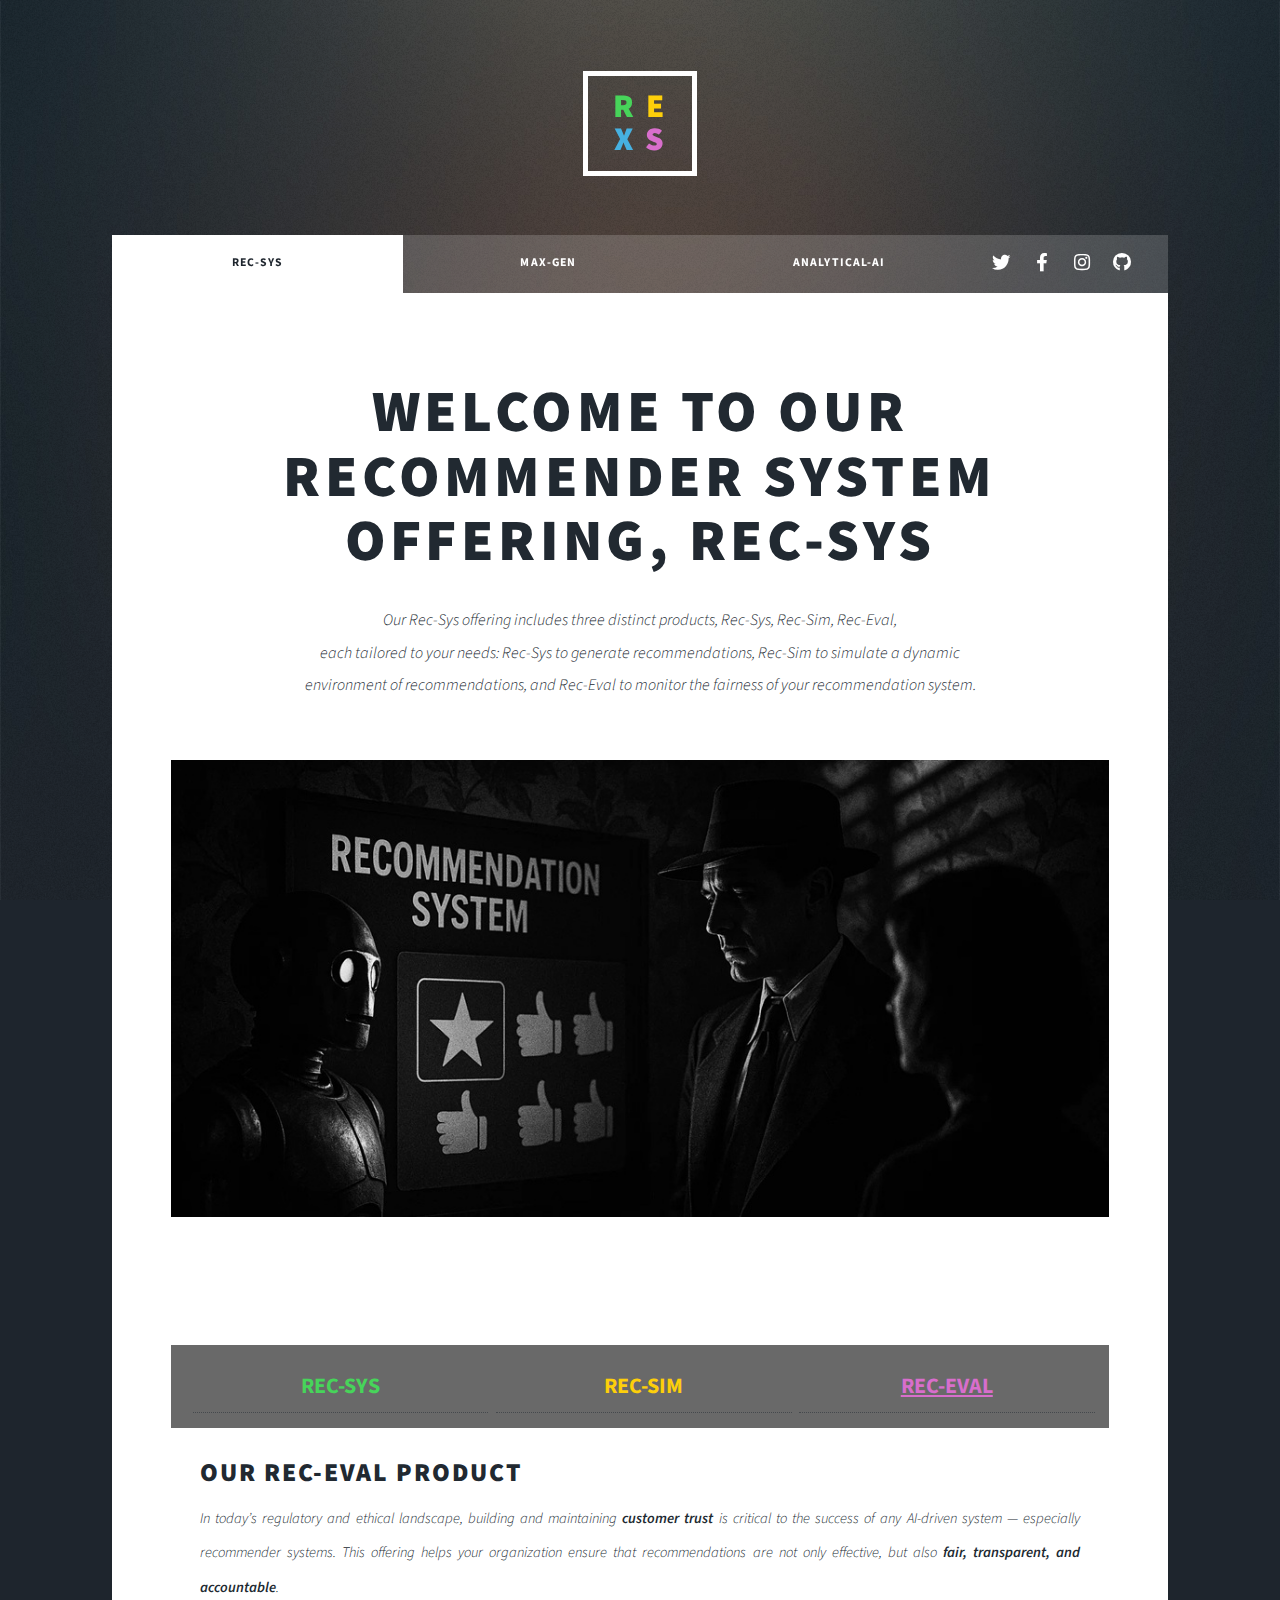
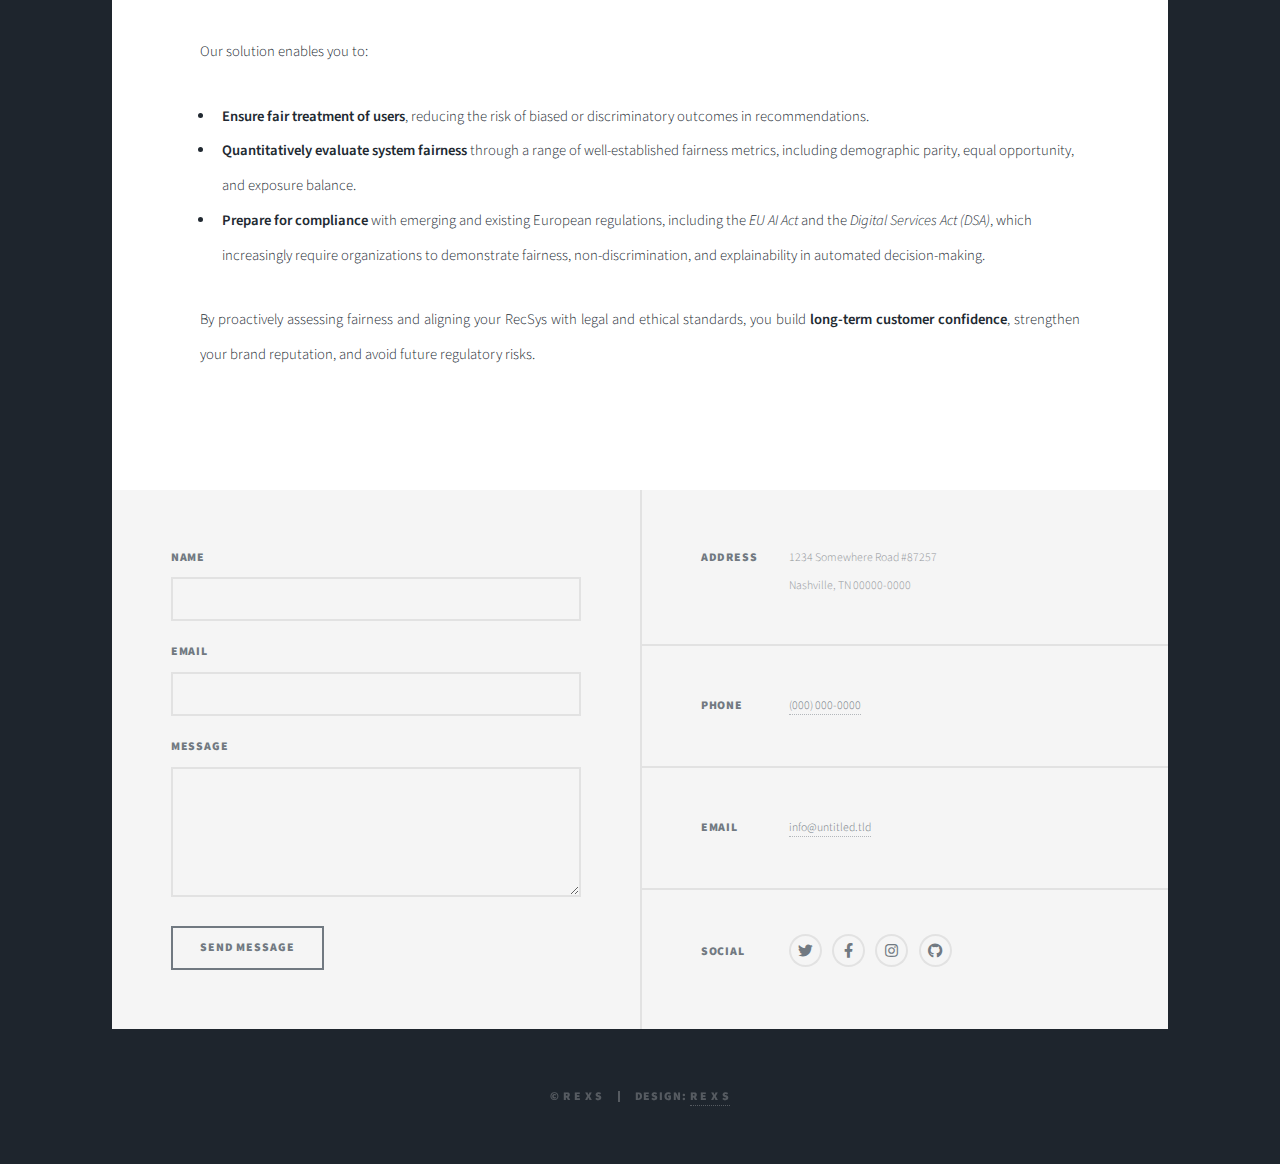
<file: Products - RecEval.html>
<!DOCTYPE HTML>

<html>
	<head>
		<title>REXS</title>
		<meta charset="utf-8" />
		<meta name="viewport" content="width=device-width, initial-scale=1, user-scalable=no" />
		<link rel="stylesheet" href="assets/css/main.css" />
		<noscript><link rel="stylesheet" href="assets/css/noscript.css" /></noscript>
	</head>
	<body class="is-preload">

		<!-- Wrapper -->
			<div id="wrapper">

				<!-- Header -->				
					<header id="header">
  						<a href="index.html" class="logo">
							<span style="color: #47D45A;">r</span>
    							<span style="color: #FDCF0A;">e</span><br>
   	 						<span style="color: #46B1E1;">x</span>
    							<span style="color: #D86ECC;">s</span>
  						</a>
					</header>

				<!-- Nav -->
					<nav id="nav">
						<ul class="links">
							<li class="active"><a href="Products - RecSys.html">REC-SYS</a></li>
							<li><a href="Products - AgenticAI.html">MAX-GEN</a></li>
							<li><a href="">Analytical-AI</a></li>
						</ul>
						<ul class="icons">
							<li><a href="#" class="icon brands fa-twitter"><span class="label">Twitter</span></a></li>
							<li><a href="#" class="icon brands fa-facebook-f"><span class="label">Facebook</span></a></li>
							<li><a href="#" class="icon brands fa-instagram"><span class="label">Instagram</span></a></li>
							<li><a href="#" class="icon brands fa-github"><span class="label">GitHub</span></a></li>
						</ul>
					</nav>

				<!-- Main -->
					<div id="main">

						<!-- Post -->
							<section class="post">
								<header class="major">
									<h1>Welcome to our<br />
									Recommender System<br />
									offering, Rec-Sys</h1>
									<p>Our Rec-Sys offering includes three distinct products, Rec-Sys, Rec-Sim, Rec-Eval,<br />
									each tailored to your needs: Rec-Sys to generate recommendations, Rec-Sim to simulate a dynamic <br />
									environment of recommendations, and Rec-Eval to monitor the fairness of your recommendation system.</p>
								</header>
								<div class="image main"><img src="images/RecSys.jpg" alt="" /></div>
								
								<br />
								<br />		

								<!DOCTYPE html>
								<html lang="en">
								<head>
								<meta charset="UTF-8" />
								<meta name="viewport" content="width=device-width, initial-scale=1.0"/>
								<title>Recommender System Services</title>
								<style>
									body {
									font-family: "Source Sans Pro", Helvetica, sans-serif;
									margin: 0;
									padding: 0;
									}

									/* Navigation bar styling */
									nav {
									background-color: #696969;
									padding: 1rem;
									}

									nav ul {
									list-style: none;
									margin: 0;
									padding: 0;
									display: flex;
									justify-content: space-between; /* Spread items */
									align-items: center;
									}

									nav ul li {
									flex: 1;
									text-align: center;
									}

									nav a {
									
									text-decoration: none;
									font-weight: bold;
									display: inline-block;
									width: 100%;
									font-size: 1.5rem;
									}

									.nav-recsys {
									color: #47D45A; 
									}

									.nav-recsim {
									color: #FDCF0A; 
									}

									.nav-receval {
									color: #D86ECC; 
									}

									nav a.active {
									text-decoration: underline;
									}

									section {
									padding: 2rem;
									}

									h2 {
									margin-top: 0;
									}
								</style>
								</head>
								<body>

								<!-- Navigation Bar -->
								<nav>
									<ul>
									<li><a href="Products - RecSys.html#Rec-Sys" class="nav-recsys">REC-SYS</a></li>
									<li><a href="Products - RecSim.html#Rec-Sim" class="nav-recsim">REC-SIM</a></li>
									<li><a href="Products - RecEval.html#Rec-Eval" class="nav-receval active">REC-EVAL</a></li>
									</ul>
								</nav>

								<!-- Value to the Client Section -->
								
								<section id="Rec-Eval">
									<header>
										<h2>Our Rec-Eval product</h2>
										<p>
										In today’s regulatory and ethical landscape, building and maintaining <strong>customer trust</strong> is critical to the success of any AI-driven system — especially recommender systems.
										This offering helps your organization ensure that recommendations are not only effective, but also <strong>fair, transparent, and accountable</strong>.
										</p>
									</header>

									<p>Our solution enables you to:</p>
									<ul>
										<li><strong>Ensure fair treatment of users</strong>, reducing the risk of biased or discriminatory outcomes in recommendations.</li>
										<li><strong>Quantitatively evaluate system fairness</strong> through a range of well-established fairness metrics, including demographic parity, equal opportunity, and exposure balance.</li>
										<li><strong>Prepare for compliance</strong> with emerging and existing European regulations, including the <em>EU AI Act</em> and the <em>Digital Services Act (DSA)</em>, which increasingly require organizations to demonstrate fairness, non-discrimination, and explainability in automated decision-making.</li>
									</ul>

									<p>
										By proactively assessing fairness and aligning your RecSys with legal and ethical standards, you build <strong>long-term customer confidence</strong>,
										strengthen your brand reputation, and avoid future regulatory risks.
									</p>
									
								</section>

					</div>

				<!-- Footer -->
					<footer id="footer">
						<section>
							<form method="post" action="#">
								<div class="fields">
									<div class="field">
										<label for="name">Name</label>
										<input type="text" name="name" id="name" />
									</div>
									<div class="field">
										<label for="email">Email</label>
										<input type="text" name="email" id="email" />
									</div>
									<div class="field">
										<label for="message">Message</label>
										<textarea name="message" id="message" rows="3"></textarea>
									</div>
								</div>
								<ul class="actions">
									<li><input type="submit" value="Send Message" /></li>
								</ul>
							</form>
						</section>
						<section class="split contact">
							<section class="alt">
								<h3>Address</h3>
								<p>1234 Somewhere Road #87257<br />
								Nashville, TN 00000-0000</p>
							</section>
							<section>
								<h3>Phone</h3>
								<p><a href="#">(000) 000-0000</a></p>
							</section>
							<section>
								<h3>Email</h3>
								<p><a href="#">info@untitled.tld</a></p>
							</section>
							<section>
								<h3>Social</h3>
								<ul class="icons alt">
									<li><a href="#" class="icon brands alt fa-twitter"><span class="label">Twitter</span></a></li>
									<li><a href="#" class="icon brands alt fa-facebook-f"><span class="label">Facebook</span></a></li>
									<li><a href="#" class="icon brands alt fa-instagram"><span class="label">Instagram</span></a></li>
									<li><a href="#" class="icon brands alt fa-github"><span class="label">GitHub</span></a></li>
								</ul>
							</section>
						</section>
					</footer>

				<!-- Copyright -->
					<div id="copyright">
						<ul><li>&copy; R E X S</li><li>Design: <a href="">R E X S</a></li></ul>
					</div>

			</div>

		<!-- Scripts -->
			<script src="assets/js/jquery.min.js"></script>
			<script src="assets/js/jquery.scrollex.min.js"></script>
			<script src="assets/js/jquery.scrolly.min.js"></script>
			<script src="assets/js/browser.min.js"></script>
			<script src="assets/js/breakpoints.min.js"></script>
			<script src="assets/js/util.js"></script>
			<script src="assets/js/main.js"></script>

	</body>
</html>
</file>
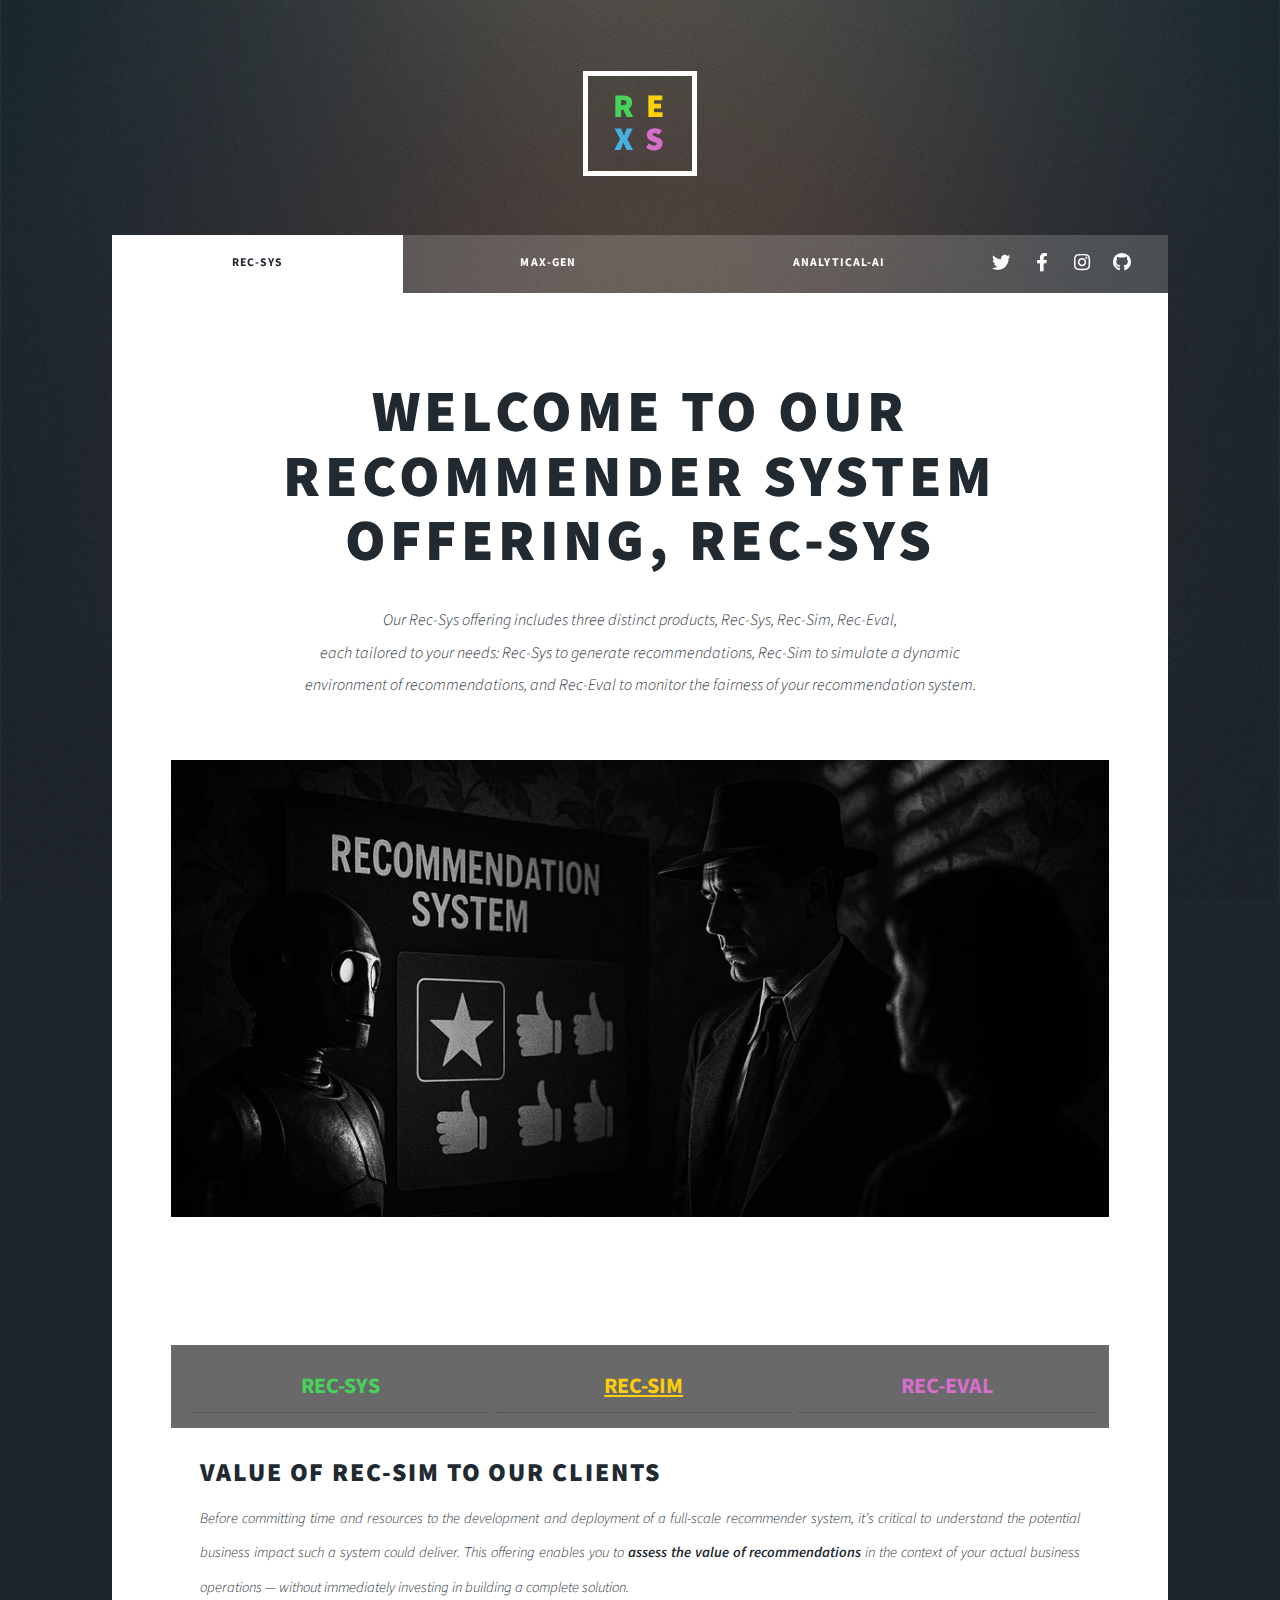
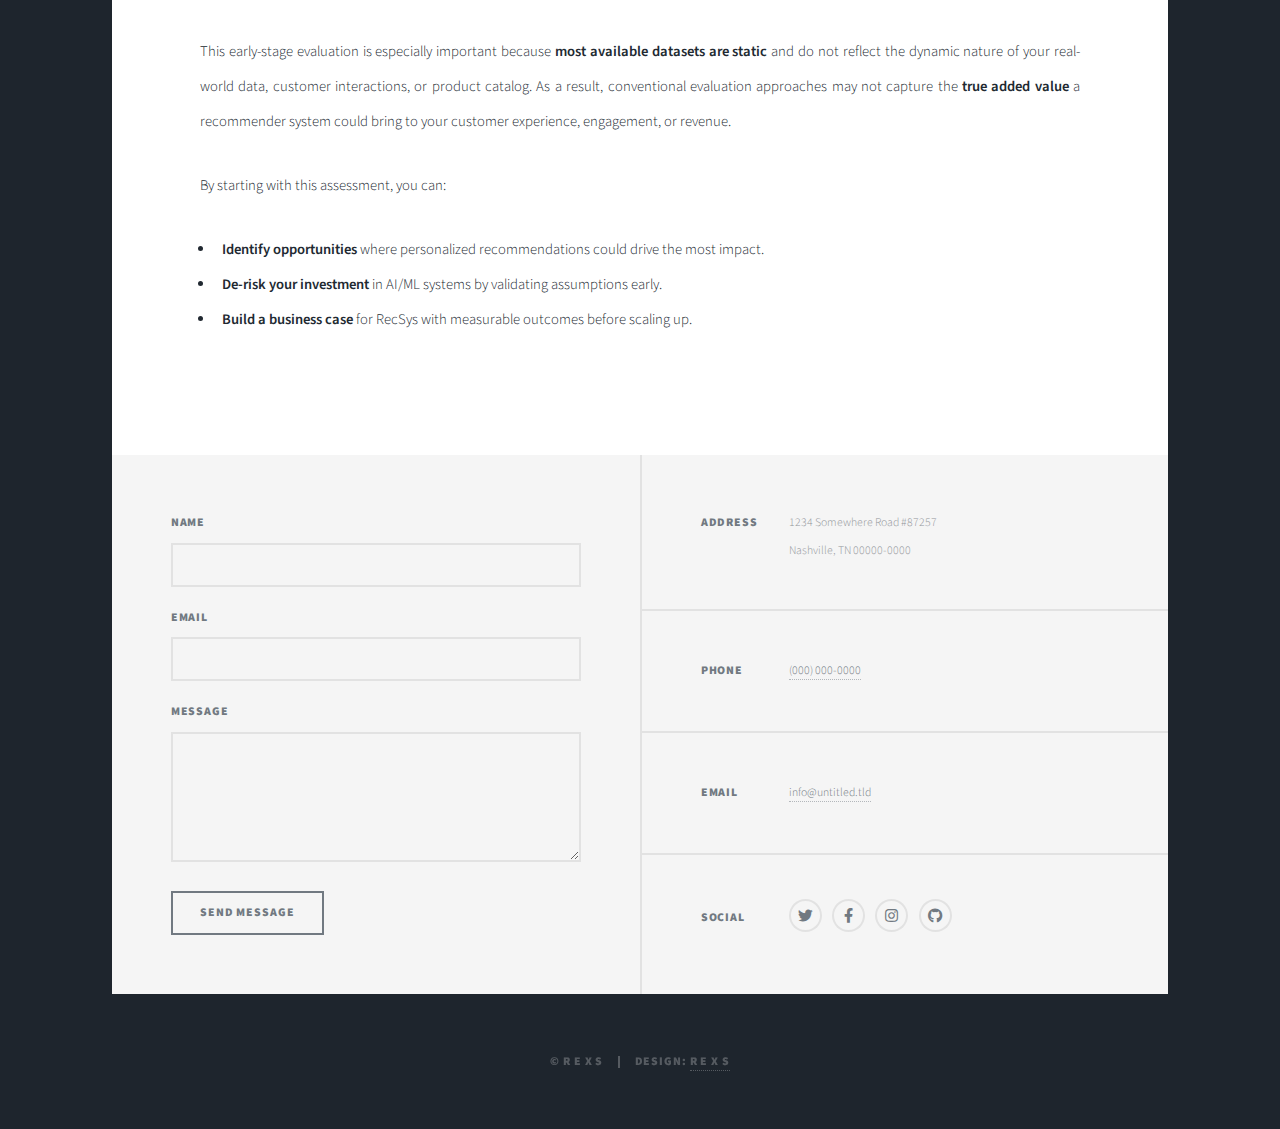
<file: Products - RecSim.html>
<!DOCTYPE HTML>

<html>
	<head>
		<title>REXS</title>
		<meta charset="utf-8" />
		<meta name="viewport" content="width=device-width, initial-scale=1, user-scalable=no" />
		<link rel="stylesheet" href="assets/css/main.css" />
		<noscript><link rel="stylesheet" href="assets/css/noscript.css" /></noscript>
	</head>
	<body class="is-preload">

		<!-- Wrapper -->
			<div id="wrapper">

				<!-- Header -->				
					<header id="header">
  						<a href="index.html" class="logo">
							<span style="color: #47D45A;">r</span>
    							<span style="color: #FDCF0A;">e</span><br>
   	 						<span style="color: #46B1E1;">x</span>
    							<span style="color: #D86ECC;">s</span>
  						</a>
					</header>

				<!-- Nav -->
					<nav id="nav">
						<ul class="links">
							<li class="active"><a href="Products - RecSys.html">REC-SYS</a></li>
							<li><a href="Products - AgenticAI.html">MAX-GEN</a></li>
							<li><a href="">Analytical-AI</a></li>
						</ul>
						<ul class="icons">
							<li><a href="#" class="icon brands fa-twitter"><span class="label">Twitter</span></a></li>
							<li><a href="#" class="icon brands fa-facebook-f"><span class="label">Facebook</span></a></li>
							<li><a href="#" class="icon brands fa-instagram"><span class="label">Instagram</span></a></li>
							<li><a href="#" class="icon brands fa-github"><span class="label">GitHub</span></a></li>
						</ul>
					</nav>

				<!-- Main -->
					<div id="main">

						<!-- Post -->
							<section class="post">
								<header class="major">
									<h1>Welcome to our<br />
									Recommender System<br />
									offering, Rec-Sys</h1>
									<p>Our Rec-Sys offering includes three distinct products, Rec-Sys, Rec-Sim, Rec-Eval,<br />
									each tailored to your needs: Rec-Sys to generate recommendations, Rec-Sim to simulate a dynamic <br />
									environment of recommendations, and Rec-Eval to monitor the fairness of your recommendation system.</p>
								</header>
								<div class="image main"><img src="images/RecSys.jpg" alt="" /></div>
								
								<br />
								<br />		

								<!DOCTYPE html>
								<html lang="en">
								<head>
								<meta charset="UTF-8" />
								<meta name="viewport" content="width=device-width, initial-scale=1.0"/>
								<title>Recommender System Services</title>
								<style>
									body {
									font-family: "Source Sans Pro", Helvetica, sans-serif;
									margin: 0;
									padding: 0;
									}

									/* Navigation bar styling */
									nav {
									background-color: #696969;
									padding: 1rem;
									}

									nav ul {
									list-style: none;
									margin: 0;
									padding: 0;
									display: flex;
									justify-content: space-between; /* Spread items */
									align-items: center;
									}

									nav ul li {
									flex: 1;
									text-align: center;
									}

									nav a {
									
									text-decoration: none;
									font-weight: bold;
									display: inline-block;
									width: 100%;
									font-size: 1.5rem;
									}

									.nav-recsys {
									color: #47D45A; 
									}

									.nav-recsim {
									color: #FDCF0A; 
									}

									.nav-receval {
									color: #D86ECC; 
									}

									nav a.active {
									text-decoration: underline;
									}

									section {
									padding: 2rem;
									}

									h2 {
									margin-top: 0;
									}
								</style>
								</head>
								<body>

								<!-- Navigation Bar -->
								<nav>
									<ul>
									<li><a href="Products - RecSys.html#Rec-Sys" class="nav-recsys">REC-SYS</a></li>
									<li><a href="Products - RecSim.html#Rec-Sim" class="nav-recsim active">REC-SIM</a></li>
									<li><a href="Products - RecEval.html#Rec-Eval" class="nav-receval">REC-EVAL</a></li>
									</ul>
								</nav>

								<!-- Value to the Client Section -->
								
								<section id="Rec-Sim">
								<header>
									<h2>Value of Rec-Sim to our Clients</h2>
									<p>
									Before committing time and resources to the development and deployment of a full-scale recommender system, it’s critical to understand the potential business impact such a system could deliver.
									This offering enables you to <strong>assess the value of recommendations</strong> in the context of your actual business operations — without immediately investing in building a complete solution.
									</p>
								</header>
								
								<p>
									This early-stage evaluation is especially important because <strong>most available datasets are static</strong> and do not reflect the dynamic nature of your real-world data, customer interactions, or product catalog.
									As a result, conventional evaluation approaches may not capture the <strong>true added value</strong> a recommender system could bring to your customer experience, engagement, or revenue.
								</p>

								<p>By starting with this assessment, you can:</p>
								<ul>
									<li><strong>Identify opportunities</strong> where personalized recommendations could drive the most impact.</li>
									<li><strong>De-risk your investment</strong> in AI/ML systems by validating assumptions early.</li>
									<li><strong>Build a business case</strong> for RecSys with measurable outcomes before scaling up.</li>
								</ul>
								</section>


					</div>

				<!-- Footer -->
					<footer id="footer">
						<section>
							<form method="post" action="#">
								<div class="fields">
									<div class="field">
										<label for="name">Name</label>
										<input type="text" name="name" id="name" />
									</div>
									<div class="field">
										<label for="email">Email</label>
										<input type="text" name="email" id="email" />
									</div>
									<div class="field">
										<label for="message">Message</label>
										<textarea name="message" id="message" rows="3"></textarea>
									</div>
								</div>
								<ul class="actions">
									<li><input type="submit" value="Send Message" /></li>
								</ul>
							</form>
						</section>
						<section class="split contact">
							<section class="alt">
								<h3>Address</h3>
								<p>1234 Somewhere Road #87257<br />
								Nashville, TN 00000-0000</p>
							</section>
							<section>
								<h3>Phone</h3>
								<p><a href="#">(000) 000-0000</a></p>
							</section>
							<section>
								<h3>Email</h3>
								<p><a href="#">info@untitled.tld</a></p>
							</section>
							<section>
								<h3>Social</h3>
								<ul class="icons alt">
									<li><a href="#" class="icon brands alt fa-twitter"><span class="label">Twitter</span></a></li>
									<li><a href="#" class="icon brands alt fa-facebook-f"><span class="label">Facebook</span></a></li>
									<li><a href="#" class="icon brands alt fa-instagram"><span class="label">Instagram</span></a></li>
									<li><a href="#" class="icon brands alt fa-github"><span class="label">GitHub</span></a></li>
								</ul>
							</section>
						</section>
					</footer>

				<!-- Copyright -->
					<div id="copyright">
						<ul><li>&copy; R E X S</li><li>Design: <a href="">R E X S</a></li></ul>
					</div>

			</div>

		<!-- Scripts -->
			<script src="assets/js/jquery.min.js"></script>
			<script src="assets/js/jquery.scrollex.min.js"></script>
			<script src="assets/js/jquery.scrolly.min.js"></script>
			<script src="assets/js/browser.min.js"></script>
			<script src="assets/js/breakpoints.min.js"></script>
			<script src="assets/js/util.js"></script>
			<script src="assets/js/main.js"></script>

	</body>
</html>
</file>
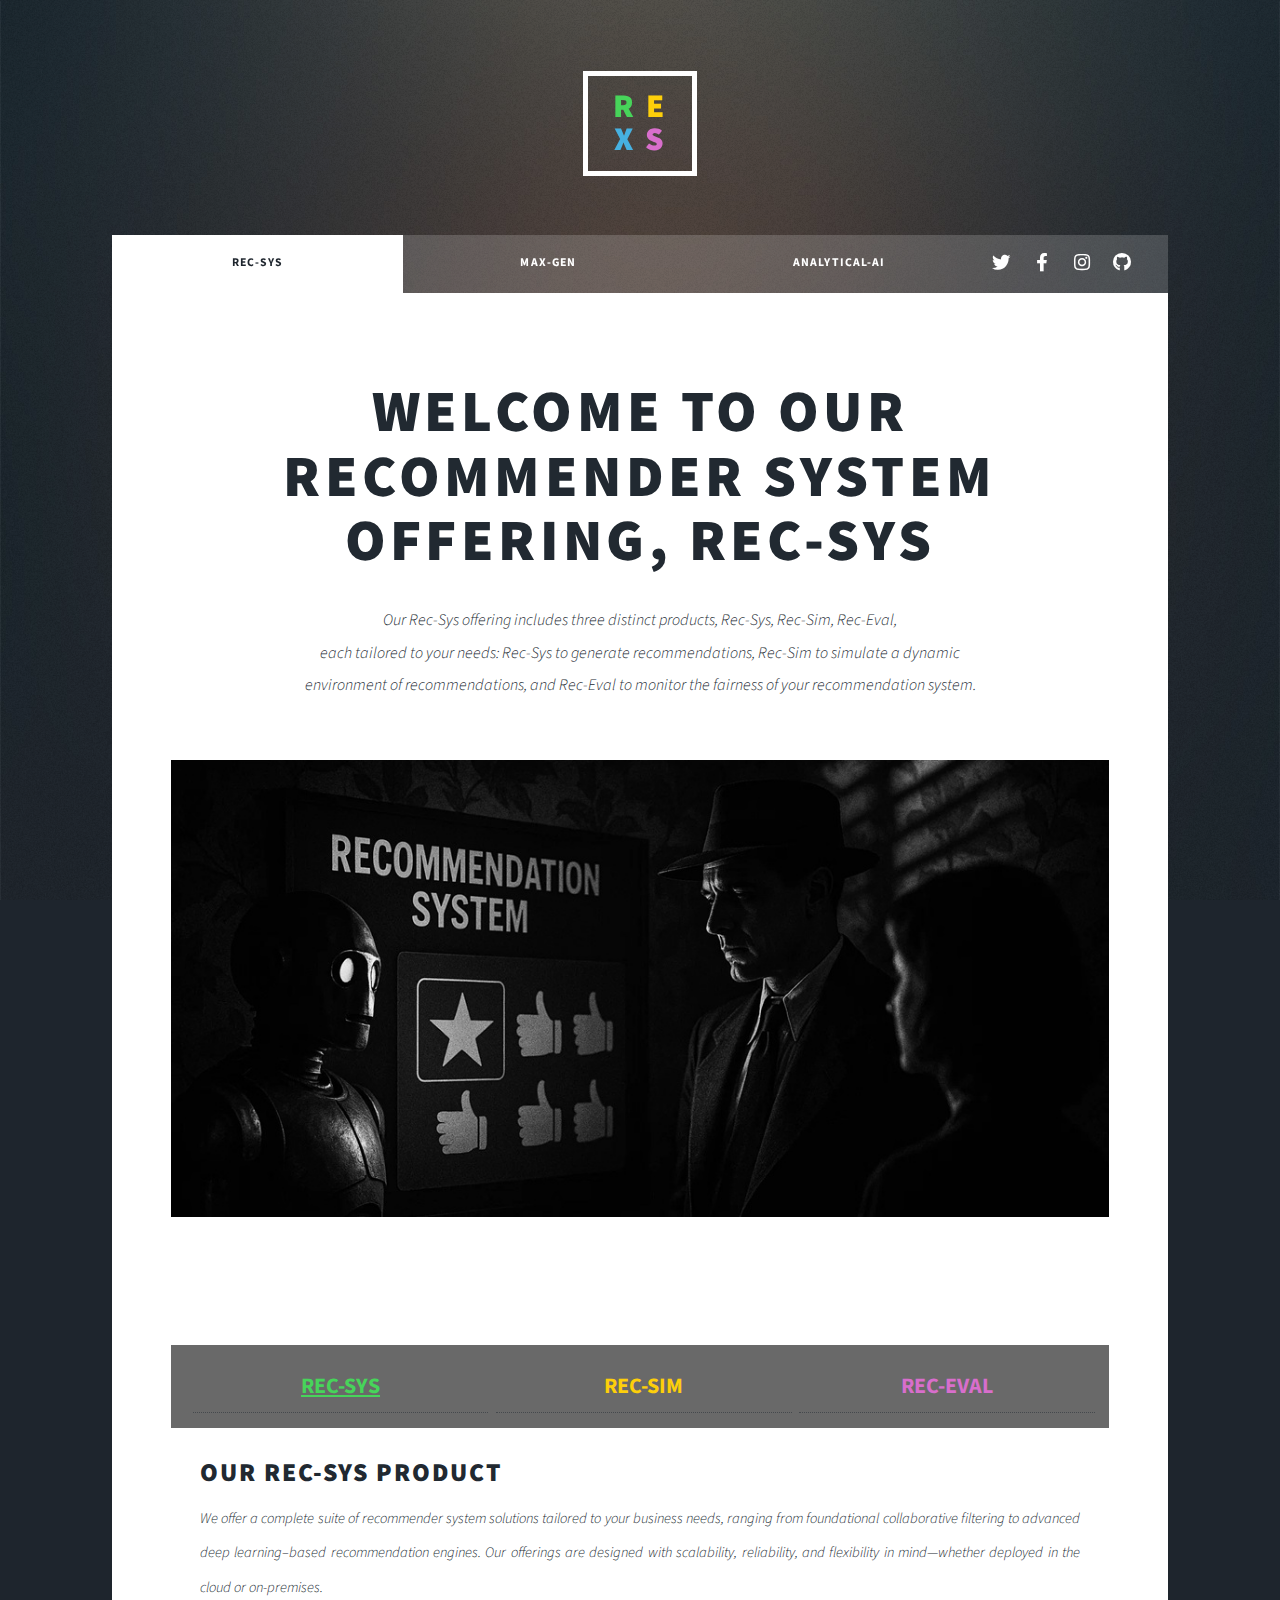
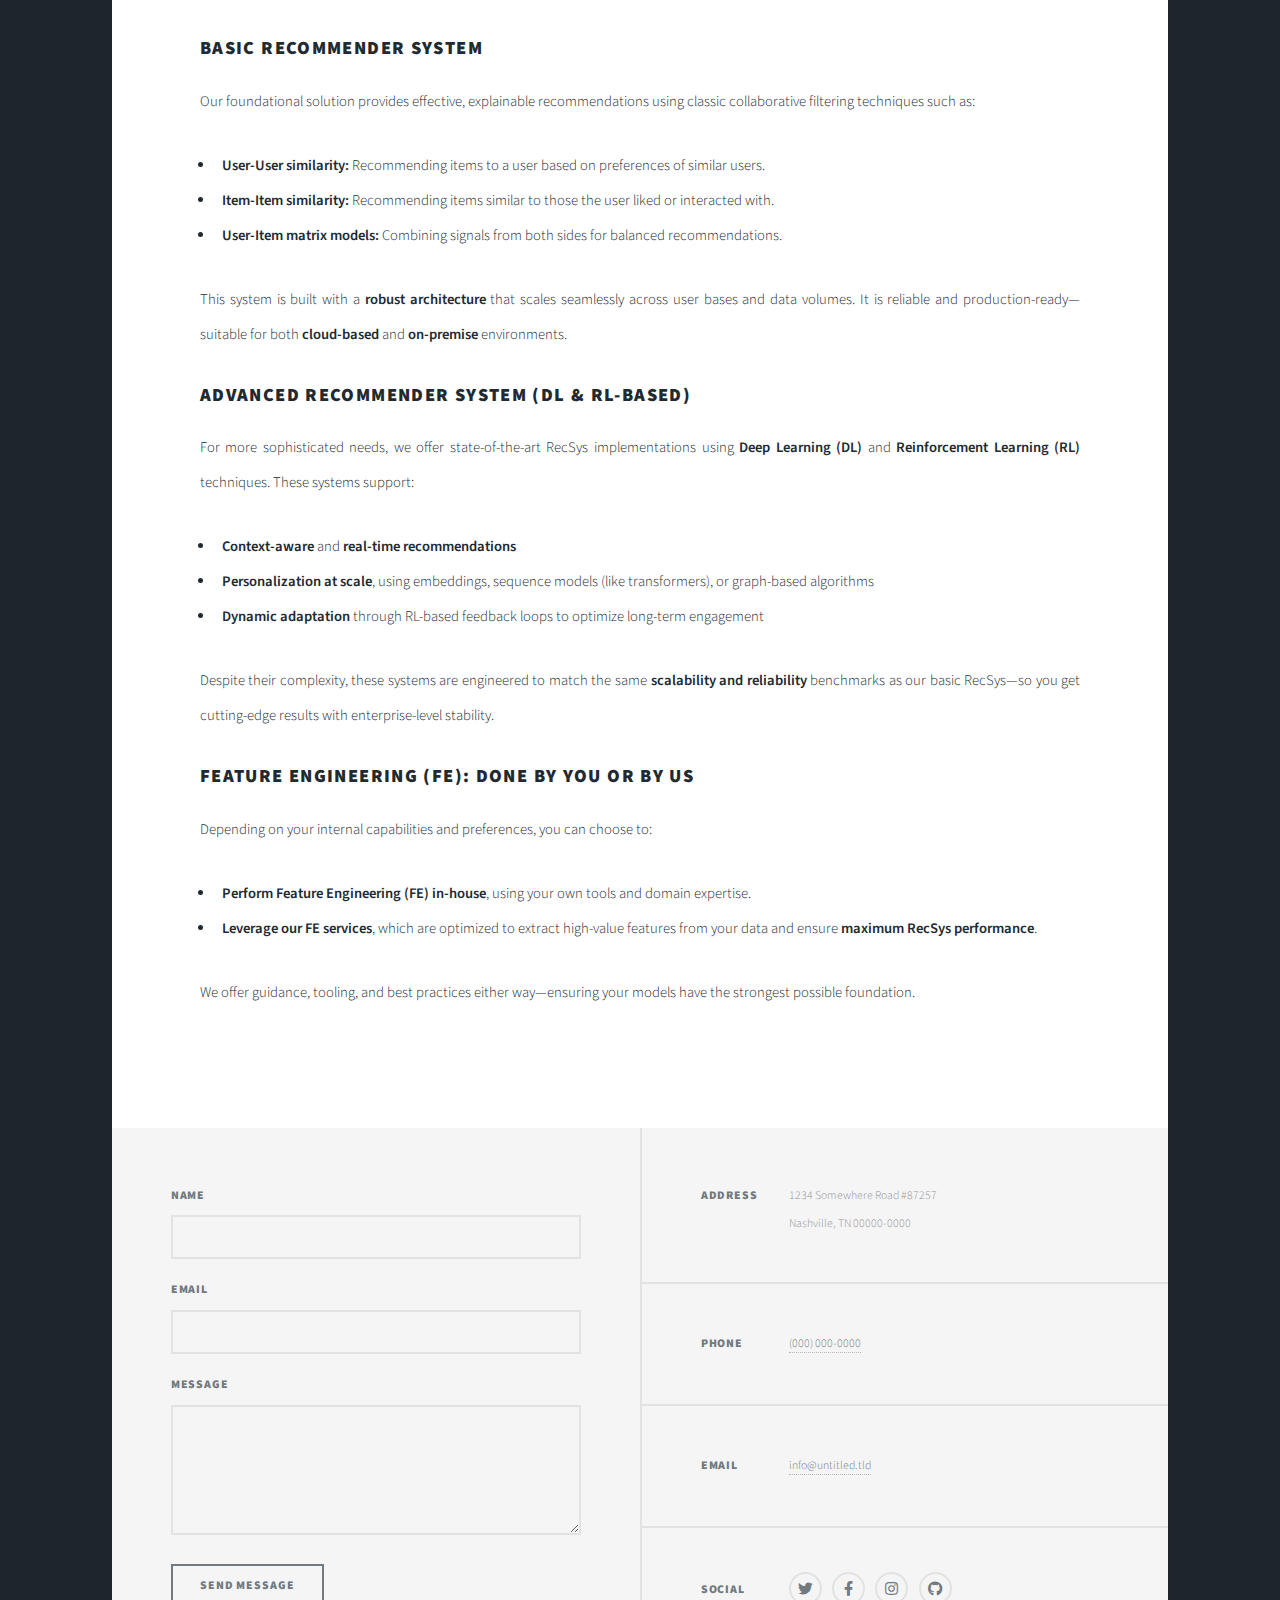
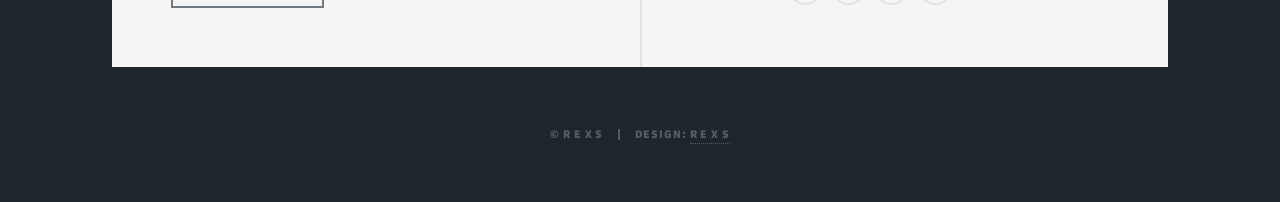
<file: Products - RecSys.html>
<!DOCTYPE HTML>

<html>
	<head>
		<title>REXS</title>
		<meta charset="utf-8" />
		<meta name="viewport" content="width=device-width, initial-scale=1, user-scalable=no" />
		<link rel="stylesheet" href="assets/css/main.css" />
		<noscript><link rel="stylesheet" href="assets/css/noscript.css" /></noscript>
	</head>
	<body class="is-preload">

		<!-- Wrapper -->
			<div id="wrapper">

				<!-- Header -->				
					<header id="header">
  						<a href="index.html" class="logo">
							<span style="color: #47D45A;">r</span>
    							<span style="color: #FDCF0A;">e</span><br>
   	 						<span style="color: #46B1E1;">x</span>
    							<span style="color: #D86ECC;">s</span>
  						</a>
					</header>

				<!-- Nav -->
					<nav id="nav">
						<ul class="links">
							<li class="active"><a href="Products - RecSys.html">REC-SYS</a></li>
							<li><a href="Products - AgenticAI.html">MAX-GEN</a></li>
							<li><a href="">Analytical-AI</a></li>
						</ul>
						<ul class="icons">
							<li><a href="#" class="icon brands fa-twitter"><span class="label">Twitter</span></a></li>
							<li><a href="#" class="icon brands fa-facebook-f"><span class="label">Facebook</span></a></li>
							<li><a href="#" class="icon brands fa-instagram"><span class="label">Instagram</span></a></li>
							<li><a href="#" class="icon brands fa-github"><span class="label">GitHub</span></a></li>
						</ul>
					</nav>

				<!-- Main -->
					<div id="main">

						<!-- Post -->
							<section class="post">
								<header class="major">
									<h1>Welcome to our<br />
									Recommender System<br />
									offering, Rec-Sys</h1>
									<p>Our Rec-Sys offering includes three distinct products, Rec-Sys, Rec-Sim, Rec-Eval,<br />
									each tailored to your needs: Rec-Sys to generate recommendations, Rec-Sim to simulate a dynamic <br />
									environment of recommendations, and Rec-Eval to monitor the fairness of your recommendation system.</p>
								</header>
								<div class="image main"><img src="images/RecSys.jpg" alt="" /></div>
								
								<br />
								<br />		

								<!DOCTYPE html>
								<html lang="en">
								<head>
								<meta charset="UTF-8" />
								<meta name="viewport" content="width=device-width, initial-scale=1.0"/>
								<title>Recommender System Services</title>
								<style>
									body {
									font-family: "Source Sans Pro", Helvetica, sans-serif;
									margin: 0;
									padding: 0;
									}

									/* Navigation bar styling */
									nav {
									background-color: #696969;
									padding: 1rem;
									}

									nav ul {
									list-style: none;
									margin: 0;
									padding: 0;
									display: flex;
									justify-content: space-between; /* Spread items */
									align-items: center;
									}

									nav ul li {
									flex: 1;
									text-align: center;
									}

									nav a {
									
									text-decoration: none;
									font-weight: bold;
									display: inline-block;
									width: 100%;
									font-size: 1.5rem;
									}

									.nav-recsys {
									color: #47D45A; 
									}

									.nav-recsim {
									color: #FDCF0A; 
									}

									.nav-receval {
									color: #D86ECC; 
									}

									nav a.active {
									text-decoration: underline;
									}

									section {
									padding: 2rem;
									}

									h2 {
									margin-top: 0;
									}
								</style>
								</head>
								<body>

								<!-- Navigation Bar -->
								<nav>
									<ul>
									<li><a href="Products - RecSys.html#Rec-Sys" class="nav-recsys active">REC-SYS</a></li>
									<li><a href="Products - RecSim.html#Rec-Sim" class="nav-recsim">REC-SIM</a></li>
									<li><a href="Products - RecEval.html#Rec-Eval" class="nav-receval">REC-EVAL</a></li>
									</ul>
								</nav>

								<!-- Value to the Client Section -->
								
								<section id="Rec-Sys">
									<header>
										<h2>Our Rec-Sys product</h2>
										<p>We offer a complete suite of recommender system solutions tailored to your business needs, ranging from foundational collaborative filtering to advanced deep learning–based recommendation engines. Our offerings are designed with scalability, reliability, and flexibility in mind—whether deployed in the cloud or on-premises.</p>
									</header>

									<article>
										<h3>Basic Recommender System</h3>
										<p>Our foundational solution provides effective, explainable recommendations using classic collaborative filtering techniques such as:</p>
										<ul>
										<li><strong>User-User similarity:</strong> Recommending items to a user based on preferences of similar users.</li>
										<li><strong>Item-Item similarity:</strong> Recommending items similar to those the user liked or interacted with.</li>
										<li><strong>User-Item matrix models:</strong> Combining signals from both sides for balanced recommendations.</li>
										</ul>
										<p>This system is built with a <strong>robust architecture</strong> that scales seamlessly across user bases and data volumes. It is reliable and production-ready—suitable for both <strong>cloud-based</strong> and <strong>on-premise</strong> environments.</p>
									</article>

									<article>
										<h3>Advanced Recommender System (DL & RL-based)</h3>
										<p>For more sophisticated needs, we offer state-of-the-art RecSys implementations using <strong>Deep Learning (DL)</strong> and <strong>Reinforcement Learning (RL)</strong> techniques. These systems support:</p>
										<ul>
										<li><strong>Context-aware</strong> and <strong>real-time recommendations</strong></li>
										<li><strong>Personalization at scale</strong>, using embeddings, sequence models (like transformers), or graph-based algorithms</li>
										<li><strong>Dynamic adaptation</strong> through RL-based feedback loops to optimize long-term engagement</li>
										</ul>
										<p>Despite their complexity, these systems are engineered to match the same <strong>scalability and reliability</strong> benchmarks as our basic RecSys—so you get cutting-edge results with enterprise-level stability.</p>
									</article>

									<article>
										<h3>Feature Engineering (FE): Done by You or by Us</h3>
										<p>Depending on your internal capabilities and preferences, you can choose to:</p>
										<ul>
										<li><strong>Perform Feature Engineering (FE) in-house</strong>, using your own tools and domain expertise.</li>
										<li><strong>Leverage our FE services</strong>, which are optimized to extract high-value features from your data and ensure <strong>maximum RecSys performance</strong>.</li>
										</ul>
										<p>We offer guidance, tooling, and best practices either way—ensuring your models have the strongest possible foundation.</p>
									</article>
									</section>
								</section>

					</div>

				<!-- Footer -->
					<footer id="footer">
						<section>
							<form method="post" action="#">
								<div class="fields">
									<div class="field">
										<label for="name">Name</label>
										<input type="text" name="name" id="name" />
									</div>
									<div class="field">
										<label for="email">Email</label>
										<input type="text" name="email" id="email" />
									</div>
									<div class="field">
										<label for="message">Message</label>
										<textarea name="message" id="message" rows="3"></textarea>
									</div>
								</div>
								<ul class="actions">
									<li><input type="submit" value="Send Message" /></li>
								</ul>
							</form>
						</section>
						<section class="split contact">
							<section class="alt">
								<h3>Address</h3>
								<p>1234 Somewhere Road #87257<br />
								Nashville, TN 00000-0000</p>
							</section>
							<section>
								<h3>Phone</h3>
								<p><a href="#">(000) 000-0000</a></p>
							</section>
							<section>
								<h3>Email</h3>
								<p><a href="#">info@untitled.tld</a></p>
							</section>
							<section>
								<h3>Social</h3>
								<ul class="icons alt">
									<li><a href="#" class="icon brands alt fa-twitter"><span class="label">Twitter</span></a></li>
									<li><a href="#" class="icon brands alt fa-facebook-f"><span class="label">Facebook</span></a></li>
									<li><a href="#" class="icon brands alt fa-instagram"><span class="label">Instagram</span></a></li>
									<li><a href="#" class="icon brands alt fa-github"><span class="label">GitHub</span></a></li>
								</ul>
							</section>
						</section>
					</footer>

				<!-- Copyright -->
					<div id="copyright">
						<ul><li>&copy; R E X S</li><li>Design: <a href="">R E X S</a></li></ul>
					</div>

			</div>

		<!-- Scripts -->
			<script src="assets/js/jquery.min.js"></script>
			<script src="assets/js/jquery.scrollex.min.js"></script>
			<script src="assets/js/jquery.scrolly.min.js"></script>
			<script src="assets/js/browser.min.js"></script>
			<script src="assets/js/breakpoints.min.js"></script>
			<script src="assets/js/util.js"></script>
			<script src="assets/js/main.js"></script>

	</body>
</html>
</file>
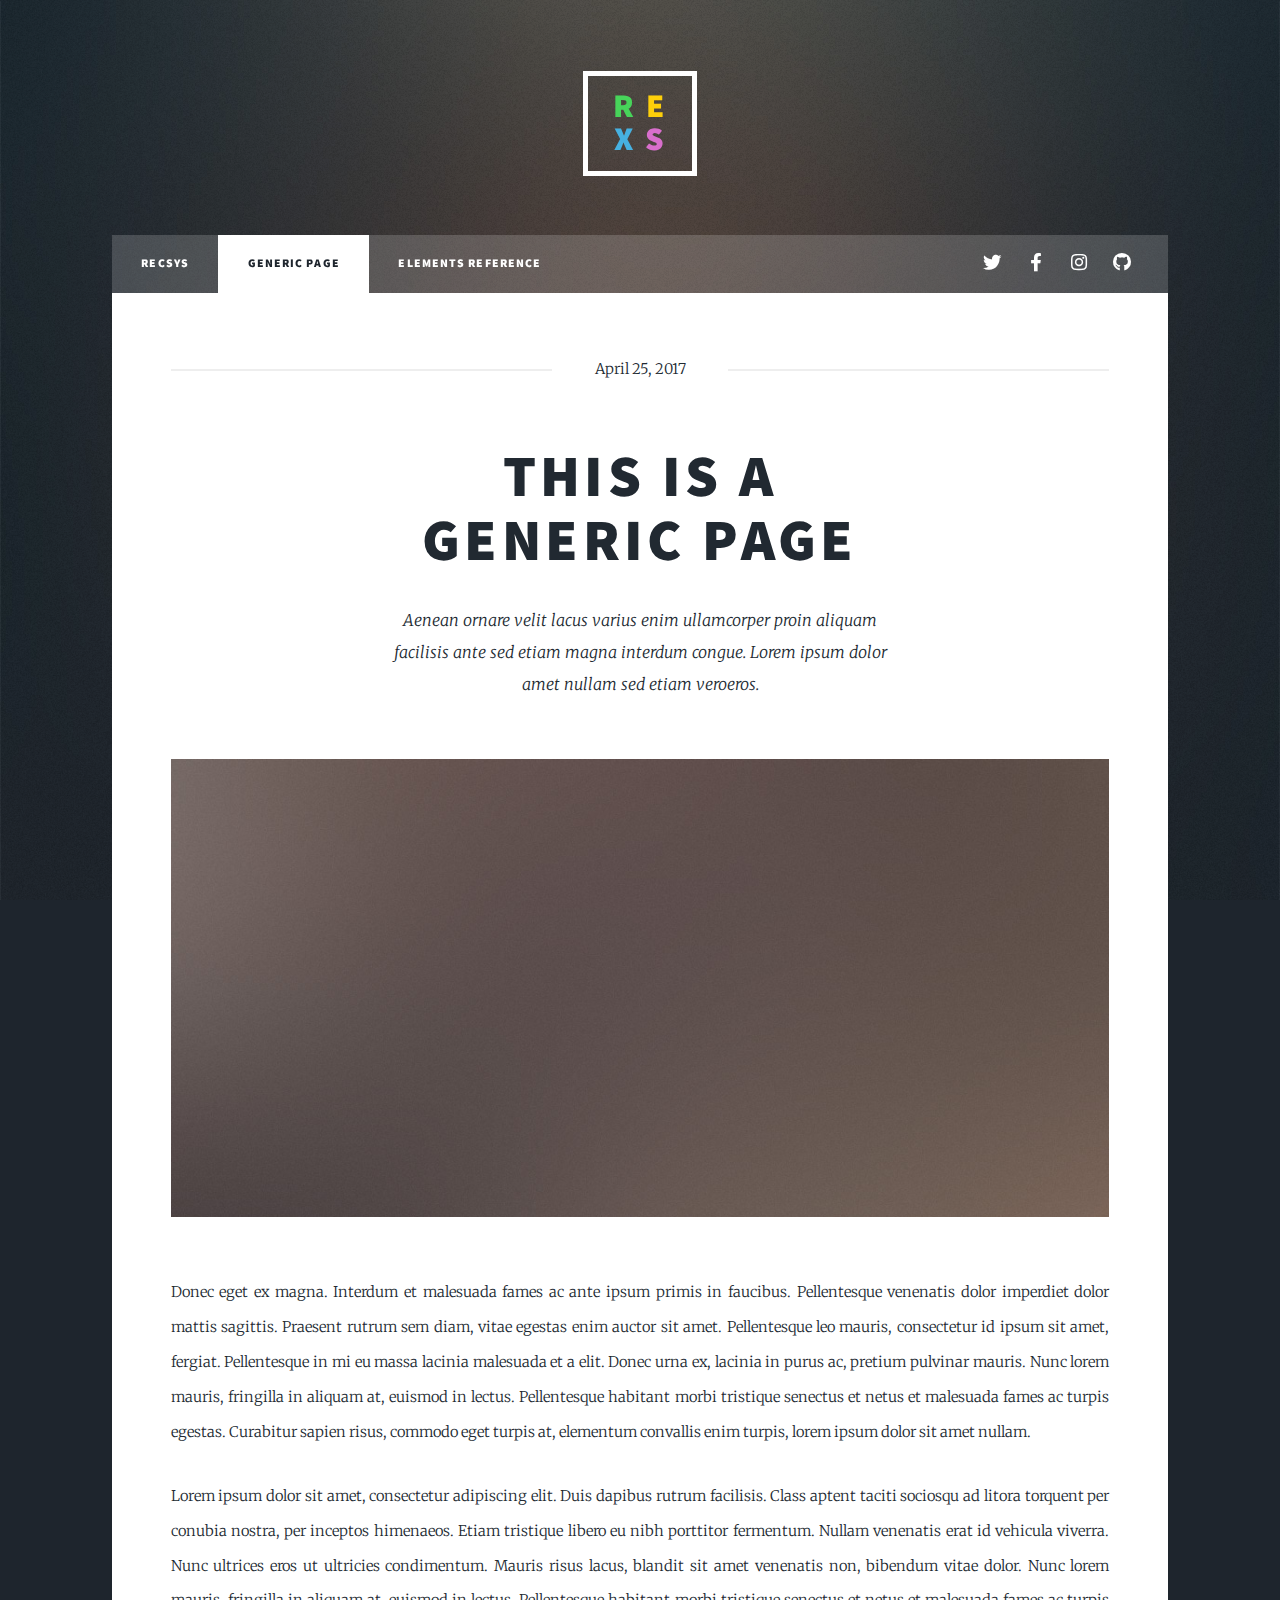
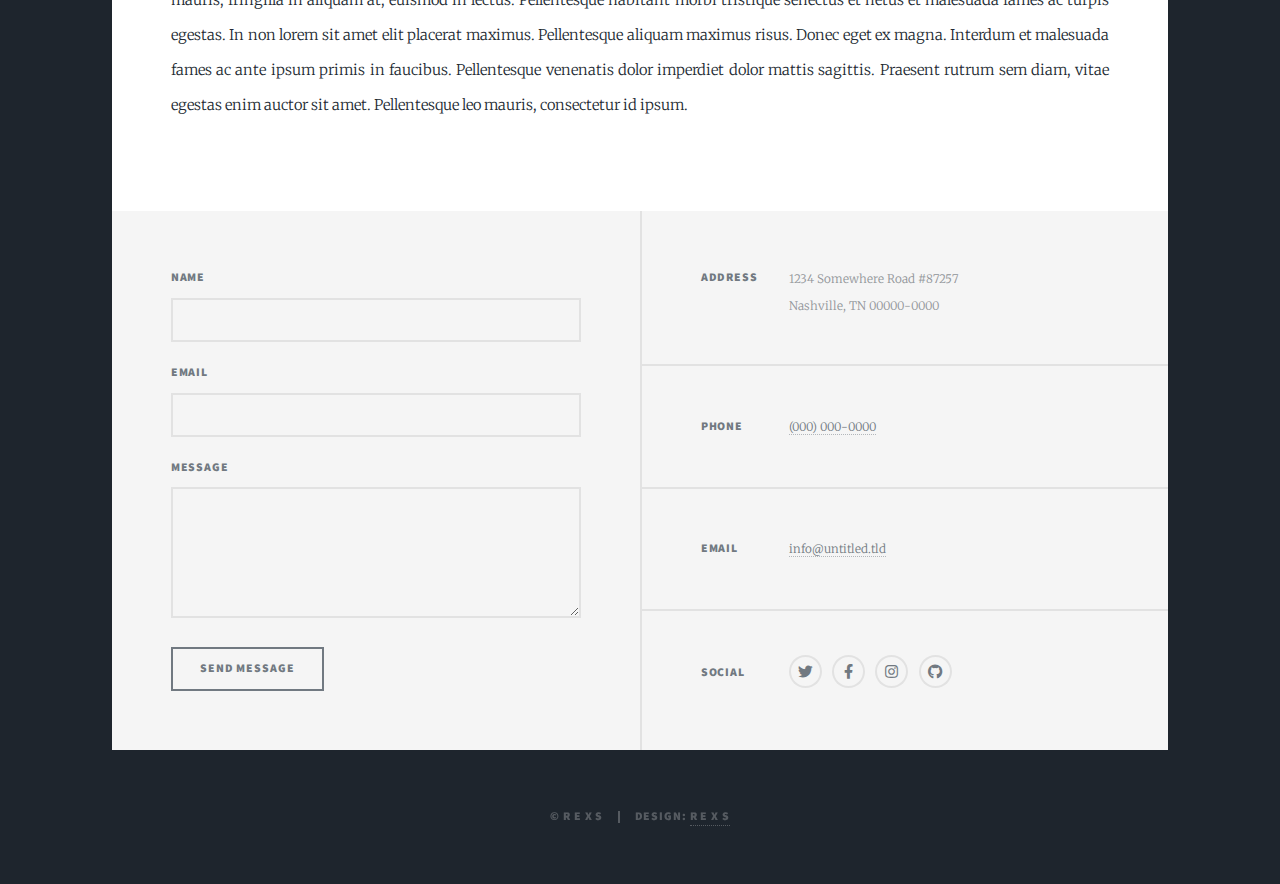
<file: products.html>
<!DOCTYPE HTML>

<html>
	<head>
		<title>REXS</title>
		<meta charset="utf-8" />
		<meta name="viewport" content="width=device-width, initial-scale=1, user-scalable=no" />
		<link rel="stylesheet" href="assets/css/main.css" />
		<noscript><link rel="stylesheet" href="assets/css/noscript.css" /></noscript>
	</head>
	<body class="is-preload">

		<!-- Wrapper -->
			<div id="wrapper">

				<!-- Header -->				
					<header id="header">
  						<a href="index.html" class="logo">
							<span style="color: #47D45A;">r</span>
    							<span style="color: #FDCF0A;">e</span><br>
   	 						<span style="color: #46B1E1;">x</span>
    							<span style="color: #D86ECC;">s</span>
  						</a>
					</header>

				<!-- Nav -->
					<nav id="nav">
						<ul class="links">
							<li><a href="index.html">RecSys</a></li>
							<li class="active"><a href="generic.html">Generic Page</a></li>
							<li><a href="elements.html">Elements Reference</a></li>
						</ul>
						<ul class="icons">
							<li><a href="#" class="icon brands fa-twitter"><span class="label">Twitter</span></a></li>
							<li><a href="#" class="icon brands fa-facebook-f"><span class="label">Facebook</span></a></li>
							<li><a href="#" class="icon brands fa-instagram"><span class="label">Instagram</span></a></li>
							<li><a href="#" class="icon brands fa-github"><span class="label">GitHub</span></a></li>
						</ul>
					</nav>

				<!-- Main -->
					<div id="main">

						<!-- Post -->
							<section class="post">
								<header class="major">
									<span class="date">April 25, 2017</span>
									<h1>This is a<br />
									Generic Page</h1>
									<p>Aenean ornare velit lacus varius enim ullamcorper proin aliquam<br />
									facilisis ante sed etiam magna interdum congue. Lorem ipsum dolor<br />
									amet nullam sed etiam veroeros.</p>
								</header>
								<div class="image main"><img src="images/pic01.jpg" alt="" /></div>
								<p>Donec eget ex magna. Interdum et malesuada fames ac ante ipsum primis in faucibus. Pellentesque venenatis dolor imperdiet dolor mattis sagittis. Praesent rutrum sem diam, vitae egestas enim auctor sit amet. Pellentesque leo mauris, consectetur id ipsum sit amet, fergiat. Pellentesque in mi eu massa lacinia malesuada et a elit. Donec urna ex, lacinia in purus ac, pretium pulvinar mauris. Nunc lorem mauris, fringilla in aliquam at, euismod in lectus. Pellentesque habitant morbi tristique senectus et netus et malesuada fames ac turpis egestas. Curabitur sapien risus, commodo eget turpis at, elementum convallis enim turpis, lorem ipsum dolor sit amet nullam.</p>
								<p>Lorem ipsum dolor sit amet, consectetur adipiscing elit. Duis dapibus rutrum facilisis. Class aptent taciti sociosqu ad litora torquent per conubia nostra, per inceptos himenaeos. Etiam tristique libero eu nibh porttitor fermentum. Nullam venenatis erat id vehicula viverra. Nunc ultrices eros ut ultricies condimentum. Mauris risus lacus, blandit sit amet venenatis non, bibendum vitae dolor. Nunc lorem mauris, fringilla in aliquam at, euismod in lectus. Pellentesque habitant morbi tristique senectus et netus et malesuada fames ac turpis egestas. In non lorem sit amet elit placerat maximus. Pellentesque aliquam maximus risus. Donec eget ex magna. Interdum et malesuada fames ac ante ipsum primis in faucibus. Pellentesque venenatis dolor imperdiet dolor mattis sagittis. Praesent rutrum sem diam, vitae egestas enim auctor sit amet. Pellentesque leo mauris, consectetur id ipsum.</p>
							</section>

					</div>

				<!-- Footer -->
					<footer id="footer">
						<section>
							<form method="post" action="#">
								<div class="fields">
									<div class="field">
										<label for="name">Name</label>
										<input type="text" name="name" id="name" />
									</div>
									<div class="field">
										<label for="email">Email</label>
										<input type="text" name="email" id="email" />
									</div>
									<div class="field">
										<label for="message">Message</label>
										<textarea name="message" id="message" rows="3"></textarea>
									</div>
								</div>
								<ul class="actions">
									<li><input type="submit" value="Send Message" /></li>
								</ul>
							</form>
						</section>
						<section class="split contact">
							<section class="alt">
								<h3>Address</h3>
								<p>1234 Somewhere Road #87257<br />
								Nashville, TN 00000-0000</p>
							</section>
							<section>
								<h3>Phone</h3>
								<p><a href="#">(000) 000-0000</a></p>
							</section>
							<section>
								<h3>Email</h3>
								<p><a href="#">info@untitled.tld</a></p>
							</section>
							<section>
								<h3>Social</h3>
								<ul class="icons alt">
									<li><a href="#" class="icon brands alt fa-twitter"><span class="label">Twitter</span></a></li>
									<li><a href="#" class="icon brands alt fa-facebook-f"><span class="label">Facebook</span></a></li>
									<li><a href="#" class="icon brands alt fa-instagram"><span class="label">Instagram</span></a></li>
									<li><a href="#" class="icon brands alt fa-github"><span class="label">GitHub</span></a></li>
								</ul>
							</section>
						</section>
					</footer>

				<!-- Copyright -->
					<div id="copyright">
						<ul><li>&copy; R E X S</li><li>Design: <a href="">R E X S</a></li></ul>
					</div>

			</div>

		<!-- Scripts -->
			<script src="assets/js/jquery.min.js"></script>
			<script src="assets/js/jquery.scrollex.min.js"></script>
			<script src="assets/js/jquery.scrolly.min.js"></script>
			<script src="assets/js/browser.min.js"></script>
			<script src="assets/js/breakpoints.min.js"></script>
			<script src="assets/js/util.js"></script>
			<script src="assets/js/main.js"></script>

	</body>
</html>
</file>
<file: assets/css/main.css>
@import url(fontawesome-all.min.css);
@import url("https://fonts.googleapis.com/css?family=Merriweather:300,700,300italic,700italic|Source+Sans+Pro:900");

/*
	Massively by HTML5 UP
	html5up.net | @ajlkn
	Free for personal and commercial use under the CCA 3.0 license (html5up.net/license)
*/

html, body, div, span, applet, object,
iframe, h1, h2, h3, h4, h5, h6, p, blockquote,
pre, a, abbr, acronym, address, big, cite,
code, del, dfn, em, img, ins, kbd, q, s, samp,
small, strike, strong, sub, sup, tt, var, b,
u, i, center, dl, dt, dd, ol, ul, li, fieldset,
form, label, legend, table, caption, tbody,
tfoot, thead, tr, th, td, article, aside,
canvas, details, embed, figure, figcaption,
footer, header, hgroup, menu, nav, output, ruby,
section, summary, time, mark, audio, video {
	margin: 0;
	padding: 0;
	border: 0;
	font-size: 100%;
	font: inherit;
	vertical-align: baseline;}

article, aside, details, figcaption, figure,
footer, header, hgroup, menu, nav, section {
	display: block;}

body {
	line-height: 1;
}

ol, ul {
	list-style: none;
}

blockquote, q {
	quotes: none;
}

	blockquote:before, blockquote:after, q:before, q:after {
		content: '';
		content: none;
	}

table {
	border-collapse: collapse;
	border-spacing: 0;
}

body {
	-webkit-text-size-adjust: none;
}

mark {
	background-color: transparent;
	color: inherit;
}

input::-moz-focus-inner {
	border: 0;
	padding: 0;
}

input, select, textarea {
	-moz-appearance: none;
	-webkit-appearance: none;
	-ms-appearance: none;
	appearance: none;
}

/* Basic */

	@-ms-viewport {
		width: device-width;
	}

	body {
		-ms-overflow-style: scrollbar;
	}

	@media screen and (max-width: 480px) {

		html, body {
			min-width: 320px;
		}

	}

	html {
		box-sizing: border-box;
	}

	*, *:before, *:after {
		box-sizing: inherit;
	}

	body {
		background-color: #1e252d;
	}

		body.is-preload *, body.is-preload *:before, body.is-preload *:after {
			-moz-animation: none !important;
			-webkit-animation: none !important;
			-ms-animation: none !important;
			animation: none !important;
			-moz-transition: none !important;
			-webkit-transition: none !important;
			-ms-transition: none !important;
			transition: none !important;
		}

/* Type */

	html {
		font-size: 16pt;
	}

		@media screen and (max-width: 1680px) {

			html {
				font-size: 12pt;
			}

		}

		@media screen and (max-width: 1280px) {

			html {
				font-size: 11pt;
			}

		}

		@media screen and (max-width: 360px) {

			html {
				font-size: 10pt;
			}

		}

	body {
		color: #212931;
	}

	body, input, select, textarea {
		font-family: "Merriweather", Georgia, serif;
		font-weight: 300;
		font-size: 1rem;
		line-height: 2.375;
	}

	a {
		-moz-transition: color 0.2s ease-in-out, background-color 0.2s ease-in-out, border-color 0.2s ease-in-out, box-shadow 0.2s ease-in-out;
		-webkit-transition: color 0.2s ease-in-out, background-color 0.2s ease-in-out, border-color 0.2s ease-in-out, box-shadow 0.2s ease-in-out;
		-ms-transition: color 0.2s ease-in-out, background-color 0.2s ease-in-out, border-color 0.2s ease-in-out, box-shadow 0.2s ease-in-out;
		transition: color 0.2s ease-in-out, background-color 0.2s ease-in-out, border-color 0.2s ease-in-out, box-shadow 0.2s ease-in-out;
		border-bottom: dotted 1px;
		text-decoration: none;
	}

		a:hover {
			border-bottom-color: transparent;
		}

	strong, b {
		font-weight: 600;
	}

	em, i {
		font-style: italic;
	}

	p {
		text-align: justify;
		margin: 0 0 2rem 0;
	}

	h1, h2, h3, h4, h5, h6 {
		font-family: "Source Sans Pro", Helvetica, sans-serif;
		font-weight: 900;
		line-height: 1.5;
		letter-spacing: 0.075em;
		text-transform: uppercase;
		margin: 0 0 1rem 0;
	}

		h1 a, h2 a, h3 a, h4 a, h5 a, h6 a {
			border-bottom: 0;
			color: inherit;
			text-decoration: none;
		}

	h1 {
		font-size: 4rem;
		line-height: 1.1;
		margin: 0 0 2rem 0;
	}

	h2 {
		font-size: 1.75rem;
		line-height: 1.3;
		margin: 0 0 1.5rem 0;
	}

	h3 {
		font-size: 1.25rem;
		margin: 0 0 1.5rem 0;
	}

	h4 {
		font-size: 1rem;
	}

	h5 {
		font-size: 0.9rem;
	}

	h6 {
		font-size: 0.8rem;
	}

	sub {
		font-size: 0.8rem;
		position: relative;
		top: 0.5rem;
	}

	sup {
		font-size: 0.8rem;
		position: relative;
		top: -0.5rem;
	}

	blockquote {
		border-left: solid 4px;
		font-style: italic;
		margin: 0 0 2rem 0;
		padding: 0.5rem 0 0.5rem 2rem;
	}

	code {
		border: solid 2px;
		font-family: "Courier New", monospace;
		font-size: 0.9rem;
		margin: 0 0.25rem;
		padding: 0.25rem 0.65rem;
	}

	pre {
		-webkit-overflow-scrolling: touch;
		font-family: "Courier New", monospace;
		font-size: 0.9rem;
		margin: 0 0 2rem 0;
	}

		pre code {
			display: block;
			line-height: 1.75;
			padding: 1rem 1.5rem;
			overflow-x: auto;
		}

	hr {
		border: 0;
		border-bottom: solid 2px;
		margin: 3rem 0;
	}

		hr.major {
			margin: 5rem 0;
		}

	.align-left {
		text-align: left;
	}

	.align-center {
		text-align: center;
	}

	.align-right {
		text-align: right;
	}

	input, select, textarea {
		color: #212931;
	}

	a {
		color: #212931;
		border-bottom-color: rgba(33, 41, 49, 0.5);
	}

		a:hover {
			border-bottom-color: transparent;
			color: #18bfef !important;
		}

	strong, b {
		color: #212931;
	}

	h1, h2, h3, h4, h5, h6 {
		color: #212931;
	}

	blockquote {
		border-left-color: #eeeeee;
	}

	code {
		background: rgba(220, 220, 220, 0.25);
		border-color: #eeeeee;
	}

	hr {
		border-bottom-color: #eeeeee;
	}

/* Row */

	.row {
		display: flex;
		flex-wrap: wrap;
		box-sizing: border-box;
		align-items: stretch;
	}

		.row > * {
			box-sizing: border-box;
		}

		.row.gtr-uniform > * > :last-child {
			margin-bottom: 0;
		}

		.row.aln-left {
			justify-content: flex-start;
		}

		.row.aln-center {
			justify-content: center;
		}

		.row.aln-right {
			justify-content: flex-end;
		}

		.row.aln-top {
			align-items: flex-start;
		}

		.row.aln-middle {
			align-items: center;
		}

		.row.aln-bottom {
			align-items: flex-end;
		}

		.row > .imp {
			order: -1;
		}

		.row > .col-1 {
			width: 8.33333%;
		}

		.row > .off-1 {
			margin-left: 8.33333%;
		}

		.row > .col-2 {
			width: 16.66667%;
		}

		.row > .off-2 {
			margin-left: 16.66667%;
		}

		.row > .col-3 {
			width: 25%;
		}

		.row > .off-3 {
			margin-left: 25%;
		}

		.row > .col-4 {
			width: 33.33333%;
		}

		.row > .off-4 {
			margin-left: 33.33333%;
		}

		.row > .col-5 {
			width: 41.66667%;
		}

		.row > .off-5 {
			margin-left: 41.66667%;
		}

		.row > .col-6 {
			width: 50%;
		}

		.row > .off-6 {
			margin-left: 50%;
		}

		.row > .col-7 {
			width: 58.33333%;
		}

		.row > .off-7 {
			margin-left: 58.33333%;
		}

		.row > .col-8 {
			width: 66.66667%;
		}

		.row > .off-8 {
			margin-left: 66.66667%;
		}

		.row > .col-9 {
			width: 75%;
		}

		.row > .off-9 {
			margin-left: 75%;
		}

		.row > .col-10 {
			width: 83.33333%;
		}

		.row > .off-10 {
			margin-left: 83.33333%;
		}

		.row > .col-11 {
			width: 91.66667%;
		}

		.row > .off-11 {
			margin-left: 91.66667%;
		}

		.row > .col-12 {
			width: 100%;
		}

		.row > .off-12 {
			margin-left: 100%;
		}

		.row.gtr-0 {
			margin-top: 0;
			margin-left: 0rem;
		}

			.row.gtr-0 > * {
				padding: 0 0 0 0rem;
			}

			.row.gtr-0.gtr-uniform {
				margin-top: 0rem;
			}

				.row.gtr-0.gtr-uniform > * {
					padding-top: 0rem;
				}

		.row.gtr-25 {
			margin-top: 0;
			margin-left: -0.375rem;
		}

			.row.gtr-25 > * {
				padding: 0 0 0 0.375rem;
			}

			.row.gtr-25.gtr-uniform {
				margin-top: -0.375rem;
			}

				.row.gtr-25.gtr-uniform > * {
					padding-top: 0.375rem;
				}

		.row.gtr-50 {
			margin-top: 0;
			margin-left: -0.75rem;
		}

			.row.gtr-50 > * {
				padding: 0 0 0 0.75rem;
			}

			.row.gtr-50.gtr-uniform {
				margin-top: -0.75rem;
			}

				.row.gtr-50.gtr-uniform > * {
					padding-top: 0.75rem;
				}

		.row {
			margin-top: 0;
			margin-left: -1.5rem;
		}

			.row > * {
				padding: 0 0 0 1.5rem;
			}

			.row.gtr-uniform {
				margin-top: -1.5rem;
			}

				.row.gtr-uniform > * {
					padding-top: 1.5rem;
				}

		.row.gtr-150 {
			margin-top: 0;
			margin-left: -2.25rem;
		}

			.row.gtr-150 > * {
				padding: 0 0 0 2.25rem;
			}

			.row.gtr-150.gtr-uniform {
				margin-top: -2.25rem;
			}

				.row.gtr-150.gtr-uniform > * {
					padding-top: 2.25rem;
				}

		.row.gtr-200 {
			margin-top: 0;
			margin-left: -3rem;
		}

			.row.gtr-200 > * {
				padding: 0 0 0 3rem;
			}

			.row.gtr-200.gtr-uniform {
				margin-top: -3rem;
			}

				.row.gtr-200.gtr-uniform > * {
					padding-top: 3rem;
				}

		@media screen and (max-width: 1680px) {

			.row {
				display: flex;
				flex-wrap: wrap;
				box-sizing: border-box;
				align-items: stretch;
			}

				.row > * {
					box-sizing: border-box;
				}

				.row.gtr-uniform > * > :last-child {
					margin-bottom: 0;
				}

				.row.aln-left {
					justify-content: flex-start;
				}

				.row.aln-center {
					justify-content: center;
				}

				.row.aln-right {
					justify-content: flex-end;
				}

				.row.aln-top {
					align-items: flex-start;
				}

				.row.aln-middle {
					align-items: center;
				}

				.row.aln-bottom {
					align-items: flex-end;
				}

				.row > .imp-xlarge {
					order: -1;
				}

				.row > .col-1-xlarge {
					width: 8.33333%;
				}

				.row > .off-1-xlarge {
					margin-left: 8.33333%;
				}

				.row > .col-2-xlarge {
					width: 16.66667%;
				}

				.row > .off-2-xlarge {
					margin-left: 16.66667%;
				}

				.row > .col-3-xlarge {
					width: 25%;
				}

				.row > .off-3-xlarge {
					margin-left: 25%;
				}

				.row > .col-4-xlarge {
					width: 33.33333%;
				}

				.row > .off-4-xlarge {
					margin-left: 33.33333%;
				}

				.row > .col-5-xlarge {
					width: 41.66667%;
				}

				.row > .off-5-xlarge {
					margin-left: 41.66667%;
				}

				.row > .col-6-xlarge {
					width: 50%;
				}

				.row > .off-6-xlarge {
					margin-left: 50%;
				}

				.row > .col-7-xlarge {
					width: 58.33333%;
				}

				.row > .off-7-xlarge {
					margin-left: 58.33333%;
				}

				.row > .col-8-xlarge {
					width: 66.66667%;
				}

				.row > .off-8-xlarge {
					margin-left: 66.66667%;
				}

				.row > .col-9-xlarge {
					width: 75%;
				}

				.row > .off-9-xlarge {
					margin-left: 75%;
				}

				.row > .col-10-xlarge {
					width: 83.33333%;
				}

				.row > .off-10-xlarge {
					margin-left: 83.33333%;
				}

				.row > .col-11-xlarge {
					width: 91.66667%;
				}

				.row > .off-11-xlarge {
					margin-left: 91.66667%;
				}

				.row > .col-12-xlarge {
					width: 100%;
				}

				.row > .off-12-xlarge {
					margin-left: 100%;
				}

				.row.gtr-0 {
					margin-top: 0;
					margin-left: 0rem;
				}

					.row.gtr-0 > * {
						padding: 0 0 0 0rem;
					}

					.row.gtr-0.gtr-uniform {
						margin-top: 0rem;
					}

						.row.gtr-0.gtr-uniform > * {
							padding-top: 0rem;
						}

				.row.gtr-25 {
					margin-top: 0;
					margin-left: -0.375rem;
				}

					.row.gtr-25 > * {
						padding: 0 0 0 0.375rem;
					}

					.row.gtr-25.gtr-uniform {
						margin-top: -0.375rem;
					}

						.row.gtr-25.gtr-uniform > * {
							padding-top: 0.375rem;
						}

				.row.gtr-50 {
					margin-top: 0;
					margin-left: -0.75rem;
				}

					.row.gtr-50 > * {
						padding: 0 0 0 0.75rem;
					}

					.row.gtr-50.gtr-uniform {
						margin-top: -0.75rem;
					}

						.row.gtr-50.gtr-uniform > * {
							padding-top: 0.75rem;
						}

				.row {
					margin-top: 0;
					margin-left: -1.5rem;
				}

					.row > * {
						padding: 0 0 0 1.5rem;
					}

					.row.gtr-uniform {
						margin-top: -1.5rem;
					}

						.row.gtr-uniform > * {
							padding-top: 1.5rem;
						}

				.row.gtr-150 {
					margin-top: 0;
					margin-left: -2.25rem;
				}

					.row.gtr-150 > * {
						padding: 0 0 0 2.25rem;
					}

					.row.gtr-150.gtr-uniform {
						margin-top: -2.25rem;
					}

						.row.gtr-150.gtr-uniform > * {
							padding-top: 2.25rem;
						}

				.row.gtr-200 {
					margin-top: 0;
					margin-left: -3rem;
				}

					.row.gtr-200 > * {
						padding: 0 0 0 3rem;
					}

					.row.gtr-200.gtr-uniform {
						margin-top: -3rem;
					}

						.row.gtr-200.gtr-uniform > * {
							padding-top: 3rem;
						}

		}

		@media screen and (max-width: 1280px) {

			.row {
				display: flex;
				flex-wrap: wrap;
				box-sizing: border-box;
				align-items: stretch;
			}

				.row > * {
					box-sizing: border-box;
				}

				.row.gtr-uniform > * > :last-child {
					margin-bottom: 0;
				}

				.row.aln-left {
					justify-content: flex-start;
				}

				.row.aln-center {
					justify-content: center;
				}

				.row.aln-right {
					justify-content: flex-end;
				}

				.row.aln-top {
					align-items: flex-start;
				}

				.row.aln-middle {
					align-items: center;
				}

				.row.aln-bottom {
					align-items: flex-end;
				}

				.row > .imp-large {
					order: -1;
				}

				.row > .col-1-large {
					width: 8.33333%;
				}

				.row > .off-1-large {
					margin-left: 8.33333%;
				}

				.row > .col-2-large {
					width: 16.66667%;
				}

				.row > .off-2-large {
					margin-left: 16.66667%;
				}

				.row > .col-3-large {
					width: 25%;
				}

				.row > .off-3-large {
					margin-left: 25%;
				}

				.row > .col-4-large {
					width: 33.33333%;
				}

				.row > .off-4-large {
					margin-left: 33.33333%;
				}

				.row > .col-5-large {
					width: 41.66667%;
				}

				.row > .off-5-large {
					margin-left: 41.66667%;
				}

				.row > .col-6-large {
					width: 50%;
				}

				.row > .off-6-large {
					margin-left: 50%;
				}

				.row > .col-7-large {
					width: 58.33333%;
				}

				.row > .off-7-large {
					margin-left: 58.33333%;
				}

				.row > .col-8-large {
					width: 66.66667%;
				}

				.row > .off-8-large {
					margin-left: 66.66667%;
				}

				.row > .col-9-large {
					width: 75%;
				}

				.row > .off-9-large {
					margin-left: 75%;
				}

				.row > .col-10-large {
					width: 83.33333%;
				}

				.row > .off-10-large {
					margin-left: 83.33333%;
				}

				.row > .col-11-large {
					width: 91.66667%;
				}

				.row > .off-11-large {
					margin-left: 91.66667%;
				}

				.row > .col-12-large {
					width: 100%;
				}

				.row > .off-12-large {
					margin-left: 100%;
				}

				.row.gtr-0 {
					margin-top: 0;
					margin-left: 0rem;
				}

					.row.gtr-0 > * {
						padding: 0 0 0 0rem;
					}

					.row.gtr-0.gtr-uniform {
						margin-top: 0rem;
					}

						.row.gtr-0.gtr-uniform > * {
							padding-top: 0rem;
						}

				.row.gtr-25 {
					margin-top: 0;
					margin-left: -0.375rem;
				}

					.row.gtr-25 > * {
						padding: 0 0 0 0.375rem;
					}

					.row.gtr-25.gtr-uniform {
						margin-top: -0.375rem;
					}

						.row.gtr-25.gtr-uniform > * {
							padding-top: 0.375rem;
						}

				.row.gtr-50 {
					margin-top: 0;
					margin-left: -0.75rem;
				}

					.row.gtr-50 > * {
						padding: 0 0 0 0.75rem;
					}

					.row.gtr-50.gtr-uniform {
						margin-top: -0.75rem;
					}

						.row.gtr-50.gtr-uniform > * {
							padding-top: 0.75rem;
						}

				.row {
					margin-top: 0;
					margin-left: -1.5rem;
				}

					.row > * {
						padding: 0 0 0 1.5rem;
					}

					.row.gtr-uniform {
						margin-top: -1.5rem;
					}

						.row.gtr-uniform > * {
							padding-top: 1.5rem;
						}

				.row.gtr-150 {
					margin-top: 0;
					margin-left: -2.25rem;
				}

					.row.gtr-150 > * {
						padding: 0 0 0 2.25rem;
					}

					.row.gtr-150.gtr-uniform {
						margin-top: -2.25rem;
					}

						.row.gtr-150.gtr-uniform > * {
							padding-top: 2.25rem;
						}

				.row.gtr-200 {
					margin-top: 0;
					margin-left: -3rem;
				}

					.row.gtr-200 > * {
						padding: 0 0 0 3rem;
					}

					.row.gtr-200.gtr-uniform {
						margin-top: -3rem;
					}

						.row.gtr-200.gtr-uniform > * {
							padding-top: 3rem;
						}

		}

		@media screen and (max-width: 980px) {

			.row {
				display: flex;
				flex-wrap: wrap;
				box-sizing: border-box;
				align-items: stretch;
			}

				.row > * {
					box-sizing: border-box;
				}

				.row.gtr-uniform > * > :last-child {
					margin-bottom: 0;
				}

				.row.aln-left {
					justify-content: flex-start;
				}

				.row.aln-center {
					justify-content: center;
				}

				.row.aln-right {
					justify-content: flex-end;
				}

				.row.aln-top {
					align-items: flex-start;
				}

				.row.aln-middle {
					align-items: center;
				}

				.row.aln-bottom {
					align-items: flex-end;
				}

				.row > .imp-medium {
					order: -1;
				}

				.row > .col-1-medium {
					width: 8.33333%;
				}

				.row > .off-1-medium {
					margin-left: 8.33333%;
				}

				.row > .col-2-medium {
					width: 16.66667%;
				}

				.row > .off-2-medium {
					margin-left: 16.66667%;
				}

				.row > .col-3-medium {
					width: 25%;
				}

				.row > .off-3-medium {
					margin-left: 25%;
				}

				.row > .col-4-medium {
					width: 33.33333%;
				}

				.row > .off-4-medium {
					margin-left: 33.33333%;
				}

				.row > .col-5-medium {
					width: 41.66667%;
				}

				.row > .off-5-medium {
					margin-left: 41.66667%;
				}

				.row > .col-6-medium {
					width: 50%;
				}

				.row > .off-6-medium {
					margin-left: 50%;
				}

				.row > .col-7-medium {
					width: 58.33333%;
				}

				.row > .off-7-medium {
					margin-left: 58.33333%;
				}

				.row > .col-8-medium {
					width: 66.66667%;
				}

				.row > .off-8-medium {
					margin-left: 66.66667%;
				}

				.row > .col-9-medium {
					width: 75%;
				}

				.row > .off-9-medium {
					margin-left: 75%;
				}

				.row > .col-10-medium {
					width: 83.33333%;
				}

				.row > .off-10-medium {
					margin-left: 83.33333%;
				}

				.row > .col-11-medium {
					width: 91.66667%;
				}

				.row > .off-11-medium {
					margin-left: 91.66667%;
				}

				.row > .col-12-medium {
					width: 100%;
				}

				.row > .off-12-medium {
					margin-left: 100%;
				}

				.row.gtr-0 {
					margin-top: 0;
					margin-left: 0rem;
				}

					.row.gtr-0 > * {
						padding: 0 0 0 0rem;
					}

					.row.gtr-0.gtr-uniform {
						margin-top: 0rem;
					}

						.row.gtr-0.gtr-uniform > * {
							padding-top: 0rem;
						}

				.row.gtr-25 {
					margin-top: 0;
					margin-left: -0.375rem;
				}

					.row.gtr-25 > * {
						padding: 0 0 0 0.375rem;
					}

					.row.gtr-25.gtr-uniform {
						margin-top: -0.375rem;
					}

						.row.gtr-25.gtr-uniform > * {
							padding-top: 0.375rem;
						}

				.row.gtr-50 {
					margin-top: 0;
					margin-left: -0.75rem;
				}

					.row.gtr-50 > * {
						padding: 0 0 0 0.75rem;
					}

					.row.gtr-50.gtr-uniform {
						margin-top: -0.75rem;
					}

						.row.gtr-50.gtr-uniform > * {
							padding-top: 0.75rem;
						}

				.row {
					margin-top: 0;
					margin-left: -1.5rem;
				}

					.row > * {
						padding: 0 0 0 1.5rem;
					}

					.row.gtr-uniform {
						margin-top: -1.5rem;
					}

						.row.gtr-uniform > * {
							padding-top: 1.5rem;
						}

				.row.gtr-150 {
					margin-top: 0;
					margin-left: -2.25rem;
				}

					.row.gtr-150 > * {
						padding: 0 0 0 2.25rem;
					}

					.row.gtr-150.gtr-uniform {
						margin-top: -2.25rem;
					}

						.row.gtr-150.gtr-uniform > * {
							padding-top: 2.25rem;
						}

				.row.gtr-200 {
					margin-top: 0;
					margin-left: -3rem;
				}

					.row.gtr-200 > * {
						padding: 0 0 0 3rem;
					}

					.row.gtr-200.gtr-uniform {
						margin-top: -3rem;
					}

						.row.gtr-200.gtr-uniform > * {
							padding-top: 3rem;
						}

		}

		@media screen and (max-width: 736px) {

			.row {
				display: flex;
				flex-wrap: wrap;
				box-sizing: border-box;
				align-items: stretch;
			}

				.row > * {
					box-sizing: border-box;
				}

				.row.gtr-uniform > * > :last-child {
					margin-bottom: 0;
				}

				.row.aln-left {
					justify-content: flex-start;
				}

				.row.aln-center {
					justify-content: center;
				}

				.row.aln-right {
					justify-content: flex-end;
				}

				.row.aln-top {
					align-items: flex-start;
				}

				.row.aln-middle {
					align-items: center;
				}

				.row.aln-bottom {
					align-items: flex-end;
				}

				.row > .imp-small {
					order: -1;
				}

				.row > .col-1-small {
					width: 8.33333%;
				}

				.row > .off-1-small {
					margin-left: 8.33333%;
				}

				.row > .col-2-small {
					width: 16.66667%;
				}

				.row > .off-2-small {
					margin-left: 16.66667%;
				}

				.row > .col-3-small {
					width: 25%;
				}

				.row > .off-3-small {
					margin-left: 25%;
				}

				.row > .col-4-small {
					width: 33.33333%;
				}

				.row > .off-4-small {
					margin-left: 33.33333%;
				}

				.row > .col-5-small {
					width: 41.66667%;
				}

				.row > .off-5-small {
					margin-left: 41.66667%;
				}

				.row > .col-6-small {
					width: 50%;
				}

				.row > .off-6-small {
					margin-left: 50%;
				}

				.row > .col-7-small {
					width: 58.33333%;
				}

				.row > .off-7-small {
					margin-left: 58.33333%;
				}

				.row > .col-8-small {
					width: 66.66667%;
				}

				.row > .off-8-small {
					margin-left: 66.66667%;
				}

				.row > .col-9-small {
					width: 75%;
				}

				.row > .off-9-small {
					margin-left: 75%;
				}

				.row > .col-10-small {
					width: 83.33333%;
				}

				.row > .off-10-small {
					margin-left: 83.33333%;
				}

				.row > .col-11-small {
					width: 91.66667%;
				}

				.row > .off-11-small {
					margin-left: 91.66667%;
				}

				.row > .col-12-small {
					width: 100%;
				}

				.row > .off-12-small {
					margin-left: 100%;
				}

				.row.gtr-0 {
					margin-top: 0;
					margin-left: 0rem;
				}

					.row.gtr-0 > * {
						padding: 0 0 0 0rem;
					}

					.row.gtr-0.gtr-uniform {
						margin-top: 0rem;
					}

						.row.gtr-0.gtr-uniform > * {
							padding-top: 0rem;
						}

				.row.gtr-25 {
					margin-top: 0;
					margin-left: -0.375rem;
				}

					.row.gtr-25 > * {
						padding: 0 0 0 0.375rem;
					}

					.row.gtr-25.gtr-uniform {
						margin-top: -0.375rem;
					}

						.row.gtr-25.gtr-uniform > * {
							padding-top: 0.375rem;
						}

				.row.gtr-50 {
					margin-top: 0;
					margin-left: -0.75rem;
				}

					.row.gtr-50 > * {
						padding: 0 0 0 0.75rem;
					}

					.row.gtr-50.gtr-uniform {
						margin-top: -0.75rem;
					}

						.row.gtr-50.gtr-uniform > * {
							padding-top: 0.75rem;
						}

				.row {
					margin-top: 0;
					margin-left: -1.5rem;
				}

					.row > * {
						padding: 0 0 0 1.5rem;
					}

					.row.gtr-uniform {
						margin-top: -1.5rem;
					}

						.row.gtr-uniform > * {
							padding-top: 1.5rem;
						}

				.row.gtr-150 {
					margin-top: 0;
					margin-left: -2.25rem;
				}

					.row.gtr-150 > * {
						padding: 0 0 0 2.25rem;
					}

					.row.gtr-150.gtr-uniform {
						margin-top: -2.25rem;
					}

						.row.gtr-150.gtr-uniform > * {
							padding-top: 2.25rem;
						}

				.row.gtr-200 {
					margin-top: 0;
					margin-left: -3rem;
				}

					.row.gtr-200 > * {
						padding: 0 0 0 3rem;
					}

					.row.gtr-200.gtr-uniform {
						margin-top: -3rem;
					}

						.row.gtr-200.gtr-uniform > * {
							padding-top: 3rem;
						}

		}

		@media screen and (max-width: 480px) {

			.row {
				display: flex;
				flex-wrap: wrap;
				box-sizing: border-box;
				align-items: stretch;
			}

				.row > * {
					box-sizing: border-box;
				}

				.row.gtr-uniform > * > :last-child {
					margin-bottom: 0;
				}

				.row.aln-left {
					justify-content: flex-start;
				}

				.row.aln-center {
					justify-content: center;
				}

				.row.aln-right {
					justify-content: flex-end;
				}

				.row.aln-top {
					align-items: flex-start;
				}

				.row.aln-middle {
					align-items: center;
				}

				.row.aln-bottom {
					align-items: flex-end;
				}

				.row > .imp-xsmall {
					order: -1;
				}

				.row > .col-1-xsmall {
					width: 8.33333%;
				}

				.row > .off-1-xsmall {
					margin-left: 8.33333%;
				}

				.row > .col-2-xsmall {
					width: 16.66667%;
				}

				.row > .off-2-xsmall {
					margin-left: 16.66667%;
				}

				.row > .col-3-xsmall {
					width: 25%;
				}

				.row > .off-3-xsmall {
					margin-left: 25%;
				}

				.row > .col-4-xsmall {
					width: 33.33333%;
				}

				.row > .off-4-xsmall {
					margin-left: 33.33333%;
				}

				.row > .col-5-xsmall {
					width: 41.66667%;
				}

				.row > .off-5-xsmall {
					margin-left: 41.66667%;
				}

				.row > .col-6-xsmall {
					width: 50%;
				}

				.row > .off-6-xsmall {
					margin-left: 50%;
				}

				.row > .col-7-xsmall {
					width: 58.33333%;
				}

				.row > .off-7-xsmall {
					margin-left: 58.33333%;
				}

				.row > .col-8-xsmall {
					width: 66.66667%;
				}

				.row > .off-8-xsmall {
					margin-left: 66.66667%;
				}

				.row > .col-9-xsmall {
					width: 75%;
				}

				.row > .off-9-xsmall {
					margin-left: 75%;
				}

				.row > .col-10-xsmall {
					width: 83.33333%;
				}

				.row > .off-10-xsmall {
					margin-left: 83.33333%;
				}

				.row > .col-11-xsmall {
					width: 91.66667%;
				}

				.row > .off-11-xsmall {
					margin-left: 91.66667%;
				}

				.row > .col-12-xsmall {
					width: 100%;
				}

				.row > .off-12-xsmall {
					margin-left: 100%;
				}

				.row.gtr-0 {
					margin-top: 0;
					margin-left: 0rem;
				}

					.row.gtr-0 > * {
						padding: 0 0 0 0rem;
					}

					.row.gtr-0.gtr-uniform {
						margin-top: 0rem;
					}

						.row.gtr-0.gtr-uniform > * {
							padding-top: 0rem;
						}

				.row.gtr-25 {
					margin-top: 0;
					margin-left: -0.375rem;
				}

					.row.gtr-25 > * {
						padding: 0 0 0 0.375rem;
					}

					.row.gtr-25.gtr-uniform {
						margin-top: -0.375rem;
					}

						.row.gtr-25.gtr-uniform > * {
							padding-top: 0.375rem;
						}

				.row.gtr-50 {
					margin-top: 0;
					margin-left: -0.75rem;
				}

					.row.gtr-50 > * {
						padding: 0 0 0 0.75rem;
					}

					.row.gtr-50.gtr-uniform {
						margin-top: -0.75rem;
					}

						.row.gtr-50.gtr-uniform > * {
							padding-top: 0.75rem;
						}

				.row {
					margin-top: 0;
					margin-left: -1.5rem;
				}

					.row > * {
						padding: 0 0 0 1.5rem;
					}

					.row.gtr-uniform {
						margin-top: -1.5rem;
					}

						.row.gtr-uniform > * {
							padding-top: 1.5rem;
						}

				.row.gtr-150 {
					margin-top: 0;
					margin-left: -2.25rem;
				}

					.row.gtr-150 > * {
						padding: 0 0 0 2.25rem;
					}

					.row.gtr-150.gtr-uniform {
						margin-top: -2.25rem;
					}

						.row.gtr-150.gtr-uniform > * {
							padding-top: 2.25rem;
						}

				.row.gtr-200 {
					margin-top: 0;
					margin-left: -3rem;
				}

					.row.gtr-200 > * {
						padding: 0 0 0 3rem;
					}

					.row.gtr-200.gtr-uniform {
						margin-top: -3rem;
					}

						.row.gtr-200.gtr-uniform > * {
							padding-top: 3rem;
						}

		}

		@media screen and (max-width: 360px) {

			.row {
				display: flex;
				flex-wrap: wrap;
				box-sizing: border-box;
				align-items: stretch;
			}

				.row > * {
					box-sizing: border-box;
				}

				.row.gtr-uniform > * > :last-child {
					margin-bottom: 0;
				}

				.row.aln-left {
					justify-content: flex-start;
				}

				.row.aln-center {
					justify-content: center;
				}

				.row.aln-right {
					justify-content: flex-end;
				}

				.row.aln-top {
					align-items: flex-start;
				}

				.row.aln-middle {
					align-items: center;
				}

				.row.aln-bottom {
					align-items: flex-end;
				}

				.row > .imp-xxsmall {
					order: -1;
				}

				.row > .col-1-xxsmall {
					width: 8.33333%;
				}

				.row > .off-1-xxsmall {
					margin-left: 8.33333%;
				}

				.row > .col-2-xxsmall {
					width: 16.66667%;
				}

				.row > .off-2-xxsmall {
					margin-left: 16.66667%;
				}

				.row > .col-3-xxsmall {
					width: 25%;
				}

				.row > .off-3-xxsmall {
					margin-left: 25%;
				}

				.row > .col-4-xxsmall {
					width: 33.33333%;
				}

				.row > .off-4-xxsmall {
					margin-left: 33.33333%;
				}

				.row > .col-5-xxsmall {
					width: 41.66667%;
				}

				.row > .off-5-xxsmall {
					margin-left: 41.66667%;
				}

				.row > .col-6-xxsmall {
					width: 50%;
				}

				.row > .off-6-xxsmall {
					margin-left: 50%;
				}

				.row > .col-7-xxsmall {
					width: 58.33333%;
				}

				.row > .off-7-xxsmall {
					margin-left: 58.33333%;
				}

				.row > .col-8-xxsmall {
					width: 66.66667%;
				}

				.row > .off-8-xxsmall {
					margin-left: 66.66667%;
				}

				.row > .col-9-xxsmall {
					width: 75%;
				}

				.row > .off-9-xxsmall {
					margin-left: 75%;
				}

				.row > .col-10-xxsmall {
					width: 83.33333%;
				}

				.row > .off-10-xxsmall {
					margin-left: 83.33333%;
				}

				.row > .col-11-xxsmall {
					width: 91.66667%;
				}

				.row > .off-11-xxsmall {
					margin-left: 91.66667%;
				}

				.row > .col-12-xxsmall {
					width: 100%;
				}

				.row > .off-12-xxsmall {
					margin-left: 100%;
				}

				.row.gtr-0 {
					margin-top: 0;
					margin-left: 0rem;
				}

					.row.gtr-0 > * {
						padding: 0 0 0 0rem;
					}

					.row.gtr-0.gtr-uniform {
						margin-top: 0rem;
					}

						.row.gtr-0.gtr-uniform > * {
							padding-top: 0rem;
						}

				.row.gtr-25 {
					margin-top: 0;
					margin-left: -0.375rem;
				}

					.row.gtr-25 > * {
						padding: 0 0 0 0.375rem;
					}

					.row.gtr-25.gtr-uniform {
						margin-top: -0.375rem;
					}

						.row.gtr-25.gtr-uniform > * {
							padding-top: 0.375rem;
						}

				.row.gtr-50 {
					margin-top: 0;
					margin-left: -0.75rem;
				}

					.row.gtr-50 > * {
						padding: 0 0 0 0.75rem;
					}

					.row.gtr-50.gtr-uniform {
						margin-top: -0.75rem;
					}

						.row.gtr-50.gtr-uniform > * {
							padding-top: 0.75rem;
						}

				.row {
					margin-top: 0;
					margin-left: -1.5rem;
				}

					.row > * {
						padding: 0 0 0 1.5rem;
					}

					.row.gtr-uniform {
						margin-top: -1.5rem;
					}

						.row.gtr-uniform > * {
							padding-top: 1.5rem;
						}

				.row.gtr-150 {
					margin-top: 0;
					margin-left: -2.25rem;
				}

					.row.gtr-150 > * {
						padding: 0 0 0 2.25rem;
					}

					.row.gtr-150.gtr-uniform {
						margin-top: -2.25rem;
					}

						.row.gtr-150.gtr-uniform > * {
							padding-top: 2.25rem;
						}

				.row.gtr-200 {
					margin-top: 0;
					margin-left: -3rem;
				}

					.row.gtr-200 > * {
						padding: 0 0 0 3rem;
					}

					.row.gtr-200.gtr-uniform {
						margin-top: -3rem;
					}

						.row.gtr-200.gtr-uniform > * {
							padding-top: 3rem;
						}

		}

/* Box */

	.box {
		border: solid 2px;
		margin-bottom: 2rem;
		padding: 1.5rem;
	}

		.box > :last-child,
		.box > :last-child > :last-child,
		.box > :last-child > :last-child > :last-child {
			margin-bottom: 0;
		}

		.box.alt {
			border: 0;
			border-radius: 0;
			padding: 0;
		}

	.box {
		border-color: #eeeeee;
	}

/* Button */

	input[type="submit"],
	input[type="reset"],
	input[type="button"],
	button,
	.button {
		-moz-appearance: none;
		-webkit-appearance: none;
		-ms-appearance: none;
		appearance: none;
		-moz-transition: background-color 0.2s ease-in-out, box-shadow 0.2s ease-in-out, color 0.2s ease-in-out;
		-webkit-transition: background-color 0.2s ease-in-out, box-shadow 0.2s ease-in-out, color 0.2s ease-in-out;
		-ms-transition: background-color 0.2s ease-in-out, box-shadow 0.2s ease-in-out, color 0.2s ease-in-out;
		transition: background-color 0.2s ease-in-out, box-shadow 0.2s ease-in-out, color 0.2s ease-in-out;
		border: 0;
		border-radius: 0;
		cursor: pointer;
		display: inline-block;
		font-family: "Source Sans Pro", Helvetica, sans-serif;
		font-size: 0.8rem;
		font-weight: 900;
		letter-spacing: 0.075em;
		height: 3rem;
		line-height: 3rem;
		padding: 0 2rem;
		text-align: center;
		text-decoration: none;
		text-transform: uppercase;
		white-space: nowrap;
	}

		input[type="submit"].icon:before,
		input[type="reset"].icon:before,
		input[type="button"].icon:before,
		button.icon:before,
		.button.icon:before {
			margin-right: 0.5rem;
		}

		input[type="submit"].icon.solo,
		input[type="reset"].icon.solo,
		input[type="button"].icon.solo,
		button.icon.solo,
		.button.icon.solo {
			position: relative;
			width: 4rem;
			height: 4rem;
			line-height: 4rem;
			border-radius: 4rem;
			text-indent: 4rem;
			overflow: hidden;
			padding: 0;
			white-space: nowrap;
		}

			input[type="submit"].icon.solo:before,
			input[type="reset"].icon.solo:before,
			input[type="button"].icon.solo:before,
			button.icon.solo:before,
			.button.icon.solo:before {
				position: absolute;
				display: block;
				top: 0;
				left: 0;
				width: inherit;
				height: inherit;
				line-height: inherit;
				font-size: 1.25rem;
				margin-right: 0;
				text-align: center;
				text-indent: 0;
			}

		input[type="submit"].fit,
		input[type="reset"].fit,
		input[type="button"].fit,
		button.fit,
		.button.fit {
			width: 100%;
		}

		input[type="submit"].small,
		input[type="reset"].small,
		input[type="button"].small,
		button.small,
		.button.small {
			font-size: 0.7rem;
			height: 2.5rem;
			line-height: 2.5rem;
			padding: 0 1.5rem;
		}

		input[type="submit"].large,
		input[type="reset"].large,
		input[type="button"].large,
		button.large,
		.button.large {
			font-size: 0.9rem;
			height: 3.5rem;
			line-height: 3.5rem;
			padding: 0 2.75rem;
		}

		@media screen and (max-width: 980px) {

			input[type="submit"],
			input[type="reset"],
			input[type="button"],
			button,
			.button {
				font-size: 0.9rem;
				height: 3.25rem;
				line-height: 3.25rem;
			}

				input[type="submit"].large,
				input[type="reset"].large,
				input[type="button"].large,
				button.large,
				.button.large {
					font-size: 1rem;
					height: 3.75rem;
					line-height: 3.75rem;
				}

		}

		input[type="submit"].disabled, input[type="submit"]:disabled,
		input[type="reset"].disabled,
		input[type="reset"]:disabled,
		input[type="button"].disabled,
		input[type="button"]:disabled,
		button.disabled,
		button:disabled,
		.button.disabled,
		.button:disabled {
			pointer-events: none;
			opacity: 0.25;
		}

	input[type="submit"],
	input[type="reset"],
	input[type="button"],
	button,
	.button {
		background-color: transparent;
		box-shadow: inset 0 0 0 2px #212931;
		color: #212931 !important;
	}

		input[type="submit"]:hover,
		input[type="reset"]:hover,
		input[type="button"]:hover,
		button:hover,
		.button:hover {
			box-shadow: inset 0 0 0 2px #18bfef;
			color: #18bfef !important;
		}

		input[type="submit"].primary,
		input[type="reset"].primary,
		input[type="button"].primary,
		button.primary,
		.button.primary {
			background-color: #212931;
			box-shadow: none;
			color: #ffffff !important;
		}

			input[type="submit"].primary:hover,
			input[type="reset"].primary:hover,
			input[type="button"].primary:hover,
			button.primary:hover,
			.button.primary:hover {
				background-color: #18bfef;
			}

/* Form */

	form {
		margin: 0 0 2rem 0;
	}

		form > :last-child {
			margin-bottom: 0;
		}

		form > .fields {
			display: -moz-flex;
			display: -webkit-flex;
			display: -ms-flex;
			display: flex;
			-moz-flex-wrap: wrap;
			-webkit-flex-wrap: wrap;
			-ms-flex-wrap: wrap;
			flex-wrap: wrap;
			width: calc(100% + 3rem);
			margin: -1.5rem 0 2rem -1.5rem;
		}

			form > .fields > .field {
				-moz-flex-grow: 0;
				-webkit-flex-grow: 0;
				-ms-flex-grow: 0;
				flex-grow: 0;
				-moz-flex-shrink: 0;
				-webkit-flex-shrink: 0;
				-ms-flex-shrink: 0;
				flex-shrink: 0;
				padding: 1.5rem 0 0 1.5rem;
				width: calc(100% - 1.5rem);
			}

				form > .fields > .field.half {
					width: calc(50% - 0.75rem);
				}

				form > .fields > .field.third {
					width: calc(100%/3 - 0.5rem);
				}

				form > .fields > .field.quarter {
					width: calc(25% - 0.375rem);
				}

		@media screen and (max-width: 480px) {

			form > .fields {
				width: calc(100% + 3rem);
				margin: -1.5rem 0 2rem -1.5rem;
			}

				form > .fields > .field {
					padding: 1.5rem 0 0 1.5rem;
					width: calc(100% - 1.5rem);
				}

					form > .fields > .field.half {
						width: calc(100% - 1.5rem);
					}

					form > .fields > .field.third {
						width: calc(100% - 1.5rem);
					}

					form > .fields > .field.quarter {
						width: calc(100% - 1.5rem);
					}

		}

	label {
		display: block;
		font-family: "Source Sans Pro", Helvetica, sans-serif;
		font-weight: 900;
		line-height: 1.5;
		letter-spacing: 0.075em;
		font-size: 0.8rem;
		text-transform: uppercase;
		margin: 0 0 0.75rem 0;
	}

		@media screen and (max-width: 980px) {

			label {
				font-size: 0.9rem;
			}

		}

	input[type="text"],
	input[type="password"],
	input[type="email"],
	select,
	textarea {
		-moz-appearance: none;
		-webkit-appearance: none;
		-ms-appearance: none;
		appearance: none;
		background: transparent;
		border-radius: 0;
		border: solid 2px;
		color: inherit;
		display: block;
		outline: 0;
		padding: 0 1rem;
		text-decoration: none;
		width: 100%;
	}

		input[type="text"]:invalid,
		input[type="password"]:invalid,
		input[type="email"]:invalid,
		select:invalid,
		textarea:invalid {
			box-shadow: none;
		}

	select {
		background-size: 1.25rem;
		background-repeat: no-repeat;
		background-position: calc(100% - 1rem) center;
		height: 3rem;
		padding-right: 3rem;
		text-overflow: ellipsis;
	}

		select:focus::-ms-value {
			background-color: transparent;
		}

		select::-ms-expand {
			display: none;
		}

	input[type="text"],
	input[type="password"],
	input[type="email"],
	select {
		height: 3rem;
	}

	textarea {
		padding: 0.75rem 1rem;
	}

	input[type="checkbox"],
	input[type="radio"] {
		-moz-appearance: none;
		-webkit-appearance: none;
		-ms-appearance: none;
		appearance: none;
		display: block;
		float: left;
		margin-right: -2rem;
		opacity: 0;
		width: 1rem;
		z-index: -1;
	}

		input[type="checkbox"] + label,
		input[type="radio"] + label {
			text-decoration: none;
			cursor: pointer;
			display: inline-block;
			font-size: 1rem;
			letter-spacing: 0;
			font-family: "Merriweather", Georgia, serif;
			text-transform: none;
			font-weight: 300;
			padding-left: 2.8rem;
			padding-right: 1rem;
			position: relative;
		}

			input[type="checkbox"] + label:before,
			input[type="radio"] + label:before {
				-moz-osx-font-smoothing: grayscale;
				-webkit-font-smoothing: antialiased;
				display: inline-block;
				font-style: normal;
				font-variant: normal;
				text-rendering: auto;
				line-height: 1;
				text-transform: none !important;
				font-family: 'Font Awesome 5 Free';
				font-weight: 900;
			}

			input[type="checkbox"] + label:before,
			input[type="radio"] + label:before {
				border-radius: 0;
				border: solid 2px;
				content: '';
				display: inline-block;
				font-size: 0.8rem;
				height: 1.8rem;
				left: 0;
				line-height: 1.65rem;
				position: absolute;
				text-align: center;
				top: -0.125rem;
				width: 1.8rem;
			}

		input[type="checkbox"]:checked + label:before,
		input[type="radio"]:checked + label:before {
			content: '\f00c';
		}

	input[type="checkbox"] + label:before {
		border-radius: 0;
	}

	input[type="radio"] + label:before {
		border-radius: 100%;
	}

	::-webkit-input-placeholder {
		opacity: 1.0;
	}

	:-moz-placeholder {
		opacity: 1.0;
	}

	::-moz-placeholder {
		opacity: 1.0;
	}

	:-ms-input-placeholder {
		opacity: 1.0;
	}

	label {
		color: #212931;
	}

	input[type="text"],
	input[type="password"],
	input[type="email"],
	select,
	textarea {
		border-color: #eeeeee;
	}

		input[type="text"]:focus,
		input[type="password"]:focus,
		input[type="email"]:focus,
		select:focus,
		textarea:focus {
			border-color: #18bfef;
		}

	select {
		background-image: url("data:image/svg+xml;charset=utf8,%3Csvg xmlns='http://www.w3.org/2000/svg' width='40' height='40' preserveAspectRatio='none' viewBox='0 0 40 40'%3E%3Cpath d='M9.4,12.3l10.4,10.4l10.4-10.4c0.2-0.2,0.5-0.4,0.9-0.4c0.3,0,0.6,0.1,0.9,0.4l3.3,3.3c0.2,0.2,0.4,0.5,0.4,0.9 c0,0.4-0.1,0.6-0.4,0.9L20.7,31.9c-0.2,0.2-0.5,0.4-0.9,0.4c-0.3,0-0.6-0.1-0.9-0.4L4.3,17.3c-0.2-0.2-0.4-0.5-0.4-0.9 c0-0.4,0.1-0.6,0.4-0.9l3.3-3.3c0.2-0.2,0.5-0.4,0.9-0.4S9.1,12.1,9.4,12.3z' fill='%23eeeeee' /%3E%3C/svg%3E");
	}

		select option {
			background-color: #ffffff;
			color: #212931;
		}

	.select-wrapper:before {
		color: #eeeeee;
	}

	input[type="checkbox"] + label,
	input[type="radio"] + label {
		color: #212931;
	}

		input[type="checkbox"] + label:before,
		input[type="radio"] + label:before {
			border-color: #eeeeee;
		}

	input[type="checkbox"]:checked + label:before,
	input[type="radio"]:checked + label:before {
		background-color: #212931;
		border-color: #212931;
		color: #ffffff;
	}

	input[type="checkbox"]:focus + label:before,
	input[type="radio"]:focus + label:before {
		border-color: #18bfef;
	}

	::-webkit-input-placeholder {
		color: #909498 !important;
	}

	:-moz-placeholder {
		color: #909498 !important;
	}

	::-moz-placeholder {
		color: #909498 !important;
	}

	:-ms-input-placeholder {
		color: #909498 !important;
	}

	.formerize-placeholder {
		color: #909498 !important;
	}

/* Icon */

	.icon {
		text-decoration: none;
		border-bottom: none;
		position: relative;
	}

		.icon:before {
			-moz-osx-font-smoothing: grayscale;
			-webkit-font-smoothing: antialiased;
			display: inline-block;
			font-style: normal;
			font-variant: normal;
			text-rendering: auto;
			line-height: 1;
			text-transform: none !important;
			font-family: 'Font Awesome 5 Free';
			font-weight: 400;
		}

		.icon > .label {
			display: none;
		}

		.icon:before {
			line-height: inherit;
		}

		.icon.solid:before {
			font-weight: 900;
		}

		.icon.brands:before {
			font-family: 'Font Awesome 5 Brands';
		}

/* Image */

	.image {
		border: 0;
		display: inline-block;
		position: relative;
	}

		.image img {
			display: block;
		}

		.image.left, .image.right {
			max-width: 40%;
		}

			.image.left img, .image.right img {
				width: 100%;
			}

		.image.left {
			float: left;
			margin: 0 2rem 2rem 0;
			top: 0.75rem;
		}

		.image.right {
			float: right;
			margin: 0 0 2rem 2rem;
			top: 0.75rem;
		}

		.image.fit {
			display: block;
			margin: 2.5rem 0;
			width: 100%;
		}

			.image.fit:first-child {
				margin-top: 0;
			}

			.image.fit img {
				width: 100%;
			}

		.image.main {
			display: block;
			margin: 4rem 0;
			width: 100%;
		}

			.image.main:first-child {
				margin-top: 0;
			}

			.image.main img {
				width: 100%;
			}

		@media screen and (max-width: 736px) {

			.image.fit {
				margin: 2rem 0;
			}

			.image.main {
				margin: 2rem 0;
			}

		}

	a.image {
		overflow: hidden;
	}

		a.image img {
			-moz-transition: -moz-transform 0.2s ease-out;
			-webkit-transition: -webkit-transform 0.2s ease-out;
			-ms-transition: -ms-transform 0.2s ease-out;
			transition: transform 0.2s ease-out;
		}

		a.image:hover img {
			-moz-transform: scale(1.05);
			-webkit-transform: scale(1.05);
			-ms-transform: scale(1.05);
			transform: scale(1.05);
		}

/* Actions */

	ul.actions {
		display: -moz-flex;
		display: -webkit-flex;
		display: -ms-flex;
		display: flex;
		cursor: default;
		list-style: none;
		margin-left: -1rem;
		padding-left: 0;
	}

		ul.actions li {
			padding: 0 0 0 1rem;
			vertical-align: middle;
		}

		ul.actions.special {
			-moz-justify-content: center;
			-webkit-justify-content: center;
			-ms-justify-content: center;
			justify-content: center;
			width: 100%;
			margin-left: 0;
		}

			ul.actions.special li:first-child {
				padding-left: 0;
			}

		ul.actions.stacked {
			-moz-flex-direction: column;
			-webkit-flex-direction: column;
			-ms-flex-direction: column;
			flex-direction: column;
			margin-left: 0;
		}

			ul.actions.stacked li {
				padding: 1.3rem 0 0 0;
			}

				ul.actions.stacked li:first-child {
					padding-top: 0;
				}

		ul.actions.fit {
			width: calc(100% + 1rem);
		}

			ul.actions.fit li {
				-moz-flex-grow: 1;
				-webkit-flex-grow: 1;
				-ms-flex-grow: 1;
				flex-grow: 1;
				-moz-flex-shrink: 1;
				-webkit-flex-shrink: 1;
				-ms-flex-shrink: 1;
				flex-shrink: 1;
				width: 100%;
			}

				ul.actions.fit li > * {
					width: 100%;
				}

			ul.actions.fit.stacked {
				width: 100%;
			}

		@media screen and (max-width: 480px) {

			ul.actions:not(.fixed) {
				-moz-flex-direction: column;
				-webkit-flex-direction: column;
				-ms-flex-direction: column;
				flex-direction: column;
				margin-left: 0;
				width: 100% !important;
			}

				ul.actions:not(.fixed) li {
					-moz-flex-grow: 1;
					-webkit-flex-grow: 1;
					-ms-flex-grow: 1;
					flex-grow: 1;
					-moz-flex-shrink: 1;
					-webkit-flex-shrink: 1;
					-ms-flex-shrink: 1;
					flex-shrink: 1;
					padding: 1rem 0 0 0;
					text-align: center;
					width: 100%;
				}

					ul.actions:not(.fixed) li > * {
						width: 100%;
					}

					ul.actions:not(.fixed) li:first-child {
						padding-top: 0;
					}

					ul.actions:not(.fixed) li input[type="submit"],
					ul.actions:not(.fixed) li input[type="reset"],
					ul.actions:not(.fixed) li input[type="button"],
					ul.actions:not(.fixed) li button,
					ul.actions:not(.fixed) li .button {
						width: 100%;
					}

						ul.actions:not(.fixed) li input[type="submit"].icon:before,
						ul.actions:not(.fixed) li input[type="reset"].icon:before,
						ul.actions:not(.fixed) li input[type="button"].icon:before,
						ul.actions:not(.fixed) li button.icon:before,
						ul.actions:not(.fixed) li .button.icon:before {
							margin-left: -0.5rem;
						}

		}

/* Icons */

	ul.icons {
		cursor: default;
		list-style: none;
		padding-left: 0;
	}

		ul.icons li {
			display: inline-block;
			padding: 0 0.5rem 0 0;
			vertical-align: middle;
		}

			ul.icons li:last-child {
				padding-right: 0;
			}

			ul.icons li .icon:before {
				width: 2.25rem;
				height: 2.25rem;
				line-height: 2.25rem;
				display: inline-block;
				text-align: center;
				border-radius: 100%;
				font-size: 1.25rem;
			}

		ul.icons.alt li .icon:before {
			-moz-transition: color 0.2s ease-in-out, background-color 0.2s ease-in-out, border-color 0.2s ease-in-out, box-shadow 0.2s ease-in-out;
			-webkit-transition: color 0.2s ease-in-out, background-color 0.2s ease-in-out, border-color 0.2s ease-in-out, box-shadow 0.2s ease-in-out;
			-ms-transition: color 0.2s ease-in-out, background-color 0.2s ease-in-out, border-color 0.2s ease-in-out, box-shadow 0.2s ease-in-out;
			transition: color 0.2s ease-in-out, background-color 0.2s ease-in-out, border-color 0.2s ease-in-out, box-shadow 0.2s ease-in-out;
			font-size: 1rem;
		}

/* List */

	ol {
		list-style: decimal;
		margin: 0 0 2rem 0;
		padding-left: 1.25rem;
	}

		ol li {
			padding-left: 0.25rem;
		}

	ul {
		list-style: disc;
		margin: 0 0 2rem 0;
		padding-left: 1rem;
	}

		ul li {
			padding-left: 0.5rem;
		}

		ul.divided {
			list-style: none;
			padding-left: 0;
		}

			ul.divided li {
				border-top: solid 1px;
				padding: 0.5rem 0;
			}

				ul.divided li:first-child {
					border-top: 0;
					padding-top: 0;
				}

	dl {
		margin: 0 0 2rem 0;
	}

		dl dt {
			display: block;
			font-weight: 600;
			margin: 0 0 1rem 0;
		}

		dl dd {
			margin-left: 2rem;
		}

	ul.divided li {
		border-top-color: #eeeeee;
	}

	ul.icons li a.icon:hover:before {
		color: #18bfef;
	}

	ul.icons.alt li .icon:before {
		box-shadow: inset 0 0 0 2px #eeeeee;
	}

	ul.icons.alt li a.icon:hover:before {
		box-shadow: inset 0 0 0 2px #18bfef;
	}

/* Section/Article */

	section.special, article.special {
		text-align: center;
	}

	header {
		cursor: default;
	}

		header > .date {
			display: block;
			font-size: 0.8rem;
			height: 1;
			margin: 0 0 1rem 0;
			position: relative;
		}

		header > p {
			font-style: italic;
		}

		header > h1 + p {
			font-size: 1.1rem;
			margin-top: -0.5rem;
			line-height: 2;
		}

		header > h2 + p {
			font-size: 1rem;
			margin-top: -0.75rem;
		}

		header > h3 + p {
			font-size: 0.9rem;
			margin-top: -0.75rem;
		}

		header > h4 + p {
			font-size: 0.8rem;
			margin-top: -0.75rem;
		}

		header.major {
			margin: 0 0 4rem 0;
			text-align: center;
		}

			header.major > :last-child {
				margin-bottom: 0;
			}

			header.major > p {
				margin-top: 0;
				text-align: center;
			}

			header.major > .date {
				font-size: 1rem;
				margin: 0 0 4rem 0;
			}

				header.major > .date:before, header.major > .date:after {
					content: '';
					display: block;
					position: absolute;
					top: 50%;
					width: calc(50% - 6rem);
					border-top: solid 2px;
				}

				header.major > .date:before {
					left: 0;
				}

				header.major > .date:after {
					right: 0;
				}

		@media screen and (max-width: 980px) {

			header br {
				display: none;
			}

		}

		@media screen and (max-width: 736px) {

			header.major {
				margin: 0 0 2rem 0;
			}

		}

	header.major .date:before, header.major .date:after {
		border-top-color: #eeeeee;
	}

/* Table */

	.table-wrapper {
		-webkit-overflow-scrolling: touch;
		overflow-x: auto;
	}

	table {
		margin: 0 0 2rem 0;
		width: 100%;
	}

		table tbody tr {
			border: solid 1px;
			border-left: 0;
			border-right: 0;
		}

		table td {
			padding: 0.75rem 0.75rem;
		}

		table th {
			font-family: "Source Sans Pro", Helvetica, sans-serif;
			font-size: 0.8rem;
			font-weight: 900;
			letter-spacing: 0.075em;
			line-height: 1.5;
			padding: 0 0.75rem 0.75rem 0.75rem;
			text-align: left;
			text-transform: uppercase;
		}

			@media screen and (max-width: 980px) {

				table th {
					font-size: 0.9rem;
				}

			}

		table thead {
			border-bottom: solid 2px;
		}

		table tfoot {
			border-top: solid 2px;
		}

		table.alt {
			border-collapse: separate;
		}

			table.alt tbody tr td {
				border: solid 1px;
				border-left-width: 0;
				border-top-width: 0;
			}

				table.alt tbody tr td:first-child {
					border-left-width: 1px;
				}

			table.alt tbody tr:first-child td {
				border-top-width: 1px;
			}

			table.alt thead {
				border-bottom: 0;
			}

			table.alt tfoot {
				border-top: 0;
			}

	table tbody tr {
		border-color: #eeeeee;
	}

		table tbody tr:nth-child(2n + 1) {
			background-color: rgba(220, 220, 220, 0.25);
		}

	table th {
		color: #212931;
	}

	table thead {
		border-bottom-color: #eeeeee;
	}

	table tfoot {
		border-top-color: #eeeeee;
	}

	table.alt tbody tr td {
		border-color: #eeeeee;
	}

/* Pagination */

	.pagination {
		display: -moz-inline-flex;
		display: -webkit-inline-flex;
		display: -ms-inline-flex;
		display: inline-flex;
		-moz-user-select: none;
		-webkit-user-select: none;
		-ms-user-select: none;
		user-select: none;
		cursor: default;
		list-style: none;
		margin: 0 0 2rem 2px;
		padding: 0;
	}

		.pagination a, .pagination span {
			-moz-transition: background-color 0.2s ease-in-out, border-color 0.2s ease-in-out, box-shadow 0.2s ease-in-out, color 0.2s ease-in-out;
			-webkit-transition: background-color 0.2s ease-in-out, border-color 0.2s ease-in-out, box-shadow 0.2s ease-in-out, color 0.2s ease-in-out;
			-ms-transition: background-color 0.2s ease-in-out, border-color 0.2s ease-in-out, box-shadow 0.2s ease-in-out, color 0.2s ease-in-out;
			transition: background-color 0.2s ease-in-out, border-color 0.2s ease-in-out, box-shadow 0.2s ease-in-out, color 0.2s ease-in-out;
			border: solid 2px;
			display: inline-block;
			font-family: "Source Sans Pro", Helvetica, sans-serif;
			font-size: 0.8rem;
			font-weight: 900;
			height: 3rem;
			letter-spacing: 0.075em;
			line-height: calc(3rem - 4px);
			margin-left: -2px;
			min-width: 3rem;
			position: relative;
			text-align: center;
			text-decoration: none;
			text-transform: uppercase;
		}

		.pagination .next, .pagination .previous {
			text-decoration: none;
			padding: 0 1.75rem;
		}

			.pagination .next:before, .pagination .previous:before {
				-moz-osx-font-smoothing: grayscale;
				-webkit-font-smoothing: antialiased;
				display: inline-block;
				font-style: normal;
				font-variant: normal;
				text-rendering: auto;
				line-height: 1;
				text-transform: none !important;
				font-family: 'Font Awesome 5 Free';
				font-weight: 900;
			}

			.pagination .next:before, .pagination .previous:before {
				display: inline-block;
				color: inherit !important;
				line-height: inherit;
			}

		.pagination .previous:before {
			content: '\f104';
			margin-right: 0.9375em;
		}

		.pagination .next:before {
			content: '\f105';
			float: right;
			margin-left: 0.9375em;
		}

		@media screen and (max-width: 980px) {

			.pagination a, .pagination span {
				font-size: 0.9rem;
			}

		}

		@media screen and (max-width: 480px) {

			.pagination .page, .pagination .extra {
				display: none;
			}

		}

	.pagination a, .pagination span {
		border-color: #eeeeee;
	}

	.pagination a {
		color: #212931 !important;
	}

		.pagination a:hover {
			color: #18bfef !important;
			border-color: #18bfef;
			z-index: 1;
		}

			.pagination a:hover + a,
			.pagination a:hover + span {
				border-left-color: #18bfef;
			}

		.pagination a.active {
			background-color: #eeeeee;
		}

	.pagination span {
		color: #eeeeee;
	}

/* Wrapper */

	#wrapper {
		-moz-transition: opacity 0.5s ease;
		-webkit-transition: opacity 0.5s ease;
		-ms-transition: opacity 0.5s ease;
		transition: opacity 0.5s ease;
		position: relative;
		z-index: 1;
		overflow: hidden;
	}

		#wrapper > .bg {
			position: absolute;
			top: 0;
			left: 0;
			width: 100%;
			height: 100%;
			background-color: #212931;
			background-image: url("../../images/overlay.png"), linear-gradient(0deg, rgba(0, 0, 0, 0.1), rgba(0, 0, 0, 0.1)), url("../../images/bg.jpg");
			background-size: auto,								auto,														100% auto;
			background-position: center,								center,														top center;
			background-repeat: repeat,								no-repeat,													no-repeat;
			background-attachment: scroll,								scroll,														scroll;
			z-index: -1;
		}

			#wrapper > .bg.fixed {
				position: fixed;
				width: 100vw;
				height: 100vh;
			}

		#wrapper.fade-in:before {
			pointer-events: none;
			-moz-transition: opacity 1s ease-in-out;
			-webkit-transition: opacity 1s ease-in-out;
			-ms-transition: opacity 1s ease-in-out;
			transition: opacity 1s ease-in-out;
			-moz-transition-delay: 0.75s;
			-webkit-transition-delay: 0.75s;
			-ms-transition-delay: 0.75s;
			transition-delay: 0.75s;
			background: #1e252d;
			content: '';
			display: block;
			height: 100%;
			left: 0;
			opacity: 0;
			position: fixed;
			top: 0;
			width: 100%;
		}

		body.is-preload #wrapper.fade-in:before {
			opacity: 1;
		}

		@media screen and (orientation: portrait) {

			#wrapper > .bg {
				background-size: auto,								auto,														auto 175%;
			}

		}

/* Intro */

	#intro {
		color: #ffffff;
		padding: 8rem 4rem 6rem 4rem ;
		-moz-align-items: center;
		-webkit-align-items: center;
		-ms-align-items: center;
		align-items: center;
		display: -moz-flex;
		display: -webkit-flex;
		display: -ms-flex;
		display: flex;
		-moz-flex-direction: column;
		-webkit-flex-direction: column;
		-ms-flex-direction: column;
		flex-direction: column;
		-moz-justify-content: -moz-flex-end;
		-webkit-justify-content: -webkit-flex-end;
		-ms-justify-content: -ms-flex-end;
		justify-content: flex-end;
		-moz-transition: opacity 1s ease, -moz-transform 1s ease;
		-webkit-transition: opacity 1s ease, -webkit-transform 1s ease;
		-ms-transition: opacity 1s ease, -ms-transform 1s ease;
		transition: opacity 1s ease, transform 1s ease;
		position: relative;
		cursor: default;
		text-align: center;
		z-index: 1;
		min-height: 100vh;
	}

		#intro input, #intro select, #intro textarea {
			color: #ffffff;
		}

		#intro a {
			color: #ffffff;
			border-bottom-color: rgba(255, 255, 255, 0.5);
		}

			#intro a:hover {
				border-bottom-color: transparent;
				color: #18bfef !important;
			}

		#intro strong, #intro b {
			color: #ffffff;
		}

		#intro h1, #intro h2, #intro h3, #intro h4, #intro h5, #intro h6 {
			color: #ffffff;
		}

		#intro blockquote {
			border-left-color: #ffffff;
		}

		#intro code {
			background: rgba(255, 255, 255, 0.075);
			border-color: #ffffff;
		}

		#intro hr {
			border-bottom-color: #ffffff;
		}

		#intro input[type="submit"],
		#intro input[type="reset"],
		#intro input[type="button"],
		#intro button,
		#intro .button {
			background-color: transparent;
			box-shadow: inset 0 0 0 2px #ffffff;
			color: #ffffff !important;
		}

			#intro input[type="submit"]:hover,
			#intro input[type="reset"]:hover,
			#intro input[type="button"]:hover,
			#intro button:hover,
			#intro .button:hover {
				box-shadow: inset 0 0 0 2px #18bfef;
				color: #18bfef !important;
			}

			#intro input[type="submit"].primary,
			#intro input[type="reset"].primary,
			#intro input[type="button"].primary,
			#intro button.primary,
			#intro .button.primary {
				background-color: #ffffff;
				box-shadow: none;
				color: #1e252d !important;
			}

				#intro input[type="submit"].primary:hover,
				#intro input[type="reset"].primary:hover,
				#intro input[type="button"].primary:hover,
				#intro button.primary:hover,
				#intro .button.primary:hover {
					background-color: #18bfef;
				}

		#intro h1 {
			font-size: 5rem;
			line-height: 1;
		}

		#intro p {
			font-size: 1.25rem;
			font-style: italic;
			margin-top: -0.25rem;
			text-align: center;
		}

		#intro + #header {
			margin-top: -20rem;
		}

			#intro + #header .logo {
				-moz-transform: translateY(2rem);
				-webkit-transform: translateY(2rem);
				-ms-transform: translateY(2rem);
				transform: translateY(2rem);
				opacity: 0;
				visibility: hidden;
			}

		#intro.hidden {
			pointer-events: none;
			-moz-transform: translateY(2rem);
			-webkit-transform: translateY(2rem);
			-ms-transform: translateY(2rem);
			transform: translateY(2rem);
			-moz-transition: opacity 0.5s ease, -moz-transform 0.5s ease, visibility 0.5s;
			-webkit-transition: opacity 0.5s ease, -webkit-transform 0.5s ease, visibility 0.5s;
			-ms-transition: opacity 0.5s ease, -ms-transform 0.5s ease, visibility 0.5s;
			transition: opacity 0.5s ease, transform 0.5s ease, visibility 0.5s;
			opacity: 0;
			visibility: hidden;
		}

			#intro.hidden + #header .logo {
				-moz-transform: translateY(0);
				-webkit-transform: translateY(0);
				-ms-transform: translateY(0);
				transform: translateY(0);
				opacity: 1;
				visibility: visible;
			}

		body.is-preload #intro {
			-moz-transform: translateY(2rem);
			-webkit-transform: translateY(2rem);
			-ms-transform: translateY(2rem);
			transform: translateY(2rem);
			opacity: 0;
		}

			body.is-preload #intro:not(.hidden) + #header + #nav {
				-moz-transform: translateY(4rem);
				-webkit-transform: translateY(4rem);
				-ms-transform: translateY(4rem);
				transform: translateY(4rem);
				opacity: 0;
			}

		@media screen and (max-width: 980px) {

			#intro {
				padding: 4rem 4rem 2rem 4rem ;
				min-height: 90vh;
			}

				#intro p br {
					display: none;
				}

				#intro + #header {
					margin-top: -14rem;
				}

		}

		@media screen and (max-width: 736px) {

			#intro {
				padding: 3rem 2rem 1rem 2rem ;
				min-height: 80vh;
			}

				#intro h1 {
					font-size: 3.25rem;
					line-height: 1.1;
					margin-bottom: 1rem;
				}

				#intro p {
					font-size: 1rem;
					margin-top: 0rem;
				}

				#intro .actions {
					display: none;
				}

		}

/* Header */

	#header {
		color: #ffffff;
		-moz-align-items: center;
		-webkit-align-items: center;
		-ms-align-items: center;
		align-items: center;
		display: -moz-flex;
		display: -webkit-flex;
		display: -ms-flex;
		display: flex;
		-moz-flex-direction: column;
		-webkit-flex-direction: column;
		-ms-flex-direction: column;
		flex-direction: column;
		-moz-justify-content: -moz-flex-end;
		-webkit-justify-content: -webkit-flex-end;
		-ms-justify-content: -ms-flex-end;
		justify-content: flex-end;
		pointer-events: none;
		-moz-user-select: none;
		-webkit-user-select: none;
		-ms-user-select: none;
		user-select: none;
		height: 20rem;
		padding-bottom: 8rem;
		position: relative;
		text-align: center;
		z-index: 2;
	}

		#header input, #header select, #header textarea {
			color: #ffffff;
		}

		#header a {
			color: #ffffff;
			border-bottom-color: rgba(255, 255, 255, 0.5);
		}

			#header a:hover {
				border-bottom-color: transparent;
				color: #18bfef !important;
			}

		#header strong, #header b {
			color: #ffffff;
		}

		#header h1, #header h2, #header h3, #header h4, #header h5, #header h6 {
			color: #ffffff;
		}

		#header blockquote {
			border-left-color: #ffffff;
		}

		#header code {
			background: rgba(255, 255, 255, 0.075);
			border-color: #ffffff;
		}

		#header hr {
			border-bottom-color: #ffffff;
		}

		#header .logo {
			-moz-transition: border-color 0.2s ease-in-out, color 0.2s ease-in-out, opacity 0.5s ease, -moz-transform 0.5s ease, visibility 0.5s;
			-webkit-transition: border-color 0.2s ease-in-out, color 0.2s ease-in-out, opacity 0.5s ease, -webkit-transform 0.5s ease, visibility 0.5s;
			-ms-transition: border-color 0.2s ease-in-out, color 0.2s ease-in-out, opacity 0.5s ease, -ms-transform 0.5s ease, visibility 0.5s;
			transition: border-color 0.2s ease-in-out, color 0.2s ease-in-out, opacity 0.5s ease, transform 0.5s ease, visibility 0.5s;
			pointer-events: auto;
			border-style: solid;
			border-color: #ffffff;
			border-width: 5px !important;
			font-family: "Source Sans Pro", Helvetica, sans-serif;
			font-size: 2.25rem;
			font-weight: 900;
			letter-spacing: 0.075em;
			line-height: 1;
			padding: 1rem 1.75rem;
			text-transform: uppercase;
			visibility: visible;
		}

			#header .logo:hover {
				border-color: #18bfef !important;
				color: #18bfef !important;
			}

		@media screen and (max-width: 980px) {

			#header {
				height: 14rem;
				padding-bottom: 4rem;
			}

		}

		@media screen and (max-width: 736px) {

			#header {
				padding-bottom: 3rem;
			}

				#header .logo {
					font-size: 1.75rem;
					border-width: 3px !important;
				}

		}

/* Nav */

	#nav {
		color: #ffffff;
		display: -moz-flex;
		display: -webkit-flex;
		display: -ms-flex;
		display: flex;
		-moz-transition: -moz-transform 1s ease, opacity 1s ease;
		-webkit-transition: -webkit-transform 1s ease, opacity 1s ease;
		-ms-transition: -ms-transform 1s ease, opacity 1s ease;
		transition: transform 1s ease, opacity 1s ease;
		background: rgba(255, 255, 255, 0.175);
		height: 4rem;
		line-height: 4rem;
		margin: -4rem auto 0 auto;
		overflow: hidden;
		padding: 0 2rem 0 0;
		position: relative;
		width: calc(100% - 4rem);
		max-width: 72rem;
		z-index: 2;
	}

		#nav ul.divided li {
			border-top-color: #ffffff;
		}

		#nav ul.icons li a.icon:hover:before {
			color: #18bfef;
		}

		#nav ul.icons.alt li .icon:before {
			box-shadow: inset 0 0 0 2px #ffffff;
		}

		#nav ul.icons.alt li a.icon:hover:before {
			box-shadow: inset 0 0 0 2px #18bfef;
		}

		#nav input, #nav select, #nav textarea {
			color: #ffffff;
		}

		#nav a {
			color: #ffffff;
			border-bottom-color: rgba(255, 255, 255, 0.5);
		}

			#nav a:hover {
				border-bottom-color: transparent;
				color: #18bfef !important;
			}

		#nav strong, #nav b {
			color: #ffffff;
		}

		#nav h1, #nav h2, #nav h3, #nav h4, #nav h5, #nav h6 {
			color: #ffffff;
		}

		#nav blockquote {
			border-left-color: #ffffff;
		}

		#nav code {
			background: rgba(255, 255, 255, 0.075);
			border-color: #ffffff;
		}

		#nav hr {
			border-bottom-color: #ffffff;
		}

		#nav ul.links {
			display: -moz-flex;
			display: -webkit-flex;
			display: -ms-flex;
			display: flex;
			-moz-flex-grow: 1;
			-webkit-flex-grow: 1;
			-ms-flex-grow: 1;
			flex-grow: 1;
			-moz-flex-shrink: 1;
			-webkit-flex-shrink: 1;
			-ms-flex-shrink: 1;
			flex-shrink: 1;
			font-family: "Source Sans Pro", Helvetica, sans-serif;
			font-weight: 900;
			letter-spacing: 0.075em;
			list-style: none;
			margin-bottom: 0;
			padding-left: 0;
			text-transform: uppercase;
		}

			#nav ul.links li {
				display: block;
				padding-left: 0;
			}

				#nav ul.links li a {
					-moz-transition: background-color 0.2s ease-in-out, color 0.2s ease-in-out;
					-webkit-transition: background-color 0.2s ease-in-out, color 0.2s ease-in-out;
					-ms-transition: background-color 0.2s ease-in-out, color 0.2s ease-in-out;
					transition: background-color 0.2s ease-in-out, color 0.2s ease-in-out;
					display: block;
					font-size: 0.8rem;
					outline: none;
					padding: 0 2rem;
				}

					#nav ul.links li a:hover {
						color: inherit !important;
						background-color: rgba(255, 255, 255, 0.1);
					}

				#nav ul.links li.active {
					background-color: #ffffff;
				}

					#nav ul.links li.active a {
						color: #1e252d;
					}

						#nav ul.links li.active a:hover {
							color: #18bfef !important;
						}

		#nav ul.icons {
			-moz-flex-grow: 0;
			-webkit-flex-grow: 0;
			-ms-flex-grow: 0;
			flex-grow: 0;
			-moz-flex-shrink: 0;
			-webkit-flex-shrink: 0;
			-ms-flex-shrink: 0;
			flex-shrink: 0;
			margin-bottom: 0;
		}

		@media screen and (max-width: 980px) {

			#nav {
				display: none;
			}

		}

/* Main */

	#main {
		background-color: #ffffff;
		position: relative;
		margin: 0 auto;
		width: calc(100% - 4rem);
		max-width: 72rem;
		z-index: 2;
	}

		#main > * {
			padding: 4rem 4rem 2rem 4rem ;
			border-top: solid 2px #eeeeee;
			margin: 0;
		}

			#main > *:first-child {
				border-top: 0;
			}

		#main > footer {
			text-align: center;
		}

		#main > .post {
			padding: 8rem 8rem 6rem 8rem ;
		}

			#main > .post header.major > .date {
				margin-top: -2rem;
			}

			#main > .post header.major > h1, #main > .post header.major h2 {
				font-size: 4rem;
				line-height: 1.1;
				margin: 0 0 2rem 0;
			}

			#main > .post.featured {
				text-align: center;
			}

			@media screen and (max-width: 1280px) {

				#main > .post {
					padding: 6rem 4rem 4rem 4rem ;
				}

			}

			@media screen and (max-width: 736px) {

				#main > .post {
					padding: 4rem 2rem 2rem 2rem ;
				}

					#main > .post header.major > .date {
						margin-top: -1rem;
						margin-bottom: 2rem;
					}

					#main > .post header.major > h1, #main > .post header.major h2 {
						font-size: 2.5rem;
						line-height: 1.2;
						margin: 0 0 1.5rem 0;
					}

			}

		#main > .posts {
			display: -moz-flex;
			display: -webkit-flex;
			display: -ms-flex;
			display: flex;
			-moz-flex-wrap: wrap;
			-webkit-flex-wrap: wrap;
			-ms-flex-wrap: wrap;
			flex-wrap: wrap;
			-moz-align-items: -moz-stretch;
			-webkit-align-items: -webkit-stretch;
			-ms-align-items: -ms-stretch;
			align-items: stretch;
			text-align: center;
			width: 100%;
			padding: 0;
		}

			#main > .posts > * {
				-moz-flex-shrink: 1;
				-webkit-flex-shrink: 1;
				-ms-flex-shrink: 1;
				flex-shrink: 1;
				-moz-flex-grow: 0;
				-webkit-flex-grow: 0;
				-ms-flex-grow: 0;
				flex-grow: 0;
			}

			#main > .posts > * {
				width: 50%;
			}

			#main > .posts > * {
				padding: 4rem;
				width: 50%;
			}

			#main > .posts > article {
				border-color: #eeeeee;
				border-left-width: 2px;
				border-style: solid;
				border-top-width: 2px;
				text-align: center;
			}

				#main > .posts > article > :last-child {
					margin-bottom: 0;
				}

				#main > .posts > article:nth-child(2n - 1) {
					border-left-width: 0;
				}

				#main > .posts > article:nth-child(-n + 2) {
					border-top-width: 0;
				}

			@media screen and (max-width: 980px) {

				#main > .posts > * {
					width: 50%;
				}

				#main > .posts > * {
					padding: 2.5rem;
					width: 50%;
				}

			}

			@media screen and (max-width: 736px) {

				#main > .posts > * {
					width: 100%;
				}

				#main > .posts > * {
					padding: 2rem;
					width: 100%;
				}

				#main > .posts > article:nth-child(2n - 1) {
					border-left-width: 2px;
				}

				#main > .posts > article:nth-child(-n + 2) {
					border-top-width: 2px;
				}

				#main > .posts > article:nth-child(n) {
					border-left-width: 0;
				}

				#main > .posts > article:nth-child(-n + 1) {
					border-top-width: 0;
				}

				#main > .posts > article .image {
					max-width: 25rem;
					margin-left: auto;
					margin-right: auto;
				}

			}

		@media screen and (max-width: 736px) {

			#main > * {
				padding: 2rem 2rem 0.1rem 2rem ;
			}

		}

		@media screen and (max-width: 480px) {

			#main {
				width: 100%;
			}

		}

/* Footer */

	#footer {
		color: #717981;
		display: -moz-flex;
		display: -webkit-flex;
		display: -ms-flex;
		display: flex;
		background-color: #f5f5f5;
		color: #909498;
		cursor: default;
		position: relative;
		margin: 0 auto;
		width: calc(100% - 4rem);
		max-width: 72rem;
		z-index: 2;
	}

		#footer input, #footer select, #footer textarea {
			color: #717981;
		}

		#footer a {
			color: #717981;
			border-bottom-color: rgba(113, 121, 129, 0.5);
		}

			#footer a:hover {
				border-bottom-color: transparent;
				color: #18bfef !important;
			}

		#footer strong, #footer b {
			color: #717981;
		}

		#footer h1, #footer h2, #footer h3, #footer h4, #footer h5, #footer h6 {
			color: #717981;
		}

		#footer blockquote {
			border-left-color: #e2e2e2;
		}

		#footer code {
			background: rgba(220, 220, 220, 0.5);
			border-color: #e2e2e2;
		}

		#footer hr {
			border-bottom-color: #e2e2e2;
		}

		#footer .box {
			border-color: #e2e2e2;
		}

		#footer input[type="submit"],
		#footer input[type="reset"],
		#footer input[type="button"],
		#footer button,
		#footer .button {
			background-color: transparent;
			box-shadow: inset 0 0 0 2px #717981;
			color: #717981 !important;
		}

			#footer input[type="submit"]:hover,
			#footer input[type="reset"]:hover,
			#footer input[type="button"]:hover,
			#footer button:hover,
			#footer .button:hover {
				box-shadow: inset 0 0 0 2px #18bfef;
				color: #18bfef !important;
			}

			#footer input[type="submit"].primary,
			#footer input[type="reset"].primary,
			#footer input[type="button"].primary,
			#footer button.primary,
			#footer .button.primary {
				background-color: #717981;
				box-shadow: none;
				color: #f5f5f5 !important;
			}

				#footer input[type="submit"].primary:hover,
				#footer input[type="reset"].primary:hover,
				#footer input[type="button"].primary:hover,
				#footer button.primary:hover,
				#footer .button.primary:hover {
					background-color: #18bfef;
				}

		#footer label {
			color: #717981;
		}

		#footer input[type="text"],
		#footer input[type="password"],
		#footer input[type="email"],
		#footer select,
		#footer textarea {
			border-color: #e2e2e2;
		}

			#footer input[type="text"]:focus,
			#footer input[type="password"]:focus,
			#footer input[type="email"]:focus,
			#footer select:focus,
			#footer textarea:focus {
				border-color: #18bfef;
			}

		#footer select {
			background-image: url("data:image/svg+xml;charset=utf8,%3Csvg xmlns='http://www.w3.org/2000/svg' width='40' height='40' preserveAspectRatio='none' viewBox='0 0 40 40'%3E%3Cpath d='M9.4,12.3l10.4,10.4l10.4-10.4c0.2-0.2,0.5-0.4,0.9-0.4c0.3,0,0.6,0.1,0.9,0.4l3.3,3.3c0.2,0.2,0.4,0.5,0.4,0.9 c0,0.4-0.1,0.6-0.4,0.9L20.7,31.9c-0.2,0.2-0.5,0.4-0.9,0.4c-0.3,0-0.6-0.1-0.9-0.4L4.3,17.3c-0.2-0.2-0.4-0.5-0.4-0.9 c0-0.4,0.1-0.6,0.4-0.9l3.3-3.3c0.2-0.2,0.5-0.4,0.9-0.4S9.1,12.1,9.4,12.3z' fill='%23e2e2e2' /%3E%3C/svg%3E");
		}

			#footer select option {
				background-color: #f5f5f5;
				color: #717981;
			}

		#footer .select-wrapper:before {
			color: #e2e2e2;
		}

		#footer input[type="checkbox"] + label,
		#footer input[type="radio"] + label {
			color: #717981;
		}

			#footer input[type="checkbox"] + label:before,
			#footer input[type="radio"] + label:before {
				border-color: #e2e2e2;
			}

		#footer input[type="checkbox"]:checked + label:before,
		#footer input[type="radio"]:checked + label:before {
			background-color: #717981;
			border-color: #717981;
			color: #f5f5f5;
		}

		#footer input[type="checkbox"]:focus + label:before,
		#footer input[type="radio"]:focus + label:before {
			border-color: #18bfef;
		}

		#footer ::-webkit-input-placeholder {
			color: #b3b7bb !important;
		}

		#footer :-moz-placeholder {
			color: #b3b7bb !important;
		}

		#footer ::-moz-placeholder {
			color: #b3b7bb !important;
		}

		#footer :-ms-input-placeholder {
			color: #b3b7bb !important;
		}

		#footer .formerize-placeholder {
			color: #b3b7bb !important;
		}

		#footer ul.divided li {
			border-top-color: #e2e2e2;
		}

		#footer ul.icons li a.icon:hover:before {
			color: #18bfef;
		}

		#footer ul.icons.alt li .icon:before {
			box-shadow: inset 0 0 0 2px #e2e2e2;
		}

		#footer ul.icons.alt li a.icon:hover:before {
			box-shadow: inset 0 0 0 2px #18bfef;
		}

		#footer header.major .date:before, #footer header.major .date:after {
			border-top-color: #e2e2e2;
		}

		#footer table tbody tr {
			border-color: #e2e2e2;
		}

			#footer table tbody tr:nth-child(2n + 1) {
				background-color: rgba(220, 220, 220, 0.5);
			}

		#footer table th {
			color: #717981;
		}

		#footer table thead {
			border-bottom-color: #e2e2e2;
		}

		#footer table tfoot {
			border-top-color: #e2e2e2;
		}

		#footer table.alt tbody tr td {
			border-color: #e2e2e2;
		}

		#footer .pagination a, #footer .pagination span {
			border-color: #e2e2e2;
		}

		#footer .pagination a {
			color: #717981 !important;
		}

			#footer .pagination a:hover {
				color: #18bfef !important;
				border-color: #18bfef;
				z-index: 1;
			}

				#footer .pagination a:hover + a,
				#footer .pagination a:hover + span {
					border-left-color: #18bfef;
				}

			#footer .pagination a.active {
				background-color: #e2e2e2;
			}

		#footer .pagination span {
			color: #e2e2e2;
		}

		#footer > section {
			-moz-flex-basis: 50%;
			-webkit-flex-basis: 50%;
			-ms-flex-basis: 50%;
			flex-basis: 50%;
			-moz-flex-grow: 1;
			-webkit-flex-grow: 1;
			-ms-flex-grow: 1;
			flex-grow: 1;
			-moz-flex-shrink: 1;
			-webkit-flex-shrink: 1;
			-ms-flex-shrink: 1;
			flex-shrink: 1;
			padding: 4rem 4rem 2rem 4rem ;
			border-left: solid 2px #e2e2e2;
		}

			#footer > section:first-child {
				border-left: 0;
			}

			#footer > section.split {
				display: -moz-flex;
				display: -webkit-flex;
				display: -ms-flex;
				display: flex;
				-moz-flex-direction: column;
				-webkit-flex-direction: column;
				-ms-flex-direction: column;
				flex-direction: column;
				padding: 0;
			}

				#footer > section.split > section {
					padding: 3rem 4rem 1rem 4rem ;
					border-top: solid 2px #e2e2e2;
				}

					#footer > section.split > section:first-child {
						padding: 5rem 4rem 1rem 4rem ;
						border-top: 0;
					}

					#footer > section.split > section:last-child {
						padding: 3rem 4rem 3rem 4rem ;
					}

				#footer > section.split.contact > section {
					display: -moz-flex;
					display: -webkit-flex;
					display: -ms-flex;
					display: flex;
					-moz-align-items: center;
					-webkit-align-items: center;
					-ms-align-items: center;
					align-items: center;
					padding: 3.15rem 4rem;
				}

					#footer > section.split.contact > section > * {
						margin-bottom: 0;
					}

					#footer > section.split.contact > section > :first-child {
						-moz-flex-shrink: 0;
						-webkit-flex-shrink: 0;
						-ms-flex-shrink: 0;
						flex-shrink: 0;
						-moz-flex-grow: 0;
						-webkit-flex-grow: 0;
						-ms-flex-grow: 0;
						flex-grow: 0;
						width: 6rem;
					}

					#footer > section.split.contact > section > :last-child {
						-moz-flex-shrink: 1;
						-webkit-flex-shrink: 1;
						-ms-flex-shrink: 1;
						flex-shrink: 1;
						-moz-flex-grow: 1;
						-webkit-flex-grow: 1;
						-ms-flex-grow: 1;
						flex-grow: 1;
					}

					#footer > section.split.contact > section:first-child {
						padding: 4rem 4rem 3rem 4rem;
					}

					#footer > section.split.contact > section:last-child {
						padding: 3rem 4rem 4rem 4rem;
					}

					#footer > section.split.contact > section.alt {
						-moz-align-items: -moz-flex-start;
						-webkit-align-items: -webkit-flex-start;
						-ms-align-items: -ms-flex-start;
						align-items: flex-start;
					}

						#footer > section.split.contact > section.alt > :last-child {
							margin-top: -0.325rem;
						}

		#footer form label,
		#footer h3,
		#footer p {
			font-size: 0.8rem;
		}

		@media screen and (max-width: 980px) {

			#footer {
				display: block;
			}

				#footer > section {
					border-top: solid 2px #e2e2e2;
				}

					#footer > section:first-child {
						border-top: 0;
					}

					#footer > section.split > section {
						padding: 4rem 4rem 2rem 4rem ;
					}

						#footer > section.split > section:first-child {
							padding: 4rem 4rem 2rem 4rem ;
						}

						#footer > section.split > section:last-child {
							padding: 4rem 4rem 2rem 4rem ;
						}

					#footer > section.split.contact > section {
						padding: 4rem;
					}

						#footer > section.split.contact > section:first-child {
							padding: 4rem;
						}

						#footer > section.split.contact > section:last-child {
							padding: 4rem;
						}

				#footer form label,
				#footer h3,
				#footer p {
					font-size: 0.9rem;
				}

		}

		@media screen and (max-width: 736px) {

			#footer > section {
				padding: 2rem 2rem 0.1rem 2rem ;
			}

				#footer > section.split > section {
					padding: 2rem 2rem 0.1rem 2rem ;
				}

					#footer > section.split > section:first-child {
						padding: 2rem 2rem 0.1rem 2rem ;
					}

					#footer > section.split > section:last-child {
						padding: 2rem 2rem 0.1rem 2rem ;
					}

				#footer > section.split.contact > section {
					padding: 2rem;
				}

					#footer > section.split.contact > section:first-child {
						padding: 2rem;
					}

					#footer > section.split.contact > section:last-child {
						padding: 2rem;
					}

		}

		@media screen and (max-width: 480px) {

			#footer {
				width: 100%;
			}

		}

	#copyright {
		color: #ffffff;
		position: relative;
		color: rgba(255, 255, 255, 0.25);
		cursor: default;
		font-family: "Source Sans Pro", Helvetica, sans-serif;
		font-size: 0.8rem;
		font-weight: 900;
		letter-spacing: 0.075em;
		line-height: 1.5;
		text-align: center;
		text-transform: uppercase;
		margin: 4rem auto 8rem auto;
		width: calc(100% - 4rem);
		max-width: 72rem;
		z-index: 2;
	}

		#copyright input, #copyright select, #copyright textarea {
			color: #ffffff;
		}

		#copyright a {
			color: #ffffff;
			border-bottom-color: rgba(255, 255, 255, 0.5);
		}

			#copyright a:hover {
				border-bottom-color: transparent;
				color: #18bfef !important;
			}

		#copyright strong, #copyright b {
			color: #ffffff;
		}

		#copyright h1, #copyright h2, #copyright h3, #copyright h4, #copyright h5, #copyright h6 {
			color: #ffffff;
		}

		#copyright blockquote {
			border-left-color: #ffffff;
		}

		#copyright code {
			background: rgba(255, 255, 255, 0.075);
			border-color: #ffffff;
		}

		#copyright hr {
			border-bottom-color: #ffffff;
		}

		#copyright a {
			color: inherit;
			border-bottom-color: inherit;
		}

		#copyright ul {
			list-style: none;
			margin: 0;
			padding-left: 0;
		}

			#copyright ul li {
				border-left: solid 2px;
				display: inline-block;
				line-height: 1;
				margin-left: 1rem;
				padding-left: 1rem;
			}

				#copyright ul li:first-child {
					border-left: 0;
					margin-left: 0;
					padding-left: 0;
				}

		@media screen and (max-width: 1280px) {

			#copyright {
				margin: 4rem auto;
			}

		}

		@media screen and (max-width: 480px) {

			#copyright ul li {
				border-left: 0;
				margin: 1rem 0 0 0;
				padding-left: 0;
				display: block;
			}

				#copyright ul li:first-child {
					margin-top: 0;
				}

		}

/* Nav Panel */

	#navPanelToggle {
		text-decoration: none;
		-moz-transition: color 0.2s ease-in-out, background-color 0.2s ease-in-out, box-shadow 0.2s ease-in-out;
		-webkit-transition: color 0.2s ease-in-out, background-color 0.2s ease-in-out, box-shadow 0.2s ease-in-out;
		-ms-transition: color 0.2s ease-in-out, background-color 0.2s ease-in-out, box-shadow 0.2s ease-in-out;
		transition: color 0.2s ease-in-out, background-color 0.2s ease-in-out, box-shadow 0.2s ease-in-out;
		display: none;
		position: fixed;
		top: 0.75rem;
		right: 0.75rem;
		border: 0;
		color: #ffffff;
		font-family: "Source Sans Pro", Helvetica, sans-serif;
		font-size: 0.9rem;
		font-weight: 900;
		letter-spacing: 0.075em;
		padding: 0.375rem 1.25rem;
		text-transform: uppercase;
		z-index: 10001;
	}

		#navPanelToggle:before {
			-moz-osx-font-smoothing: grayscale;
			-webkit-font-smoothing: antialiased;
			display: inline-block;
			font-style: normal;
			font-variant: normal;
			text-rendering: auto;
			line-height: 1;
			text-transform: none !important;
			font-family: 'Font Awesome 5 Free';
			font-weight: 900;
		}

		#navPanelToggle:before {
			content: '\f0c9';
			margin-right: 0.5rem;
		}

		#navPanelToggle.alt {
			background-color: rgba(255, 255, 255, 0.875);
			box-shadow: 0 0.125rem 0.75rem 0 rgba(30, 37, 45, 0.25);
			color: #212931;
		}

			#navPanelToggle.alt:hover {
				background-color: #ffffff;
			}

		@media screen and (max-width: 980px) {

			#navPanelToggle {
				display: block;
			}

		}

		@media screen and (max-width: 736px) {

			#navPanelToggle {
				font-size: 0.8rem;
				padding: 0.25rem 1rem;
			}

		}

	#navPanel {
		-moz-transform: translateX(20rem);
		-webkit-transform: translateX(20rem);
		-ms-transform: translateX(20rem);
		transform: translateX(20rem);
		-moz-transition: -moz-transform 0.5s ease, box-shadow 0.5s ease, visibility 0.5s;
		-webkit-transition: -webkit-transform 0.5s ease, box-shadow 0.5s ease, visibility 0.5s;
		-ms-transition: -ms-transform 0.5s ease, box-shadow 0.5s ease, visibility 0.5s;
		transition: transform 0.5s ease, box-shadow 0.5s ease, visibility 0.5s;
		display: none;
		-webkit-overflow-scrolling: touch;
		background: #ffffff;
		box-shadow: none;
		color: #212931;
		height: 100%;
		max-width: 80%;
		overflow-y: auto;
		padding: 3rem 2rem;
		position: fixed;
		right: 0;
		top: 0;
		visibility: hidden;
		width: 20rem;
		z-index: 10002;
	}

		#navPanel .links {
			list-style: none;
			padding-left: 0;
		}

			#navPanel .links li {
				border-top: solid 2px #eeeeee;
			}

				#navPanel .links li a {
					border-bottom: 0;
					display: block;
					font-family: "Source Sans Pro", Helvetica, sans-serif;
					font-size: 0.9rem;
					font-size: 0.9rem;
					font-weight: 900;
					letter-spacing: 0.075em;
					padding: 0.75rem 0;
					text-transform: uppercase;
				}

				#navPanel .links li:first-child {
					border-top: 0;
				}

		#navPanel .close {
			text-decoration: none;
			-moz-transition: color 0.2s ease-in-out;
			-webkit-transition: color 0.2s ease-in-out;
			-ms-transition: color 0.2s ease-in-out;
			transition: color 0.2s ease-in-out;
			-webkit-tap-highlight-color: rgba(0, 0, 0, 0);
			border: 0;
			color: #909498;
			cursor: pointer;
			display: block;
			height: 3.25rem;
			line-height: 3.25rem;
			padding-right: 1.25rem;
			position: absolute;
			right: 0;
			text-align: right;
			top: 0;
			vertical-align: middle;
			width: 7rem;
		}

			#navPanel .close:before {
				-moz-osx-font-smoothing: grayscale;
				-webkit-font-smoothing: antialiased;
				display: inline-block;
				font-style: normal;
				font-variant: normal;
				text-rendering: auto;
				line-height: 1;
				text-transform: none !important;
				font-family: 'Font Awesome 5 Free';
				font-weight: 900;
			}

			#navPanel .close:before {
				content: '\f00d';
				font-size: 1.25rem;
			}

			#navPanel .close:hover {
				color: #212931;
			}

			@media screen and (max-width: 736px) {

				#navPanel .close {
					height: 4rem;
					line-height: 4rem;
				}

			}

		@media screen and (max-width: 980px) {

			#navPanel {
				display: block;
			}

		}

		@media screen and (max-width: 736px) {

			#navPanel {
				padding: 2.5rem 1.75rem;
			}

		}

	@media screen and (max-width: 980px) {

		body.is-navPanel-visible #wrapper {
			opacity: 0.5;
		}

		body.is-navPanel-visible #navPanel {
			-moz-transform: translateX(0);
			-webkit-transform: translateX(0);
			-ms-transform: translateX(0);
			transform: translateX(0);
			box-shadow: 0 0 1.5rem 0 rgba(0, 0, 0, 0.2);
			visibility: visible;
		}

	}
</file>
<file: assets/css/noscript.css>
@import url(font-awesome.min.css);

/*
	Massively by HTML5 UP
	html5up.net | @ajlkn
	Free for personal and commercial use under the CCA 3.0 license (html5up.net/license)
*/

/* Wrapper */

	#wrapper {
		background-color: #212931;
		background-image: url("../../images/overlay.png"), linear-gradient(0deg, rgba(0, 0, 0, 0.1), rgba(0, 0, 0, 0.1)), url("../../images/bg.jpg");
		background-size: auto,								auto,														100% auto;
		background-position: center,								center,														top center;
		background-repeat: repeat,								no-repeat,													no-repeat;
		background-attachment: fixed,								fixed,														fixed;
	}

		#wrapper.fade-in:before {
			display: none;
		}

/* Intro */

	body.is-preload #intro {
		opacity: 1;
	}

		body.is-preload #intro:not(.hidden) + #header + #nav {
			-moz-transform: none;
			-webkit-transform: none;
			-ms-transform: none;
			transform: none;
			opacity: 1;
		}
</file>
